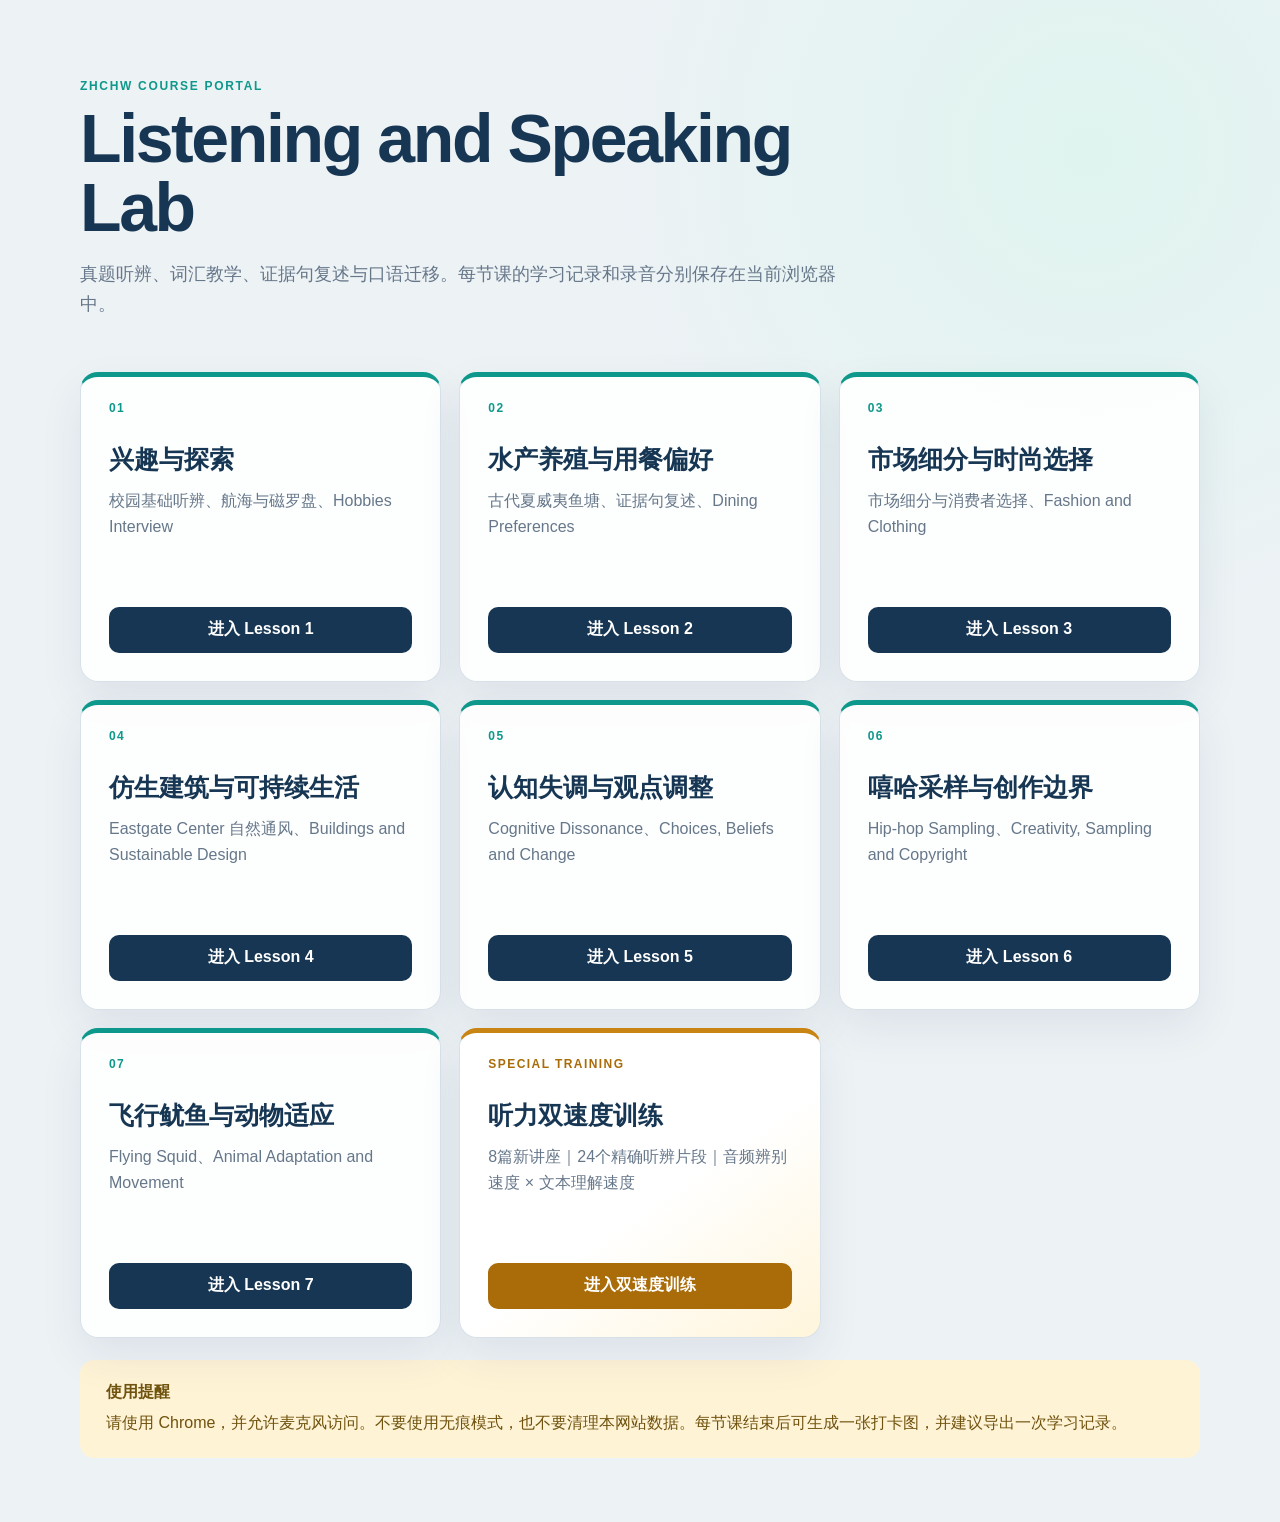
<file: index.html>
<!doctype html>
<html lang="zh-CN">
<head>
  <meta charset="utf-8">
  <meta name="viewport" content="width=device-width, initial-scale=1">
  <meta name="theme-color" content="#163653">
  <title>Zhcw Listening and Speaking Lab</title>
  <link rel="stylesheet" href="site.css?v=20261022-dual-speed">
</head>
<body>
  <main class="portal">
    <header>
      <span class="eyebrow">ZHCHW COURSE PORTAL</span>
      <h1>Listening and Speaking Lab</h1>
      <p>真题听辨、词汇教学、证据句复述与口语迁移。每节课的学习记录和录音分别保存在当前浏览器中。</p>
    </header>
    <section class="lesson-grid" aria-label="课程列表">
      <article class="lesson-card featured">
        <span class="number">01</span>
        <h2>兴趣与探索</h2>
        <p>校园基础听辨、航海与磁罗盘、Hobbies Interview</p>
        <a href="lesson1/">进入 Lesson 1</a>
      </article>
      <article class="lesson-card featured">
        <span class="number">02</span>
        <h2>水产养殖与用餐偏好</h2>
        <p>古代夏威夷鱼塘、证据句复述、Dining Preferences</p>
        <a href="lesson2/">进入 Lesson 2</a>
      </article>
      <article class="lesson-card featured">
        <span class="number">03</span>
        <h2>市场细分与时尚选择</h2>
        <p>市场细分与消费者选择、Fashion and Clothing</p>
        <a href="lesson3/">进入 Lesson 3</a>
      </article>
      <article class="lesson-card featured">
        <span class="number">04</span>
        <h2>仿生建筑与可持续生活</h2>
        <p>Eastgate Center 自然通风、Buildings and Sustainable Design</p>
        <a href="lesson4/">进入 Lesson 4</a>
      </article>
      <article class="lesson-card featured">
        <span class="number">05</span>
        <h2>认知失调与观点调整</h2>
        <p>Cognitive Dissonance、Choices, Beliefs and Change</p>
        <a href="lesson5/">进入 Lesson 5</a>
      </article>
      <article class="lesson-card featured">
        <span class="number">06</span>
        <h2>嘻哈采样与创作边界</h2>
        <p>Hip-hop Sampling、Creativity, Sampling and Copyright</p>
        <a href="lesson6/">进入 Lesson 6</a>
      </article>
      <article class="lesson-card featured">
        <span class="number">07</span>
        <h2>飞行鱿鱼与动物适应</h2>
        <p>Flying Squid、Animal Adaptation and Movement</p>
        <a href="lesson7/">进入 Lesson 7</a>
      </article>
      <article class="lesson-card featured speed-card">
        <span class="number">SPECIAL TRAINING</span>
        <h2>听力双速度训练</h2>
        <p>8篇新讲座｜24个精确听辨片段｜音频辨别速度 × 文本理解速度</p>
        <a href="speed-training/">进入双速度训练</a>
      </article>
    </section>
    <section class="note">
      <strong>使用提醒</strong>
      <p>请使用 Chrome，并允许麦克风访问。不要使用无痕模式，也不要清理本网站数据。每节课结束后可生成一张打卡图，并建议导出一次学习记录。</p>
    </section>
  </main>
</body>
</html>
</file>
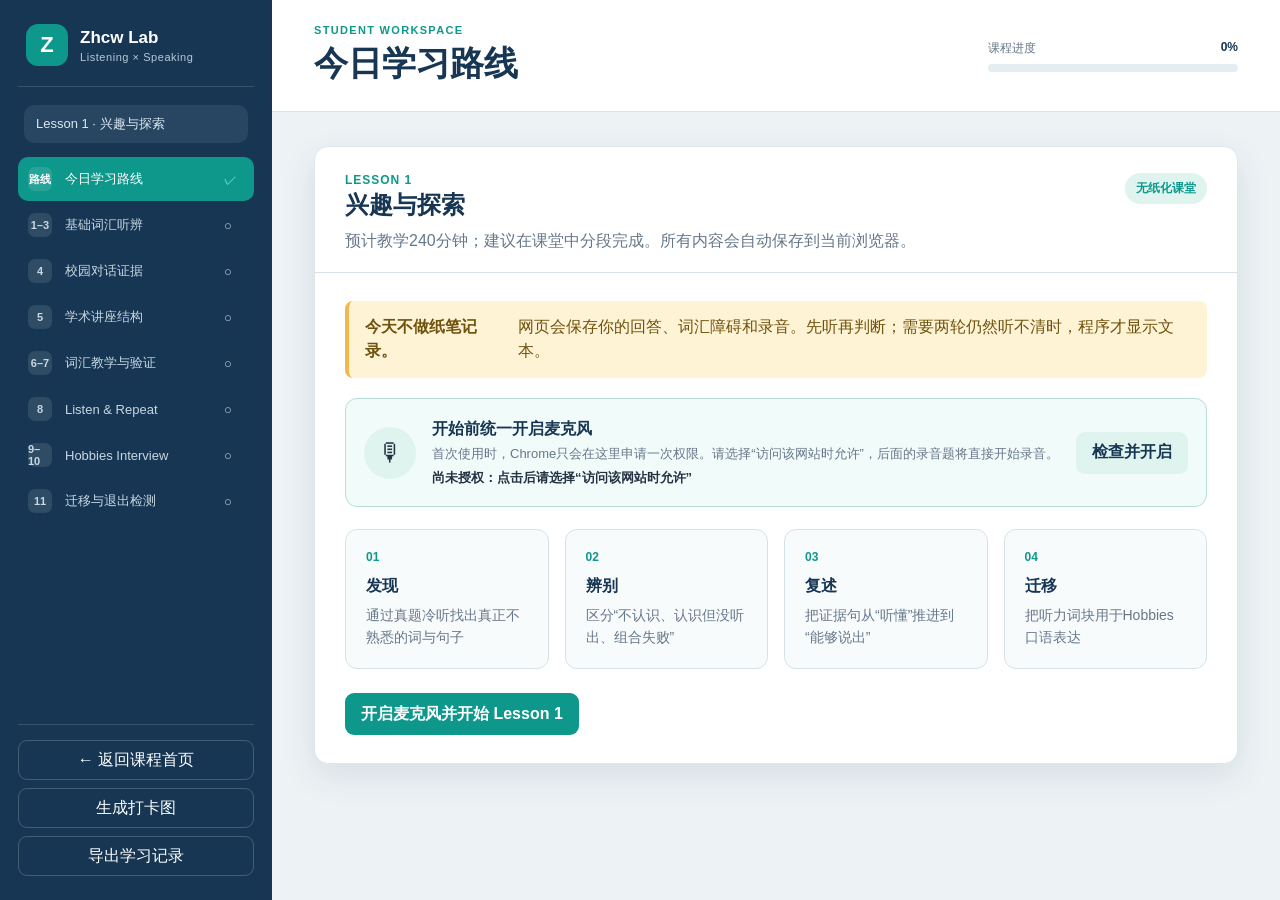
<file: lesson1/index.html>
<!doctype html>
<html lang="zh-CN">
<head>
  <meta charset="utf-8">
  <meta name="viewport" content="width=device-width, initial-scale=1">
  <meta name="theme-color" content="#163653">
  <title>Zhcw 听说训练工作台</title>
  <link rel="stylesheet" href="styles.css?v=20261017-student-flow">
</head>
<body>
  <div id="app" class="app-shell">
    <aside class="sidebar" aria-label="课程导航">
      <div class="brand">
        <div class="brand-mark">Z</div>
        <div>
          <strong>Zhcw Lab</strong>
          <span>Listening × Speaking</span>
        </div>
      </div>
      <div class="lesson-chip">Lesson 1 · 兴趣与探索</div>
      <nav id="task-nav" class="task-nav"></nav>
      <div class="side-actions">
        <a class="ghost-btn side-link" href="../">← 返回课程首页</a>
        <button class="ghost-btn" id="report-btn">生成打卡图</button>
        <button class="ghost-btn" id="export-btn">导出学习记录</button>
      </div>
    </aside>

    <main class="workspace">
      <header class="topbar">
        <button id="mobile-menu" class="icon-btn mobile-only" aria-label="打开导航">☰</button>
        <div>
          <div class="eyebrow" id="screen-eyebrow">STUDENT WORKSPACE</div>
          <h1 id="screen-title">今日学习路线</h1>
        </div>
        <div class="progress-wrap" aria-label="课程进度">
          <div class="progress-copy"><span>课程进度</span><strong id="progress-text">0%</strong></div>
          <div class="progress-track"><div id="progress-bar" class="progress-bar"></div></div>
        </div>
      </header>
      <section id="screen" class="screen" aria-live="polite"></section>
    </main>
  </div>

  <div id="toast" class="toast" role="status"></div>
  <script src="app.js?v=20261017-student-flow"></script>
</body>
</html>
</file>
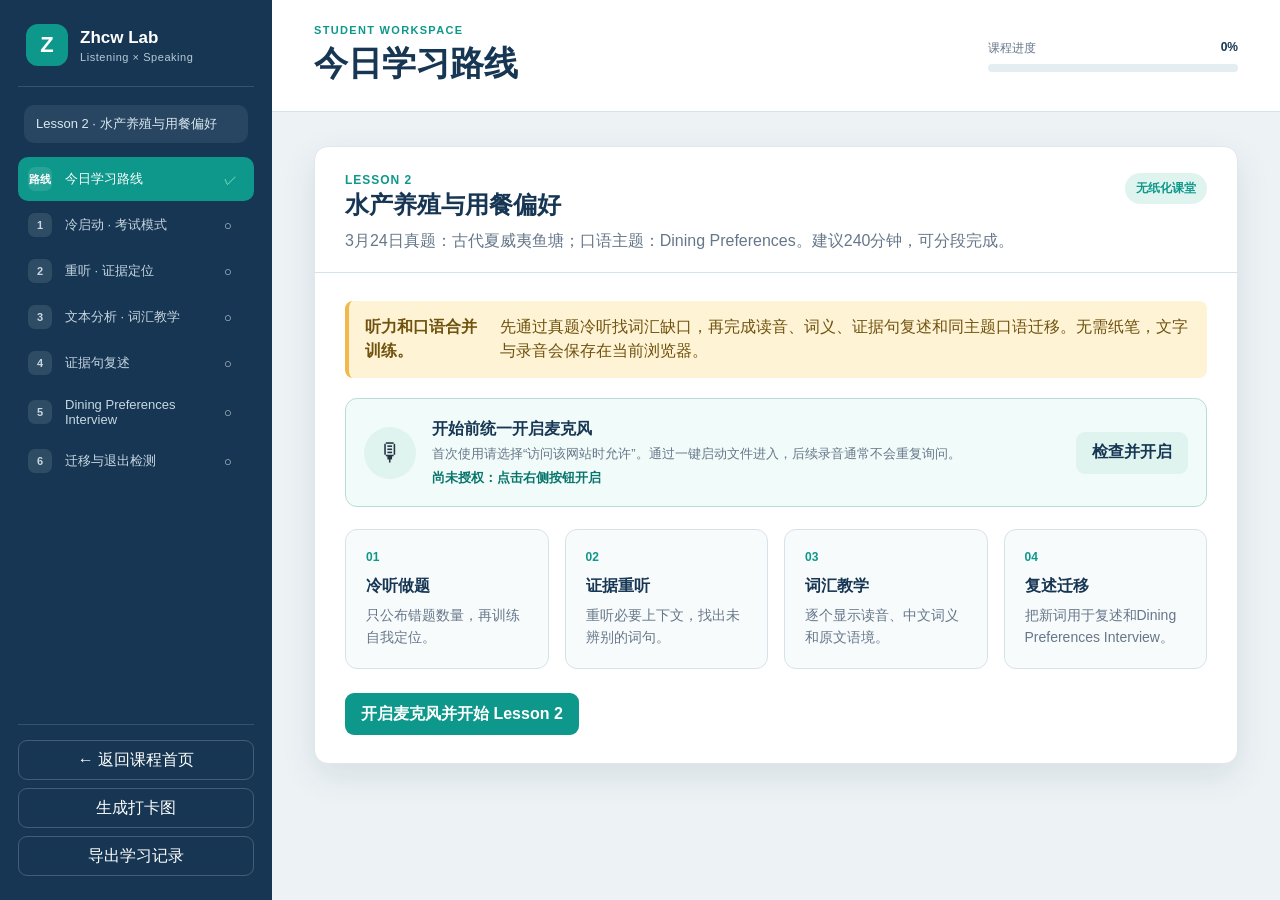
<file: lesson2/index.html>
<!doctype html>
<html lang="zh-CN">
<head>
  <meta charset="utf-8">
  <meta name="viewport" content="width=device-width, initial-scale=1">
  <meta name="theme-color" content="#163653">
  <title>Zhcw 听说训练工作台</title>
  <link rel="stylesheet" href="styles.css?v=20261017-student-flow">
</head>
<body>
  <div id="app" class="app-shell">
    <aside class="sidebar" aria-label="课程导航">
      <div class="brand">
        <div class="brand-mark">Z</div>
        <div>
          <strong>Zhcw Lab</strong>
          <span>Listening × Speaking</span>
        </div>
      </div>
      <div class="lesson-chip" id="lesson-chip">课程加载中…</div>
      <nav id="task-nav" class="task-nav"></nav>
      <div class="side-actions">
        <a class="ghost-btn side-link" href="../">← 返回课程首页</a>
        <button class="ghost-btn" id="report-btn">生成打卡图</button>
        <button class="ghost-btn" id="export-btn">导出学习记录</button>
      </div>
    </aside>

    <main class="workspace">
      <header class="topbar">
        <button id="mobile-menu" class="icon-btn mobile-only" aria-label="打开导航">☰</button>
        <div>
          <div class="eyebrow" id="screen-eyebrow">STUDENT WORKSPACE</div>
          <h1 id="screen-title">今日学习路线</h1>
        </div>
        <div class="progress-wrap" aria-label="课程进度">
          <div class="progress-copy"><span>课程进度</span><strong id="progress-text">0%</strong></div>
          <div class="progress-track"><div id="progress-bar" class="progress-bar"></div></div>
        </div>
      </header>
      <section id="screen" class="screen" aria-live="polite"></section>
    </main>
  </div>

  <div id="toast" class="toast" role="status"></div>
  <script src="lesson-config.js?v=20261014-2"></script>
  <script src="app.js?v=20261017-student-flow"></script>
</body>
</html>
</file>
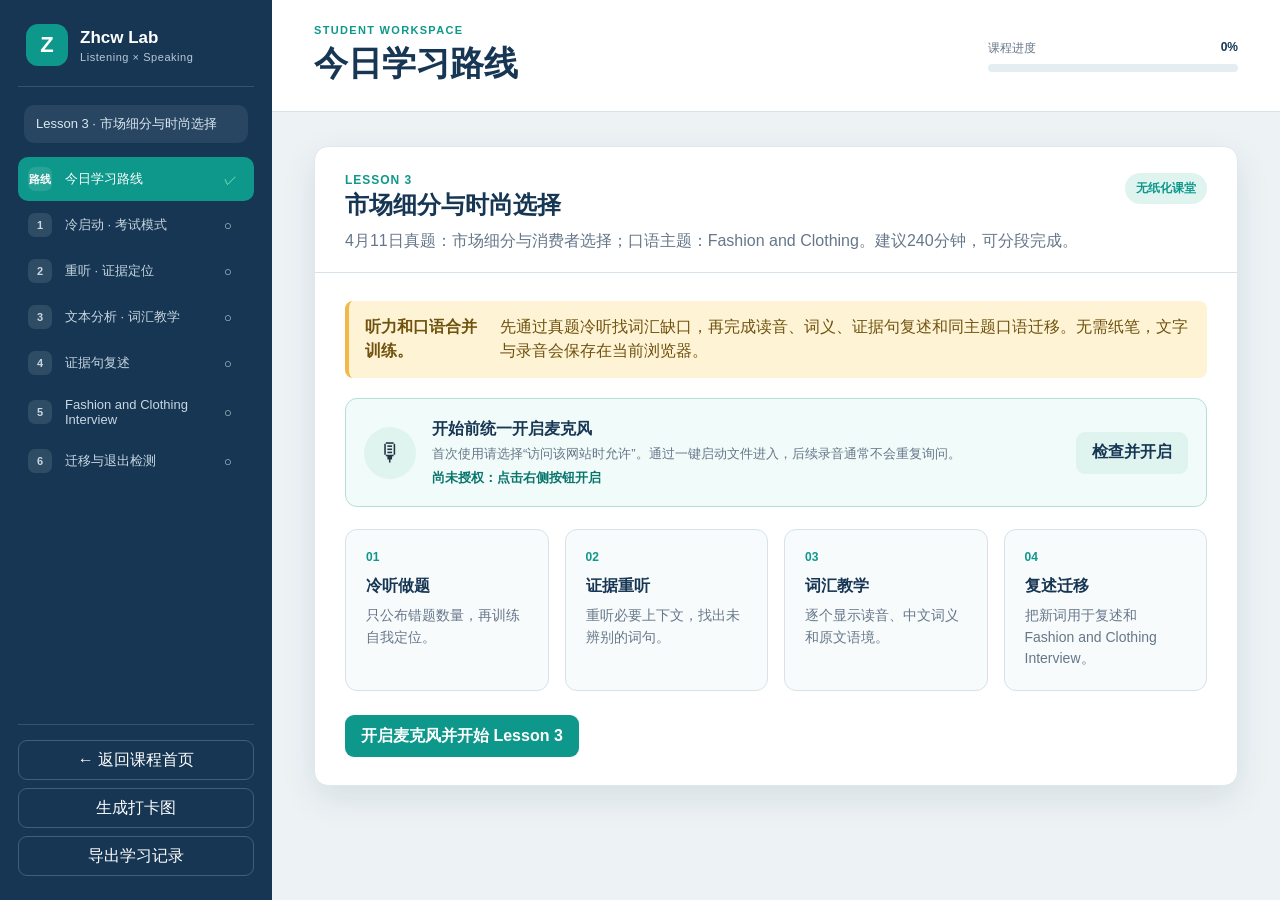
<file: lesson3/index.html>
<!doctype html>
<html lang="zh-CN">
<head>
  <meta charset="utf-8">
  <meta name="viewport" content="width=device-width, initial-scale=1">
  <meta name="theme-color" content="#163653">
  <title>Zhcw 听说训练工作台</title>
  <link rel="stylesheet" href="styles.css?v=20261017-student-flow">
</head>
<body>
  <div id="app" class="app-shell">
    <aside class="sidebar" aria-label="课程导航">
      <div class="brand">
        <div class="brand-mark">Z</div>
        <div>
          <strong>Zhcw Lab</strong>
          <span>Listening × Speaking</span>
        </div>
      </div>
      <div class="lesson-chip" id="lesson-chip">课程加载中…</div>
      <nav id="task-nav" class="task-nav"></nav>
      <div class="side-actions">
        <a class="ghost-btn side-link" href="../">← 返回课程首页</a>
        <button class="ghost-btn" id="report-btn">生成打卡图</button>
        <button class="ghost-btn" id="export-btn">导出学习记录</button>
      </div>
    </aside>

    <main class="workspace">
      <header class="topbar">
        <button id="mobile-menu" class="icon-btn mobile-only" aria-label="打开导航">☰</button>
        <div>
          <div class="eyebrow" id="screen-eyebrow">STUDENT WORKSPACE</div>
          <h1 id="screen-title">今日学习路线</h1>
        </div>
        <div class="progress-wrap" aria-label="课程进度">
          <div class="progress-copy"><span>课程进度</span><strong id="progress-text">0%</strong></div>
          <div class="progress-track"><div id="progress-bar" class="progress-bar"></div></div>
        </div>
      </header>
      <section id="screen" class="screen" aria-live="polite"></section>
    </main>
  </div>

  <div id="toast" class="toast" role="status"></div>
  <script src="lesson-config.js?v=20261014-3"></script>
  <script src="app.js?v=20261017-student-flow"></script>
</body>
</html>
</file>
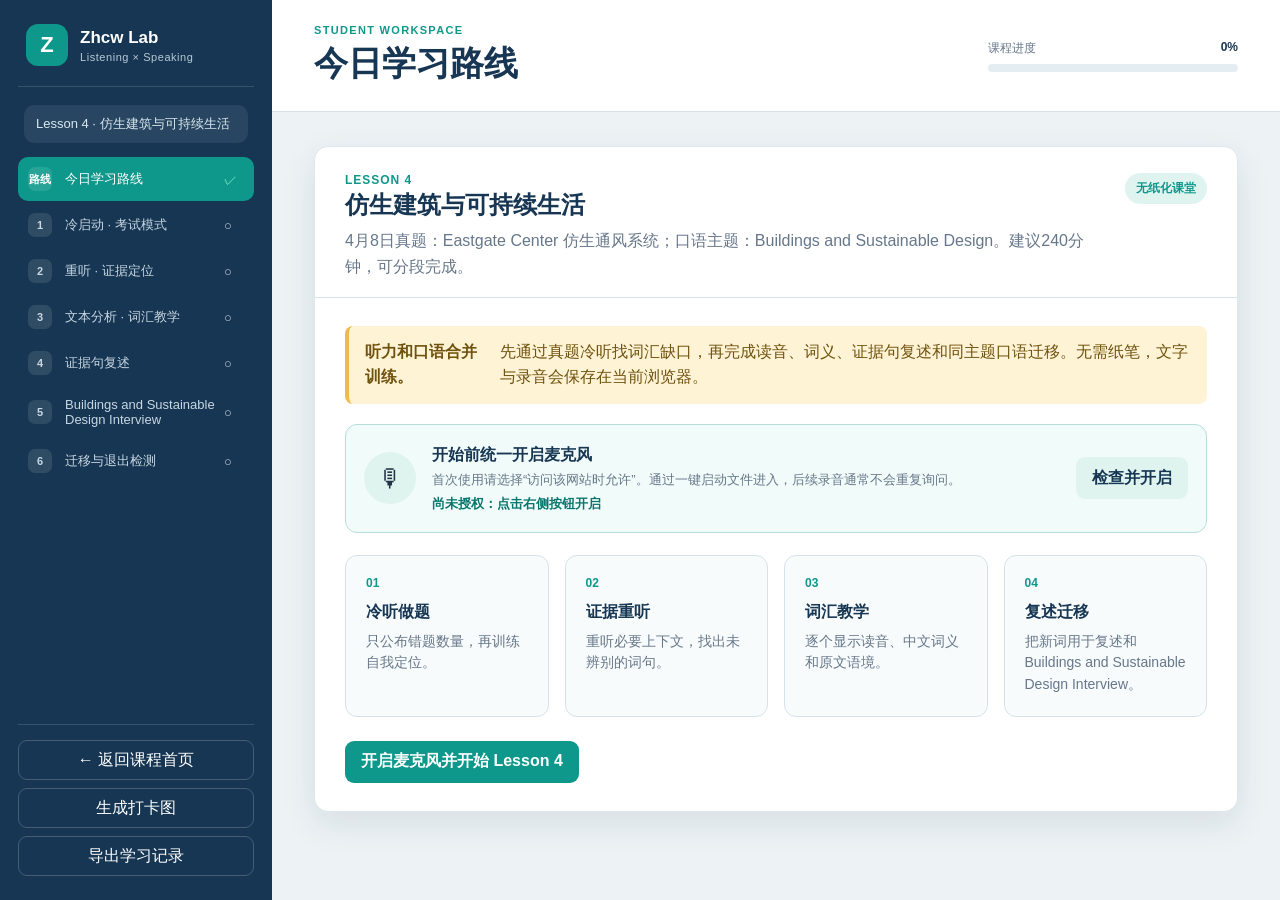
<file: lesson4/index.html>
<!doctype html>
<html lang="zh-CN">
<head>
  <meta charset="utf-8">
  <meta name="viewport" content="width=device-width, initial-scale=1">
  <meta name="theme-color" content="#163653">
  <title>Zhcw 听说训练工作台</title>
  <link rel="stylesheet" href="styles.css?v=20261017-student-flow">
</head>
<body>
  <div id="app" class="app-shell">
    <aside class="sidebar" aria-label="课程导航">
      <div class="brand">
        <div class="brand-mark">Z</div>
        <div>
          <strong>Zhcw Lab</strong>
          <span>Listening × Speaking</span>
        </div>
      </div>
      <div class="lesson-chip" id="lesson-chip">课程加载中…</div>
      <nav id="task-nav" class="task-nav"></nav>
      <div class="side-actions">
        <a class="ghost-btn side-link" href="../">← 返回课程首页</a>
        <button class="ghost-btn" id="report-btn">生成打卡图</button>
        <button class="ghost-btn" id="export-btn">导出学习记录</button>
      </div>
    </aside>

    <main class="workspace">
      <header class="topbar">
        <button id="mobile-menu" class="icon-btn mobile-only" aria-label="打开导航">☰</button>
        <div>
          <div class="eyebrow" id="screen-eyebrow">STUDENT WORKSPACE</div>
          <h1 id="screen-title">今日学习路线</h1>
        </div>
        <div class="progress-wrap" aria-label="课程进度">
          <div class="progress-copy"><span>课程进度</span><strong id="progress-text">0%</strong></div>
          <div class="progress-track"><div id="progress-bar" class="progress-bar"></div></div>
        </div>
      </header>
      <section id="screen" class="screen" aria-live="polite"></section>
    </main>
  </div>

  <div id="toast" class="toast" role="status"></div>
  <script src="lesson-config.js?v=20261016-4"></script>
  <script src="app.js?v=20261017-student-flow"></script>
</body>
</html>
</file>
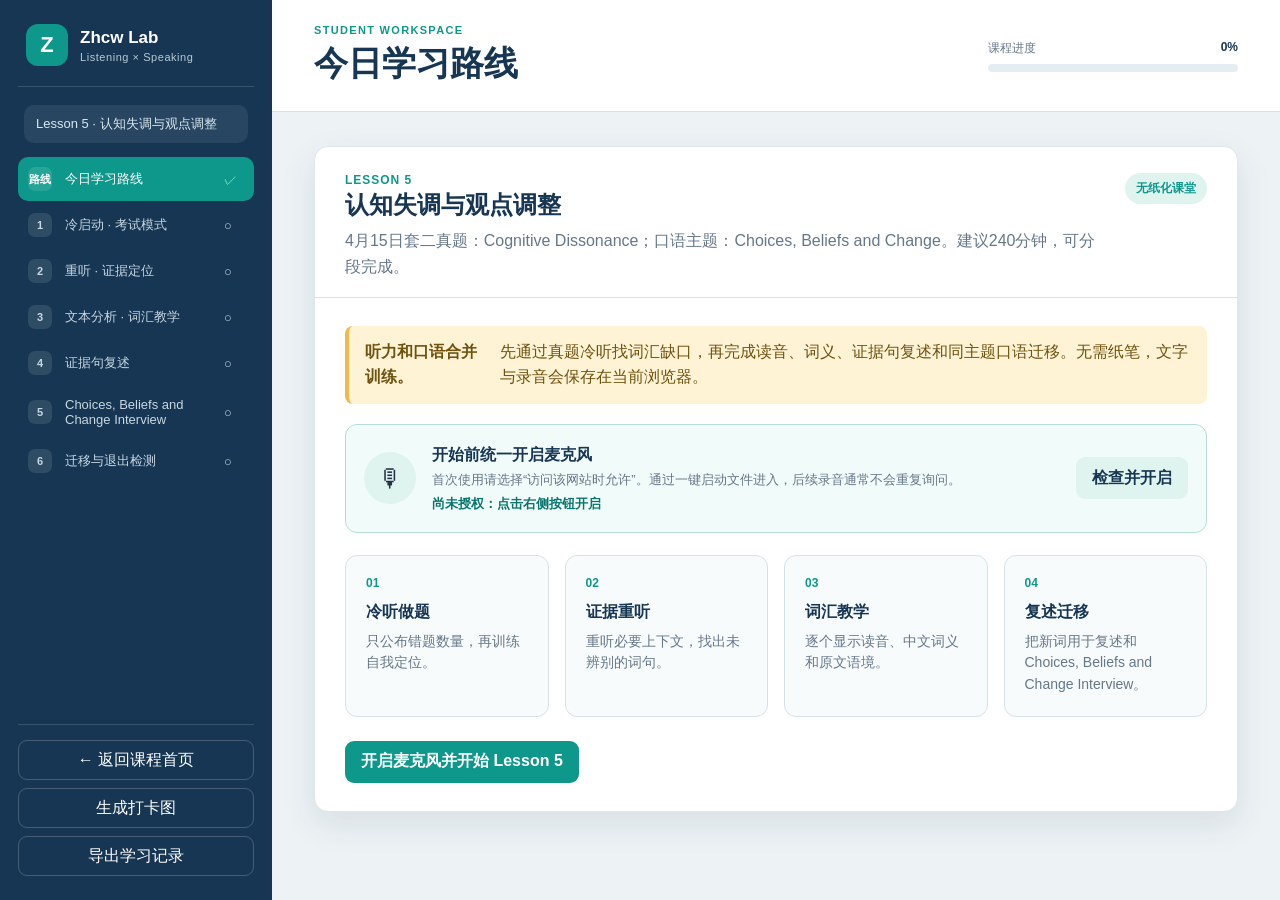
<file: lesson5/index.html>
<!doctype html>
<html lang="zh-CN">
<head>
  <meta charset="utf-8">
  <meta name="viewport" content="width=device-width, initial-scale=1">
  <meta name="theme-color" content="#163653">
  <title>Zhcw 听说训练工作台</title>
  <link rel="stylesheet" href="styles.css?v=20261017-student-flow">
</head>
<body>
  <div id="app" class="app-shell">
    <aside class="sidebar" aria-label="课程导航">
      <div class="brand">
        <div class="brand-mark">Z</div>
        <div>
          <strong>Zhcw Lab</strong>
          <span>Listening × Speaking</span>
        </div>
      </div>
      <div class="lesson-chip" id="lesson-chip">课程加载中…</div>
      <nav id="task-nav" class="task-nav"></nav>
      <div class="side-actions">
        <a class="ghost-btn side-link" href="../">← 返回课程首页</a>
        <button class="ghost-btn" id="report-btn">生成打卡图</button>
        <button class="ghost-btn" id="export-btn">导出学习记录</button>
      </div>
    </aside>

    <main class="workspace">
      <header class="topbar">
        <button id="mobile-menu" class="icon-btn mobile-only" aria-label="打开导航">☰</button>
        <div>
          <div class="eyebrow" id="screen-eyebrow">STUDENT WORKSPACE</div>
          <h1 id="screen-title">今日学习路线</h1>
        </div>
        <div class="progress-wrap" aria-label="课程进度">
          <div class="progress-copy"><span>课程进度</span><strong id="progress-text">0%</strong></div>
          <div class="progress-track"><div id="progress-bar" class="progress-bar"></div></div>
        </div>
      </header>
      <section id="screen" class="screen" aria-live="polite"></section>
    </main>
  </div>

  <div id="toast" class="toast" role="status"></div>
  <script src="lesson-config.js?v=20261016-5"></script>
  <script src="app.js?v=20261017-student-flow"></script>
</body>
</html>
</file>
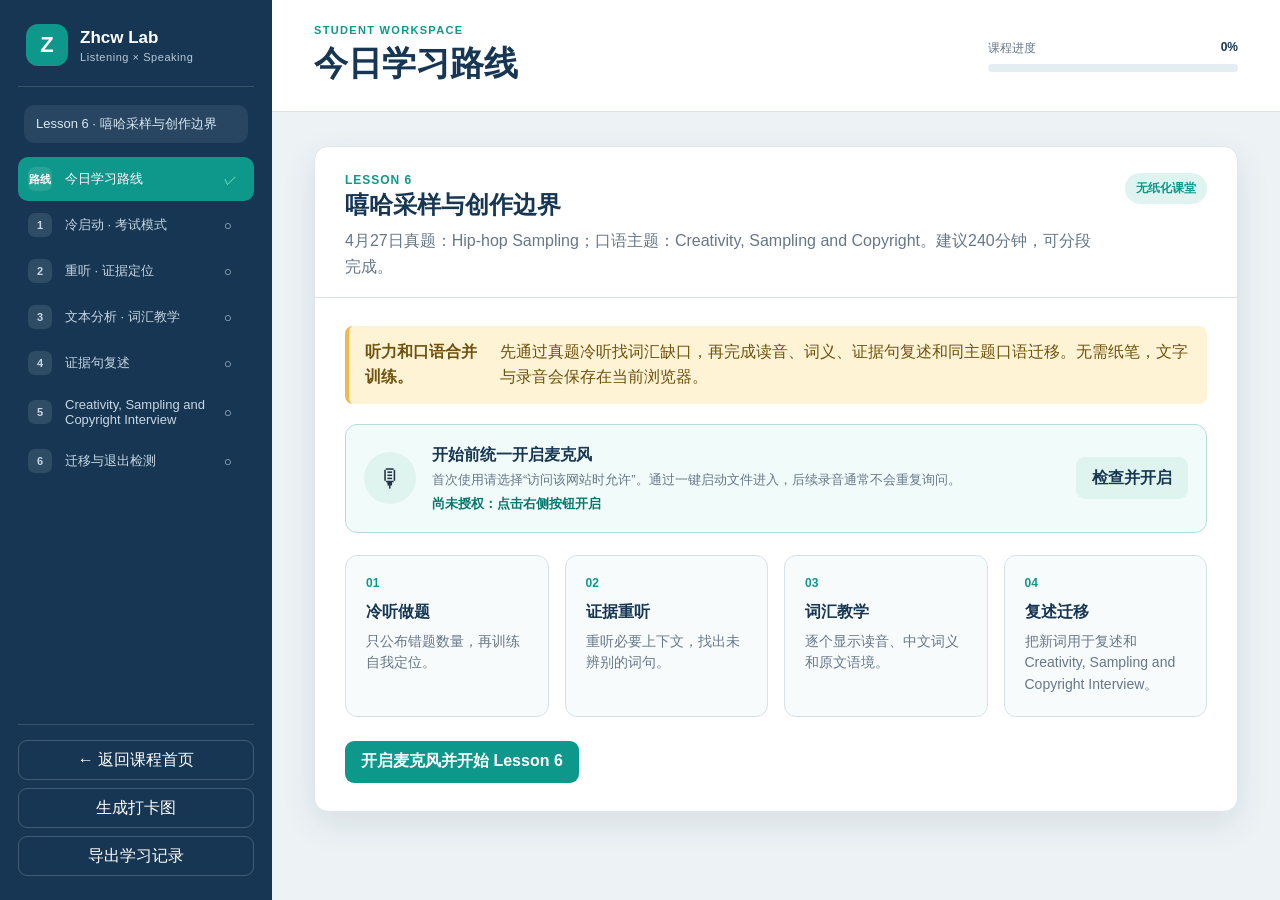
<file: lesson6/index.html>
<!doctype html>
<html lang="zh-CN">
<head>
  <meta charset="utf-8">
  <meta name="viewport" content="width=device-width, initial-scale=1">
  <meta name="theme-color" content="#163653">
  <title>Zhcw 听说训练工作台</title>
  <link rel="stylesheet" href="styles.css?v=20261017-student-flow">
</head>
<body>
  <div id="app" class="app-shell">
    <aside class="sidebar" aria-label="课程导航">
      <div class="brand">
        <div class="brand-mark">Z</div>
        <div>
          <strong>Zhcw Lab</strong>
          <span>Listening × Speaking</span>
        </div>
      </div>
      <div class="lesson-chip" id="lesson-chip">课程加载中…</div>
      <nav id="task-nav" class="task-nav"></nav>
      <div class="side-actions">
        <a class="ghost-btn side-link" href="../">← 返回课程首页</a>
        <button class="ghost-btn" id="report-btn">生成打卡图</button>
        <button class="ghost-btn" id="export-btn">导出学习记录</button>
      </div>
    </aside>

    <main class="workspace">
      <header class="topbar">
        <button id="mobile-menu" class="icon-btn mobile-only" aria-label="打开导航">☰</button>
        <div>
          <div class="eyebrow" id="screen-eyebrow">STUDENT WORKSPACE</div>
          <h1 id="screen-title">今日学习路线</h1>
        </div>
        <div class="progress-wrap" aria-label="课程进度">
          <div class="progress-copy"><span>课程进度</span><strong id="progress-text">0%</strong></div>
          <div class="progress-track"><div id="progress-bar" class="progress-bar"></div></div>
        </div>
      </header>
      <section id="screen" class="screen" aria-live="polite"></section>
    </main>
  </div>

  <div id="toast" class="toast" role="status"></div>
  <script src="lesson-config.js?v=20261017-6"></script>
  <script src="app.js?v=20261017-student-flow"></script>
</body>
</html>
</file>
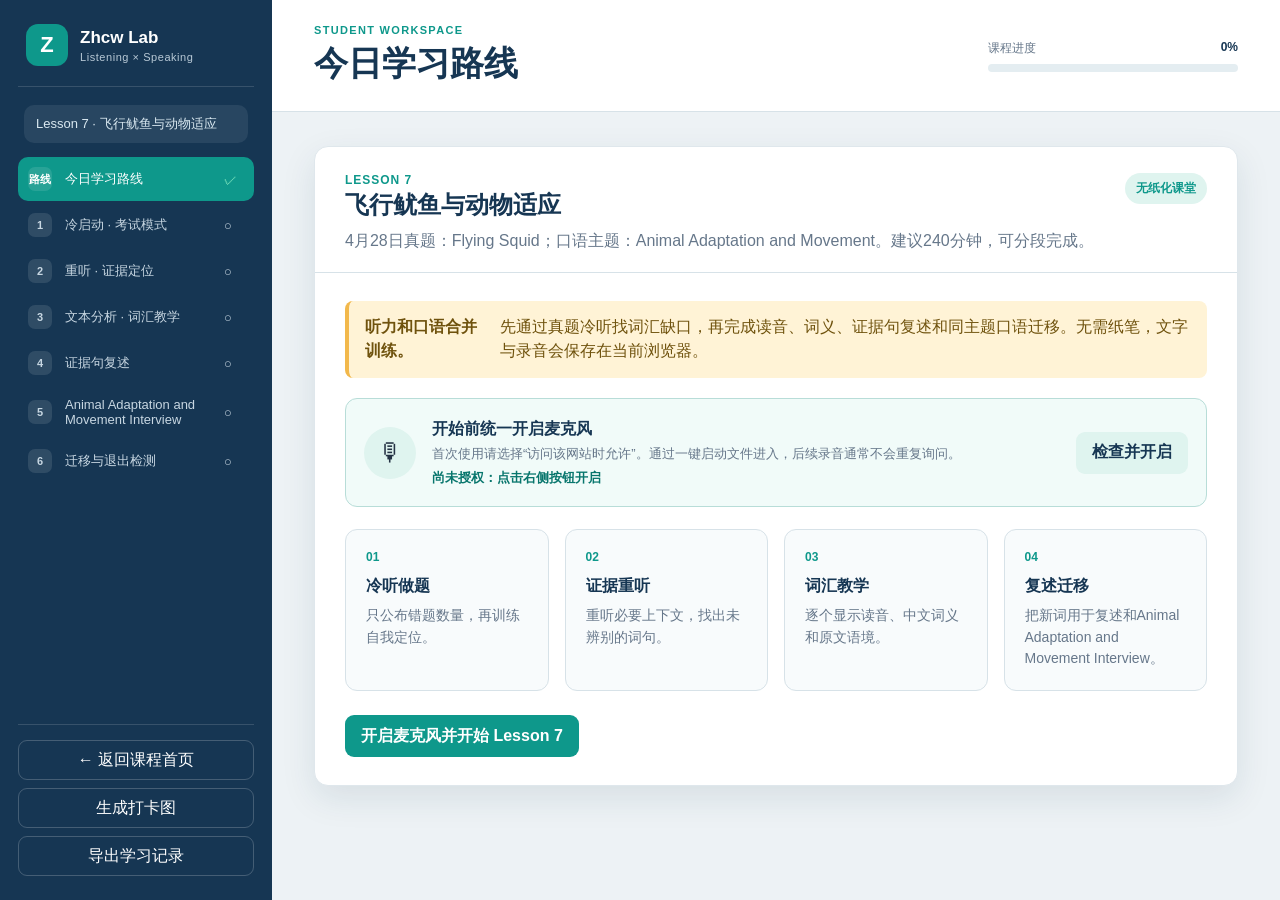
<file: lesson7/index.html>
<!doctype html>
<html lang="zh-CN">
<head>
  <meta charset="utf-8">
  <meta name="viewport" content="width=device-width, initial-scale=1">
  <meta name="theme-color" content="#163653">
  <title>Zhcw 听说训练工作台</title>
  <link rel="stylesheet" href="styles.css?v=20261017-student-flow">
</head>
<body>
  <div id="app" class="app-shell">
    <aside class="sidebar" aria-label="课程导航">
      <div class="brand">
        <div class="brand-mark">Z</div>
        <div>
          <strong>Zhcw Lab</strong>
          <span>Listening × Speaking</span>
        </div>
      </div>
      <div class="lesson-chip" id="lesson-chip">课程加载中…</div>
      <nav id="task-nav" class="task-nav"></nav>
      <div class="side-actions">
        <a class="ghost-btn side-link" href="../">← 返回课程首页</a>
        <button class="ghost-btn" id="report-btn">生成打卡图</button>
        <button class="ghost-btn" id="export-btn">导出学习记录</button>
      </div>
    </aside>

    <main class="workspace">
      <header class="topbar">
        <button id="mobile-menu" class="icon-btn mobile-only" aria-label="打开导航">☰</button>
        <div>
          <div class="eyebrow" id="screen-eyebrow">STUDENT WORKSPACE</div>
          <h1 id="screen-title">今日学习路线</h1>
        </div>
        <div class="progress-wrap" aria-label="课程进度">
          <div class="progress-copy"><span>课程进度</span><strong id="progress-text">0%</strong></div>
          <div class="progress-track"><div id="progress-bar" class="progress-bar"></div></div>
        </div>
      </header>
      <section id="screen" class="screen" aria-live="polite"></section>
    </main>
  </div>

  <div id="toast" class="toast" role="status"></div>
  <script src="lesson-config.js?v=20261017-7"></script>
  <script src="app.js?v=20261017-student-flow"></script>
</body>
</html>
</file>
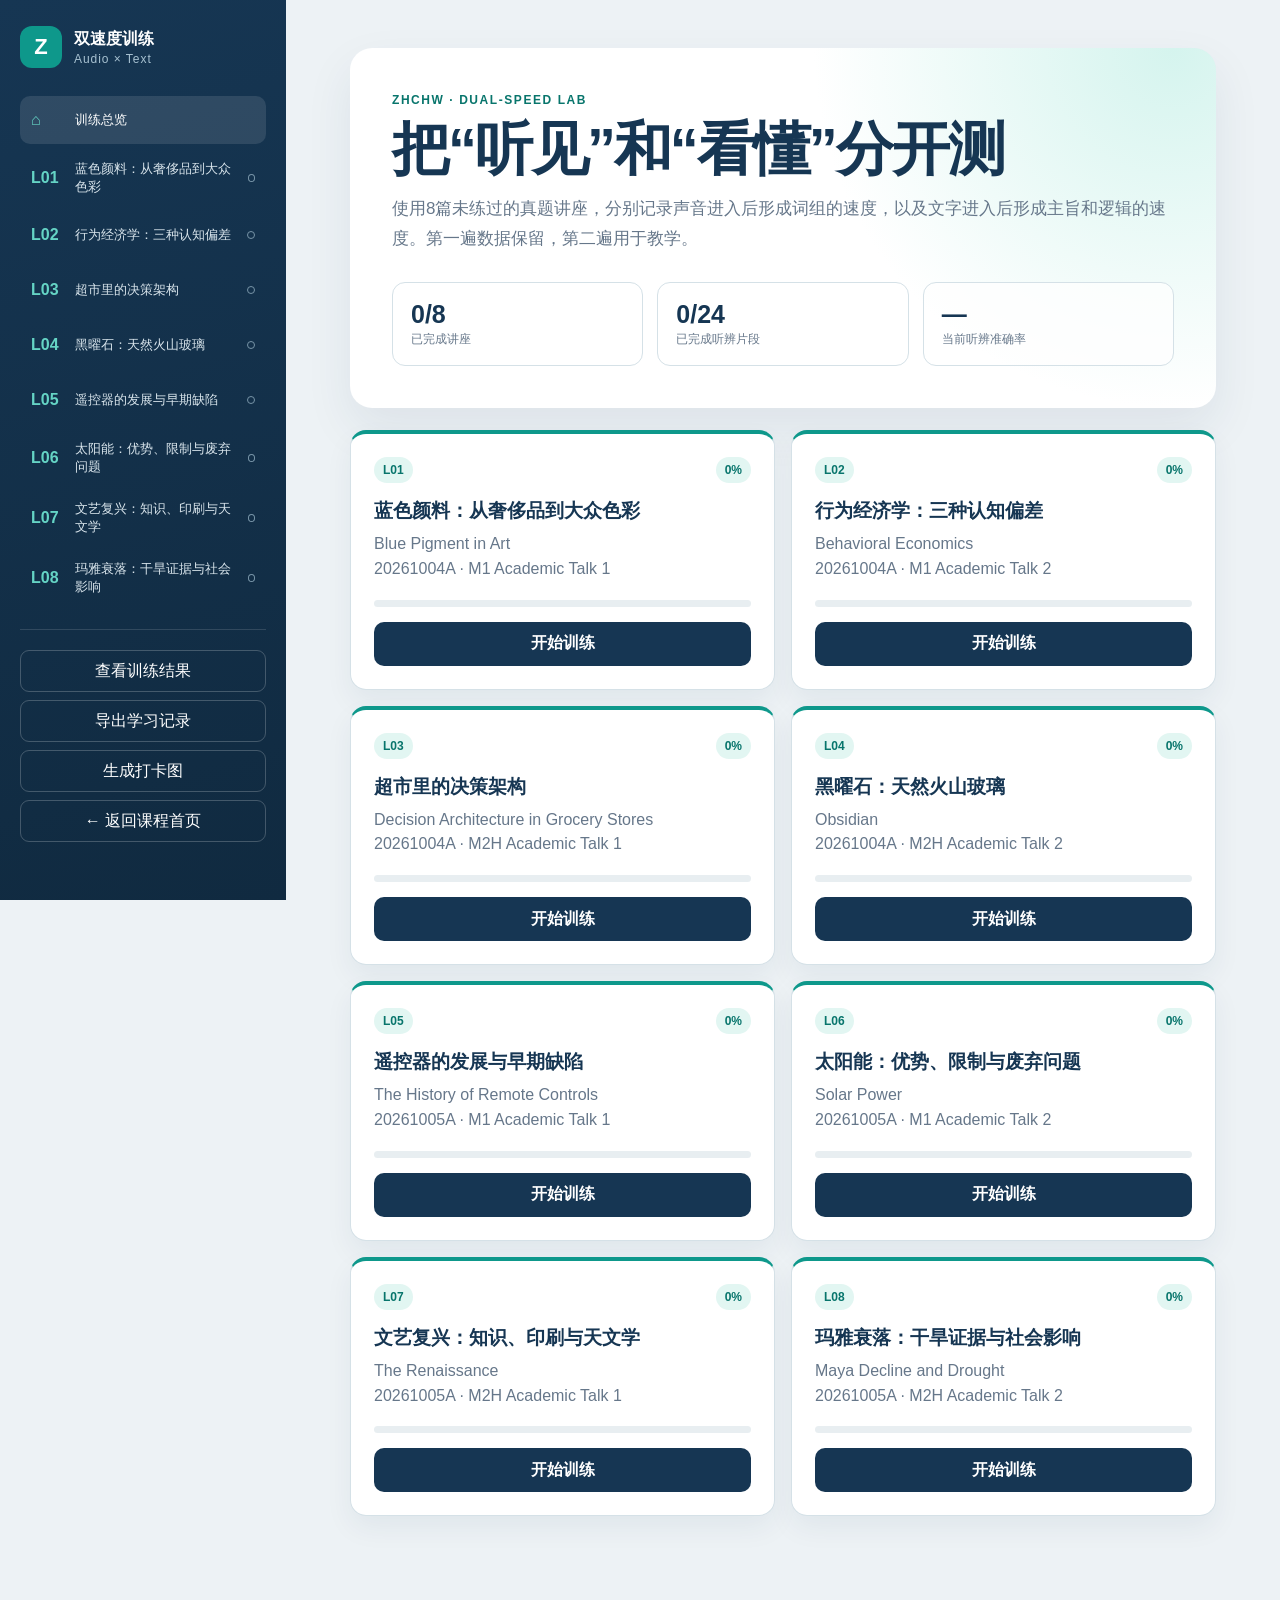
<file: speed-training/index.html>
<!doctype html>
<html lang="zh-CN">
<head>
  <meta charset="utf-8">
  <meta name="viewport" content="width=device-width, initial-scale=1">
  <meta name="theme-color" content="#163653">
  <title>Zhcw 双速度训练</title>
  <link rel="stylesheet" href="styles.css?v=20261022">
</head>
<body>
  <div class="app-shell">
    <aside class="sidebar" id="sidebar">
      <div class="brand">
        <span class="brand-mark">Z</span>
        <div><strong>双速度训练</strong><small>Audio × Text</small></div>
      </div>
      <nav id="lesson-nav" aria-label="双速度课程"></nav>
      <div class="side-actions">
        <button class="ghost" id="results-btn">查看训练结果</button>
        <button class="ghost" id="export-btn">导出学习记录</button>
        <button class="ghost" id="report-btn">生成打卡图</button>
        <a class="home-link" href="../">← 返回课程首页</a>
      </div>
    </aside>

    <main class="main">
      <button class="menu-btn" id="menu-btn" aria-label="打开课程菜单">☰</button>
      <section id="view"></section>
    </main>
  </div>

  <dialog id="report-modal" class="report-modal">
    <button class="modal-close" aria-label="关闭">×</button>
    <h2>学习打卡图</h2>
    <p>保存图片后即可分享本次训练记录。</p>
    <img class="report-preview" alt="双速度训练打卡图预览">
    <button class="primary" id="download-report">下载打卡图</button>
  </dialog>

  <template id="record-template">
    <div class="recorder" data-recording-key="">
      <button class="record-btn" type="button">● 开始口述</button>
      <span class="record-status">尚未录音</span>
      <audio class="record-playback" controls hidden></audio>
    </div>
  </template>

  <script src="data.js?v=20261022"></script>
  <script src="app.js?v=20261022"></script>
</body>
</html>
</file>
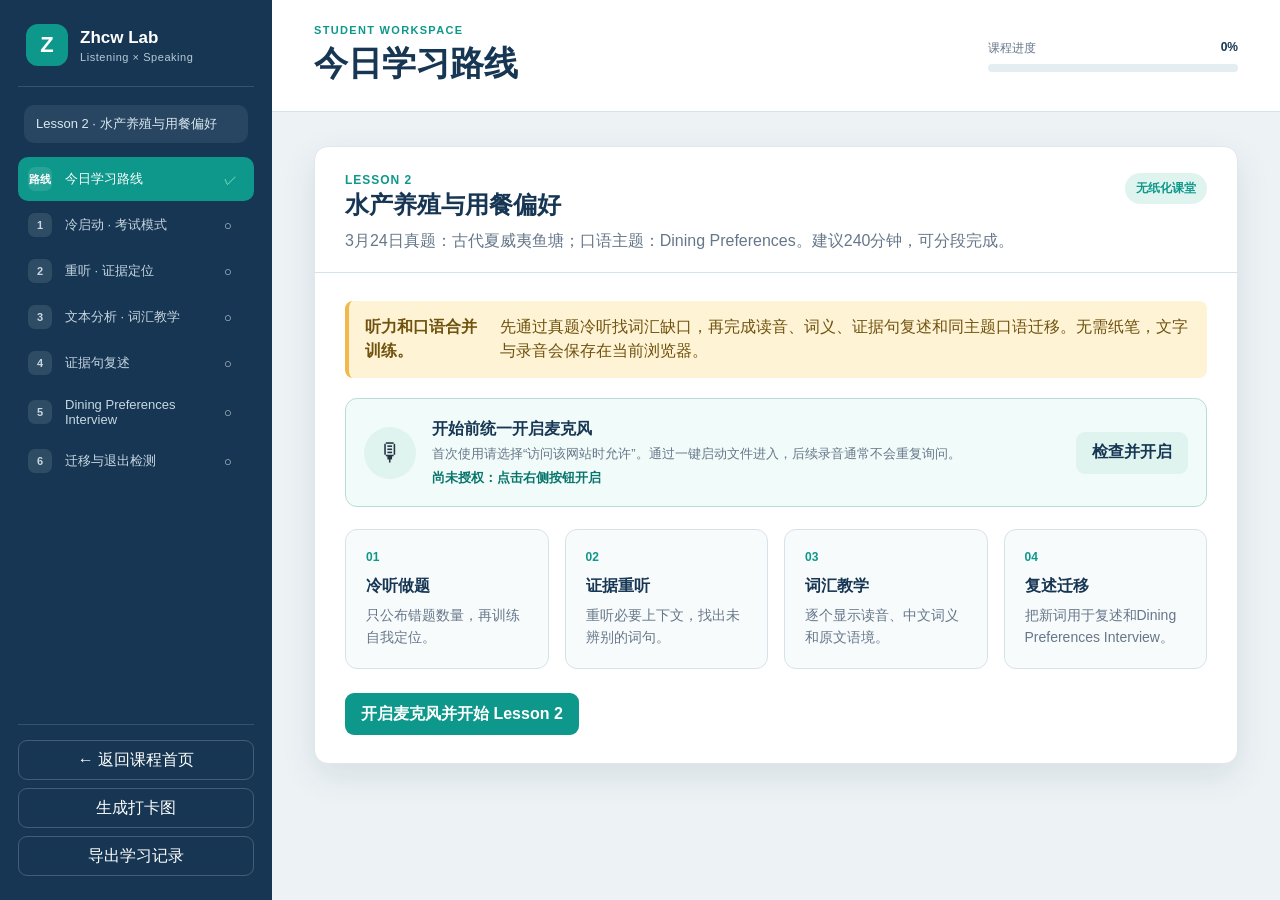
<file: lesson2/开始使用.html>
<!doctype html>
<html lang="zh-CN">
<head>
  <meta charset="utf-8">
  <meta name="viewport" content="width=device-width, initial-scale=1">
  <meta name="theme-color" content="#163653">
  <title>Zhcw 听说训练工作台</title>
  <link rel="stylesheet" href="styles.css?v=20261017-student-flow">
</head>
<body>
  <div id="app" class="app-shell">
    <aside class="sidebar" aria-label="课程导航">
      <div class="brand">
        <div class="brand-mark">Z</div>
        <div>
          <strong>Zhcw Lab</strong>
          <span>Listening × Speaking</span>
        </div>
      </div>
      <div class="lesson-chip" id="lesson-chip">课程加载中…</div>
      <nav id="task-nav" class="task-nav"></nav>
      <div class="side-actions">
        <a class="ghost-btn side-link" href="../">← 返回课程首页</a>
        <button class="ghost-btn" id="report-btn">生成打卡图</button>
        <button class="ghost-btn" id="export-btn">导出学习记录</button>
      </div>
    </aside>

    <main class="workspace">
      <header class="topbar">
        <button id="mobile-menu" class="icon-btn mobile-only" aria-label="打开导航">☰</button>
        <div>
          <div class="eyebrow" id="screen-eyebrow">STUDENT WORKSPACE</div>
          <h1 id="screen-title">今日学习路线</h1>
        </div>
        <div class="progress-wrap" aria-label="课程进度">
          <div class="progress-copy"><span>课程进度</span><strong id="progress-text">0%</strong></div>
          <div class="progress-track"><div id="progress-bar" class="progress-bar"></div></div>
        </div>
      </header>
      <section id="screen" class="screen" aria-live="polite"></section>
    </main>
  </div>

  <div id="toast" class="toast" role="status"></div>
  <script src="lesson-config.js"></script>
  <script src="app.js?v=20261017-student-flow"></script>
</body>
</html>
</file>
<file: site.css>
:root {
  --navy: #163653;
  --teal: #0e988b;
  --paper: #ffffff;
  --canvas: #edf2f5;
  --ink: #243244;
  --muted: #66778a;
  --line: #d7e2e8;
}
* { box-sizing: border-box; }
body { margin: 0; min-height: 100vh; background: radial-gradient(circle at 85% 10%, #dff4ef, transparent 28%), var(--canvas); color: var(--ink); font-family: "PingFang SC", "Microsoft YaHei", Inter, Arial, sans-serif; }
.portal { width: min(1120px, calc(100% - 40px)); margin: 0 auto; padding: 76px 0 64px; }
header { max-width: 760px; }
.eyebrow { color: var(--teal); font-size: 12px; font-weight: 800; letter-spacing: .14em; }
h1 { margin: 10px 0 16px; color: var(--navy); font-size: clamp(38px, 6vw, 68px); line-height: 1.02; letter-spacing: -.035em; }
header p { margin: 0; color: var(--muted); font-size: 18px; line-height: 1.7; }
.lesson-grid { display: grid; grid-template-columns: repeat(3, 1fr); gap: 18px; margin-top: 52px; }
.lesson-card { min-height: 310px; display: flex; flex-direction: column; padding: 28px; border: 1px solid var(--line); border-radius: 18px; background: rgba(255,255,255,.9); box-shadow: 0 18px 44px rgba(22,54,83,.08); }
.lesson-card.featured { border-top: 5px solid var(--teal); padding-top: 24px; }
.lesson-card.speed-card { border-top-color: #c98513; background: linear-gradient(145deg, #fff 55%, #fff5db); }
.lesson-card.speed-card .number { color: #a96c08; }
.lesson-card.speed-card a { background: #a96c08; }
.lesson-card.speed-card a:hover { background: #805106; }
.number { color: var(--teal); font-size: 12px; font-weight: 800; letter-spacing: .12em; }
h2 { margin: 28px 0 12px; color: var(--navy); font-size: 25px; }
.lesson-card p { margin: 0; color: var(--muted); line-height: 1.65; }
.lesson-card a { display: inline-flex; align-items: center; justify-content: center; min-height: 46px; margin-top: auto; border-radius: 10px; background: var(--navy); color: white; text-decoration: none; font-weight: 750; }
.lesson-card a:hover { background: var(--teal); }
.note { margin-top: 22px; padding: 22px 26px; border-radius: 14px; background: #fff3d6; color: #6f520d; }
.note p { margin: 7px 0 0; line-height: 1.6; }
@media (max-width: 820px) { .portal { padding-top: 42px; } .lesson-grid { grid-template-columns: 1fr; } .lesson-card { min-height: 240px; } }
</file>
<file: lesson1/styles.css>
:root {
  --navy: #163653;
  --navy-2: #244d6d;
  --teal: #0e988b;
  --teal-light: #dff4ef;
  --amber: #f2b84b;
  --amber-light: #fff3d6;
  --coral: #ed6a5e;
  --coral-light: #fde9e6;
  --ink: #243244;
  --muted: #66778a;
  --line: #d7e2e8;
  --paper: #ffffff;
  --canvas: #edf2f5;
  --success: #2c8a60;
  --shadow: 0 12px 34px rgba(22, 54, 83, .10);
}

* { box-sizing: border-box; }
html, body { margin: 0; min-height: 100%; background: var(--canvas); color: var(--ink); font-family: "PingFang SC", "Microsoft YaHei", Inter, Arial, sans-serif; }
button, input, textarea, select { font: inherit; }
button { cursor: pointer; }

.app-shell { min-height: 100vh; display: grid; grid-template-columns: 272px minmax(0, 1fr); }
.sidebar { position: sticky; top: 0; height: 100vh; padding: 24px 18px; background: var(--navy); color: white; display: flex; flex-direction: column; z-index: 20; }
.brand { display: flex; align-items: center; gap: 12px; padding: 0 8px 20px; border-bottom: 1px solid rgba(255,255,255,.14); }
.brand-mark { width: 42px; height: 42px; border-radius: 12px; display: grid; place-items: center; background: var(--teal); font-weight: 800; font-size: 22px; }
.brand strong { display: block; font-size: 17px; }
.brand span { display: block; margin-top: 3px; font-size: 11px; color: #b8c9d6; letter-spacing: .05em; }
.lesson-chip { margin: 18px 6px 10px; padding: 10px 12px; border-radius: 10px; background: rgba(255,255,255,.08); color: #d9e8f0; font-size: 13px; }
.task-nav { overflow-y: auto; padding: 2px 0 14px; scrollbar-width: thin; }
.nav-item { width: 100%; display: grid; grid-template-columns: 28px 1fr 20px; align-items: center; gap: 9px; border: 0; border-radius: 10px; padding: 10px 10px; color: #c8d7e2; background: transparent; text-align: left; font-size: 13px; margin: 2px 0; }
.nav-item:hover { background: rgba(255,255,255,.08); }
.nav-item.active { color: white; background: var(--teal); }
.nav-num { width: 24px; height: 24px; display: grid; place-items: center; border-radius: 7px; background: rgba(255,255,255,.11); font-size: 11px; font-weight: 700; }
.nav-item.done .nav-status { color: #8ef0c6; }
.side-actions { margin-top: auto; display: grid; gap: 8px; border-top: 1px solid rgba(255,255,255,.14); padding-top: 15px; }
.ghost-btn { min-height: 40px; border: 1px solid rgba(255,255,255,.2); color: white; background: transparent; border-radius: 9px; }
.ghost-btn:hover { background: rgba(255,255,255,.08); }

.workspace { min-width: 0; }
.topbar { min-height: 112px; display: flex; align-items: center; gap: 24px; padding: 24px 42px; background: var(--paper); border-bottom: 1px solid var(--line); position: sticky; top: 0; z-index: 15; }
.eyebrow { color: var(--teal); font-size: 11px; font-weight: 800; letter-spacing: .12em; }
.topbar h1 { margin: 5px 0 0; font-size: clamp(24px, 3vw, 34px); color: var(--navy); }
.progress-wrap { margin-left: auto; width: min(250px, 28vw); }
.progress-copy { display: flex; justify-content: space-between; font-size: 12px; color: var(--muted); margin-bottom: 7px; }
.progress-copy strong { color: var(--navy); }
.progress-track { height: 8px; border-radius: 99px; background: #e4edf1; overflow: hidden; }
.progress-bar { width: 0; height: 100%; border-radius: inherit; background: linear-gradient(90deg, var(--teal), #54c8af); transition: width .25s ease; }
.screen { padding: 34px 42px 64px; max-width: 1240px; margin: 0 auto; }

.paper { background: var(--paper); border: 1px solid #dfe7ec; border-radius: 14px; box-shadow: var(--shadow); overflow: hidden; margin-bottom: 22px; }
.paper-head { display: flex; align-items: flex-start; justify-content: space-between; gap: 20px; padding: 26px 30px 18px; border-bottom: 1px solid var(--line); }
.paper-head h2 { margin: 2px 0 7px; color: var(--navy); font-size: 24px; }
.paper-head p { margin: 0; color: var(--muted); line-height: 1.6; }
.paper-body { padding: 28px 30px; }
.kicker { color: var(--teal); font-size: 12px; font-weight: 800; letter-spacing: .08em; }
.badge { padding: 7px 11px; border-radius: 99px; background: var(--teal-light); color: var(--teal); white-space: nowrap; font-size: 12px; font-weight: 700; }
.badge.amber { background: var(--amber-light); color: #885c04; }
.badge.coral { background: var(--coral-light); color: #a0443b; }

.route-grid, .metric-grid, .three-grid, .two-grid { display: grid; gap: 16px; }
.route-grid { grid-template-columns: repeat(4, 1fr); }
.metric-grid { grid-template-columns: repeat(4, 1fr); }
.three-grid { grid-template-columns: repeat(3, 1fr); }
.two-grid { grid-template-columns: repeat(2, 1fr); }
.route-card, .metric-card, .soft-card { padding: 20px; border: 1px solid var(--line); border-radius: 12px; background: #f8fbfc; }
.route-card strong, .soft-card strong { display: block; color: var(--navy); margin-bottom: 8px; }
.route-card p, .soft-card p { margin: 0; color: var(--muted); line-height: 1.55; font-size: 14px; }
.route-index { color: var(--teal); font-size: 12px; font-weight: 800; margin-bottom: 12px; }
.metric-card span { display: block; color: var(--muted); font-size: 12px; }
.metric-card strong { display: block; color: var(--navy); font-size: 28px; margin-top: 6px; }

.instruction { display: flex; gap: 12px; padding: 14px 16px; border-left: 4px solid var(--amber); background: var(--amber-light); color: #6f520d; border-radius: 8px; margin-bottom: 20px; line-height: 1.55; }
.permission-card { display: grid; grid-template-columns: 52px 1fr auto; gap: 16px; align-items: center; padding: 18px; margin-bottom: 22px; border: 1px solid #b8ddd8; border-radius: 12px; background: #f1fbf9; }
.permission-icon { width: 52px; height: 52px; display: grid; place-items: center; border-radius: 50%; background: var(--teal-light); font-size: 25px; }
.permission-copy { display: grid; gap: 5px; line-height: 1.45; }
.permission-copy strong { color: var(--navy); }
.permission-copy > span:not(.permission-status) { color: var(--muted); font-size: 13px; }
.permission-status { color: var(--teal-dark); font-size: 13px; font-weight: 700; }
.permission-status[data-state="denied"], .permission-status[data-state="error"] { color: var(--coral); }
.control-row { display: flex; align-items: center; gap: 10px; flex-wrap: wrap; }
.primary-btn, .secondary-btn, .danger-btn, .small-btn { border: 0; border-radius: 9px; min-height: 42px; padding: 0 16px; font-weight: 700; }
.primary-btn { color: white; background: var(--teal); }
.primary-btn:hover { background: #0b8277; }
.secondary-btn { color: var(--navy); background: var(--teal-light); }
.danger-btn { color: #a13f36; background: var(--coral-light); }
.small-btn { min-height: 34px; padding: 0 12px; font-size: 13px; color: var(--navy); background: #edf3f6; }
.primary-btn:disabled, .secondary-btn:disabled { opacity: .45; cursor: not-allowed; }

.audio-panel { display: grid; grid-template-columns: 46px 1fr auto; gap: 13px; align-items: center; padding: 15px; border: 1px solid var(--line); background: #f6fafb; border-radius: 11px; margin-bottom: 18px; }
.audio-icon { width: 46px; height: 46px; display: grid; place-items: center; color: white; background: var(--navy); border-radius: 50%; font-size: 18px; }
.audio-panel audio { width: 100%; min-width: 180px; }
.play-count { color: var(--muted); font-size: 12px; white-space: nowrap; }

.field { margin-bottom: 18px; }
.field label, .field-label { display: block; color: var(--navy); font-weight: 700; font-size: 14px; margin-bottom: 8px; }
.field input, .field textarea, .field select, .input { width: 100%; border: 1px solid #cbd8df; border-radius: 9px; background: white; color: var(--ink); padding: 12px 13px; outline: none; }
.field input:focus, .field textarea:focus, .field select:focus { border-color: var(--teal); box-shadow: 0 0 0 3px rgba(14,152,139,.12); }
.field textarea { min-height: 88px; resize: vertical; line-height: 1.55; }
.choice-row { display: flex; gap: 9px; flex-wrap: wrap; }
.choice { position: relative; }
.choice input { position: absolute; opacity: 0; pointer-events: none; }
.choice span { display: block; padding: 9px 13px; border: 1px solid var(--line); border-radius: 9px; background: white; color: var(--muted); font-size: 13px; }
.choice input:checked + span { color: var(--teal); border-color: var(--teal); background: var(--teal-light); font-weight: 700; }

.question-card { border: 1px solid var(--line); border-radius: 12px; padding: 20px; margin-bottom: 15px; background: white; }
.question-card header { display: flex; align-items: center; justify-content: space-between; gap: 14px; margin-bottom: 14px; }
.question-card h3 { margin: 0; color: var(--navy); font-size: 17px; }
.question-text { font-size: 19px; color: var(--navy); line-height: 1.5; margin: 8px 0 18px; }
.status-dot { display: inline-flex; align-items: center; gap: 5px; font-size: 12px; color: var(--muted); }
.status-dot::before { content: ''; width: 8px; height: 8px; border-radius: 50%; background: #b8c6ce; }
.status-dot.done::before { background: var(--success); }
.result-box { margin-top: 14px; padding: 14px 16px; border-radius: 9px; background: #f1f6f8; color: var(--ink); line-height: 1.6; }
.result-box.good { background: #e3f4ea; color: #226a49; }
.result-box.review { background: var(--coral-light); color: #8d3b34; }
.transcript { margin-top: 12px; padding: 16px; border-radius: 9px; border: 1px dashed #b9cbd5; background: #fbfdfd; font-size: 16px; line-height: 1.65; color: var(--navy); }
.word-diff .hit { color: var(--success); }
.word-diff .miss { color: var(--coral); text-decoration: underline; text-decoration-style: wavy; }

.phase-tabs { display: flex; gap: 8px; border-bottom: 1px solid var(--line); padding: 0 30px; background: #fbfcfd; }
.phase-tab { padding: 14px 4px 12px; margin-right: 20px; color: var(--muted); background: none; border: 0; border-bottom: 3px solid transparent; font-weight: 700; }
.phase-tab.active { color: var(--teal); border-bottom-color: var(--teal); }
.phase-tab:disabled { opacity: .4; cursor: not-allowed; }

.vocab-grid { display: grid; grid-template-columns: repeat(3, 1fr); gap: 12px; }
.vocab-card { border: 1px solid var(--line); border-radius: 11px; background: white; padding: 16px; }
.vocab-card h3 { margin: 0 0 6px; font-size: 17px; color: var(--navy); }
.vocab-card p { margin: 0 0 12px; font-size: 13px; color: var(--muted); min-height: 20px; }
.vocab-card .choice-row { gap: 5px; }
.vocab-card .choice span { padding: 7px 9px; font-size: 12px; }
.vocab-pager { display: grid; grid-template-columns: 140px 1fr 140px; align-items: center; gap: 14px; margin: 22px 0 14px; }
.vocab-pager .small-btn:last-child { justify-self: end; }
.vocab-pager-status { text-align: center; display: flex; flex-direction: column; gap: 3px; }
.vocab-pager-status strong { color: var(--navy); font-size: 20px; }
.vocab-pager-status span { color: var(--muted); font-size: 13px; }
.vocab-focus { display: flex; justify-content: center; }
.vocab-card-focus { width: min(760px, 100%); padding: 26px; }
.vocab-card-focus h3 { font-size: clamp(26px, 3vw, 38px); margin: 4px 0 18px; }
.word-type { color: var(--teal-dark); font-size: 12px; font-weight: 800; letter-spacing: .08em; text-transform: uppercase; }
.vocab-hidden-hint { padding: 16px; border-radius: 9px; background: var(--soft); color: var(--muted); }
.vocab-reveal { display: grid; grid-template-columns: minmax(180px, .8fr) 1.6fr; gap: 12px; margin-bottom: 18px; }
.vocab-reveal > div { padding: 15px 17px; border-radius: 10px; background: #f4f8fa; border: 1px solid var(--line); }
.vocab-reveal span { display: block; color: var(--muted); font-size: 12px; font-weight: 700; margin-bottom: 5px; }
.vocab-reveal strong { color: var(--navy); font-size: 19px; }
.vocab-reveal p { min-height: 0; margin: 0; color: var(--text); font-size: 15px; line-height: 1.55; }

.recorder { border: 1px solid var(--line); border-radius: 11px; background: #f7fafb; padding: 14px; margin: 14px 0; }
.record-btn.recording { color: white; background: var(--coral); animation: pulse 1.1s infinite; }
@keyframes pulse { 50% { box-shadow: 0 0 0 7px rgba(237,106,94,.15); } }
.recordings { display: grid; gap: 8px; margin-top: 10px; }
.recording-row { display: grid; grid-template-columns: 90px minmax(170px,1fr) auto; gap: 10px; align-items: center; }
.recording-row audio { width: 100%; }
.timer { display: inline-flex; min-width: 74px; justify-content: center; padding: 8px 12px; border-radius: 8px; background: var(--navy); color: white; font-weight: 800; font-variant-numeric: tabular-nums; }

.dashboard-table { width: 100%; border-collapse: collapse; font-size: 13px; }
.dashboard-table th { background: var(--navy); color: white; text-align: left; padding: 11px 12px; }
.dashboard-table td { border-bottom: 1px solid var(--line); padding: 11px 12px; vertical-align: top; }
.dashboard-table tr:nth-child(even) td { background: #f8fafb; }
.empty { padding: 40px; text-align: center; color: var(--muted); }
.teacher-note { width: 100%; min-height: 80px; border: 1px solid var(--line); border-radius: 9px; padding: 12px; resize: vertical; }

.toast { position: fixed; right: 24px; bottom: 24px; padding: 12px 16px; border-radius: 9px; background: var(--navy); color: white; box-shadow: var(--shadow); opacity: 0; transform: translateY(12px); pointer-events: none; transition: .2s; z-index: 50; }
.toast.show { opacity: 1; transform: translateY(0); }
.mobile-only { display: none; }
.icon-btn { width: 40px; height: 40px; border: 0; border-radius: 8px; background: #edf3f6; color: var(--navy); }
.hidden { display: none !important; }

.side-link { display: grid; place-items: center; text-decoration: none; }
.completion-panel { max-width: 780px; margin: 18px auto; text-align: center; }
.completion-mark { display: grid; place-items: center; width: 88px; height: 88px; margin: 0 auto 20px; border-radius: 50%; color: #fff; background: var(--teal); font-size: 48px; font-weight: 800; box-shadow: 0 14px 32px rgba(14, 152, 139, .24); }
.completion-panel h3 { margin: 0; color: var(--navy); font-size: clamp(28px, 4vw, 42px); }
.completion-panel > p { max-width: 620px; margin: 14px auto 28px; color: var(--muted); line-height: 1.75; }
.completion-steps { display: grid; grid-template-columns: repeat(2, minmax(0, 1fr)); gap: 18px; }
.completion-step { display: grid; grid-template-columns: 48px 1fr; grid-template-rows: auto auto; gap: 2px 14px; align-items: center; padding: 22px; border: 1px solid #bcebe3; border-radius: 18px; color: var(--navy); background: #f4fbfa; text-align: left; cursor: pointer; transition: transform .18s ease, box-shadow .18s ease, border-color .18s ease; }
.completion-step:hover { transform: translateY(-2px); border-color: var(--teal); box-shadow: 0 12px 28px rgba(24, 61, 83, .1); }
.completion-step span { grid-row: 1 / 3; display: grid; place-items: center; width: 48px; height: 48px; border-radius: 50%; color: #fff; background: var(--teal); font-size: 22px; font-weight: 800; }
.completion-step strong { font-size: 18px; }
.completion-step small { color: var(--muted); font-size: 13px; }
.report-modal { position: fixed; inset: 0; z-index: 100; display: grid; place-items: center; padding: 24px; background: rgba(15, 37, 55, .64); backdrop-filter: blur(5px); }
.report-dialog { width: min(760px, 96vw); max-height: 94vh; overflow: auto; border-radius: 18px; background: white; box-shadow: 0 28px 80px rgba(0, 0, 0, .28); }
.report-dialog-head { position: sticky; top: 0; z-index: 2; display: flex; align-items: center; justify-content: space-between; gap: 18px; padding: 20px 24px 14px; border-bottom: 1px solid var(--line); background: rgba(255, 255, 255, .96); }
.report-dialog-head span { color: var(--teal); font-size: 11px; font-weight: 800; letter-spacing: .12em; }
.report-dialog-head h2 { margin: 3px 0 0; color: var(--navy); }
.report-close { width: 40px; height: 40px; border: 0; border-radius: 50%; background: var(--soft); color: var(--navy); font-size: 28px; line-height: 1; }
.report-preview { display: block; width: min(520px, calc(100% - 40px)); height: auto; margin: 22px auto; border: 1px solid #cfe4e1; border-radius: 14px; box-shadow: 0 12px 30px rgba(22, 54, 83, .10); }
.report-actions { position: sticky; bottom: 0; display: flex; justify-content: flex-end; gap: 10px; padding: 16px 24px 20px; border-top: 1px solid var(--line); background: rgba(255, 255, 255, .96); }

@media (max-width: 1000px) {
  .route-grid, .metric-grid { grid-template-columns: repeat(2, 1fr); }
  .vocab-grid, .three-grid { grid-template-columns: repeat(2, 1fr); }
  .topbar, .screen { padding-left: 28px; padding-right: 28px; }
}

@media (max-width: 760px) {
  .app-shell { grid-template-columns: 1fr; }
  .sidebar { position: fixed; left: -290px; width: 272px; transition: left .2s ease; box-shadow: 10px 0 30px rgba(0,0,0,.2); }
  .sidebar.open { left: 0; }
  .mobile-only { display: inline-grid; place-items: center; }
  .topbar { min-height: 96px; padding: 18px 16px; }
  .topbar h1 { font-size: 23px; }
  .progress-wrap { width: 110px; }
  .screen { padding: 20px 14px 48px; }
  .paper-head, .paper-body { padding-left: 18px; padding-right: 18px; }
  .route-grid, .metric-grid, .vocab-grid, .three-grid, .two-grid { grid-template-columns: 1fr; }
  .vocab-pager { grid-template-columns: 1fr 1fr; }
  .vocab-pager-status { grid-column: 1 / -1; grid-row: 1; }
  .vocab-reveal { grid-template-columns: 1fr; }
  .permission-card { grid-template-columns: 46px 1fr; }
  .permission-card button { grid-column: 1 / -1; }
  .audio-panel { grid-template-columns: 42px 1fr; }
  .audio-panel .play-count { grid-column: 2; }
  .recording-row { grid-template-columns: 1fr; }
  .dashboard-table { display: block; overflow-x: auto; }
  .completion-steps { grid-template-columns: 1fr; }
}
</file>
<file: lesson2/styles.css>
:root {
  --navy: #163653;
  --navy-2: #244d6d;
  --teal: #0e988b;
  --teal-dark: #08766d;
  --teal-light: #dff4ef;
  --amber: #f2b84b;
  --amber-light: #fff3d6;
  --coral: #ed6a5e;
  --coral-light: #fde9e6;
  --ink: #243244;
  --muted: #66778a;
  --line: #d7e2e8;
  --paper: #ffffff;
  --soft: #f4f8fa;
  --canvas: #edf2f5;
  --success: #2c8a60;
  --shadow: 0 12px 34px rgba(22, 54, 83, .10);
}

* { box-sizing: border-box; }
html, body { margin: 0; min-height: 100%; background: var(--canvas); color: var(--ink); font-family: "PingFang SC", "Microsoft YaHei", Inter, Arial, sans-serif; }
button, input, textarea, select { font: inherit; }
button { cursor: pointer; }

.app-shell { min-height: 100vh; display: grid; grid-template-columns: 272px minmax(0, 1fr); }
.sidebar { position: sticky; top: 0; height: 100vh; padding: 24px 18px; background: var(--navy); color: white; display: flex; flex-direction: column; z-index: 20; }
.brand { display: flex; align-items: center; gap: 12px; padding: 0 8px 20px; border-bottom: 1px solid rgba(255,255,255,.14); }
.brand-mark { width: 42px; height: 42px; border-radius: 12px; display: grid; place-items: center; background: var(--teal); font-weight: 800; font-size: 22px; }
.brand strong { display: block; font-size: 17px; }
.brand span { display: block; margin-top: 3px; font-size: 11px; color: #b8c9d6; letter-spacing: .05em; }
.lesson-chip { margin: 18px 6px 10px; padding: 10px 12px; border-radius: 10px; background: rgba(255,255,255,.08); color: #d9e8f0; font-size: 13px; }
.task-nav { overflow-y: auto; padding: 2px 0 14px; scrollbar-width: thin; }
.nav-item { width: 100%; display: grid; grid-template-columns: 28px 1fr 20px; align-items: center; gap: 9px; border: 0; border-radius: 10px; padding: 10px 10px; color: #c8d7e2; background: transparent; text-align: left; font-size: 13px; margin: 2px 0; }
.nav-item:hover { background: rgba(255,255,255,.08); }
.nav-item.active { color: white; background: var(--teal); }
.nav-num { width: 24px; height: 24px; display: grid; place-items: center; border-radius: 7px; background: rgba(255,255,255,.11); font-size: 11px; font-weight: 700; }
.nav-item.done .nav-status { color: #8ef0c6; }
.side-actions { margin-top: auto; display: grid; gap: 8px; border-top: 1px solid rgba(255,255,255,.14); padding-top: 15px; }
.ghost-btn { min-height: 40px; border: 1px solid rgba(255,255,255,.2); color: white; background: transparent; border-radius: 9px; }
.ghost-btn:hover { background: rgba(255,255,255,.08); }

.workspace { min-width: 0; }
.topbar { min-height: 112px; display: flex; align-items: center; gap: 24px; padding: 24px 42px; background: var(--paper); border-bottom: 1px solid var(--line); position: sticky; top: 0; z-index: 15; }
.eyebrow { color: var(--teal); font-size: 11px; font-weight: 800; letter-spacing: .12em; }
.topbar h1 { margin: 5px 0 0; font-size: clamp(24px, 3vw, 34px); color: var(--navy); }
.progress-wrap { margin-left: auto; width: min(250px, 28vw); }
.progress-copy { display: flex; justify-content: space-between; font-size: 12px; color: var(--muted); margin-bottom: 7px; }
.progress-copy strong { color: var(--navy); }
.progress-track { height: 8px; border-radius: 99px; background: #e4edf1; overflow: hidden; }
.progress-bar { width: 0; height: 100%; border-radius: inherit; background: linear-gradient(90deg, var(--teal), #54c8af); transition: width .25s ease; }
.screen { padding: 34px 42px 64px; max-width: 1240px; margin: 0 auto; }

.paper { background: var(--paper); border: 1px solid #dfe7ec; border-radius: 14px; box-shadow: var(--shadow); overflow: hidden; margin-bottom: 22px; }
.paper-head { display: flex; align-items: flex-start; justify-content: space-between; gap: 20px; padding: 26px 30px 18px; border-bottom: 1px solid var(--line); }
.paper-head h2 { margin: 2px 0 7px; color: var(--navy); font-size: 24px; }
.paper-head p { margin: 0; color: var(--muted); line-height: 1.6; }
.paper-body { padding: 28px 30px; }
.kicker { color: var(--teal); font-size: 12px; font-weight: 800; letter-spacing: .08em; }
.badge { padding: 7px 11px; border-radius: 99px; background: var(--teal-light); color: var(--teal); white-space: nowrap; font-size: 12px; font-weight: 700; }
.badge.amber { background: var(--amber-light); color: #885c04; }
.badge.coral { background: var(--coral-light); color: #a0443b; }

.route-grid, .metric-grid, .three-grid, .two-grid { display: grid; gap: 16px; }
.route-grid { grid-template-columns: repeat(4, 1fr); }
.metric-grid { grid-template-columns: repeat(4, 1fr); }
.three-grid { grid-template-columns: repeat(3, 1fr); }
.two-grid { grid-template-columns: repeat(2, 1fr); }
.route-card, .metric-card, .soft-card { padding: 20px; border: 1px solid var(--line); border-radius: 12px; background: #f8fbfc; }
.route-card strong, .soft-card strong { display: block; color: var(--navy); margin-bottom: 8px; }
.route-card p, .soft-card p { margin: 0; color: var(--muted); line-height: 1.55; font-size: 14px; }
.route-index { color: var(--teal); font-size: 12px; font-weight: 800; margin-bottom: 12px; }
.metric-card span { display: block; color: var(--muted); font-size: 12px; }
.metric-card strong { display: block; color: var(--navy); font-size: 28px; margin-top: 6px; }

.instruction { display: flex; gap: 12px; padding: 14px 16px; border-left: 4px solid var(--amber); background: var(--amber-light); color: #6f520d; border-radius: 8px; margin-bottom: 20px; line-height: 1.55; }
.permission-card { display: grid; grid-template-columns: 52px 1fr auto; gap: 16px; align-items: center; padding: 18px; margin-bottom: 22px; border: 1px solid #b8ddd8; border-radius: 12px; background: #f1fbf9; }
.permission-icon { width: 52px; height: 52px; display: grid; place-items: center; border-radius: 50%; background: var(--teal-light); font-size: 25px; }
.permission-copy { display: grid; gap: 5px; line-height: 1.45; }
.permission-copy strong { color: var(--navy); }
.permission-copy > span:not(.permission-status) { color: var(--muted); font-size: 13px; }
.permission-status { color: var(--teal-dark); font-size: 13px; font-weight: 700; }
.permission-status[data-state="denied"], .permission-status[data-state="error"] { color: var(--coral); }
.control-row { display: flex; align-items: center; gap: 10px; flex-wrap: wrap; }
.primary-btn, .secondary-btn, .danger-btn, .small-btn { border: 0; border-radius: 9px; min-height: 42px; padding: 0 16px; font-weight: 700; }
.primary-btn { color: white; background: var(--teal); }
.primary-btn:hover { background: #0b8277; }
.secondary-btn { color: var(--navy); background: var(--teal-light); }
.danger-btn { color: #a13f36; background: var(--coral-light); }
.small-btn { min-height: 34px; padding: 0 12px; font-size: 13px; color: var(--navy); background: #edf3f6; }
.primary-btn:disabled, .secondary-btn:disabled { opacity: .45; cursor: not-allowed; }

.audio-panel { display: grid; grid-template-columns: 46px 1fr auto; gap: 13px; align-items: center; padding: 15px; border: 1px solid var(--line); background: #f6fafb; border-radius: 11px; margin-bottom: 18px; }
.audio-icon { width: 46px; height: 46px; display: grid; place-items: center; color: white; background: var(--navy); border-radius: 50%; font-size: 18px; }
.audio-panel audio { width: 100%; min-width: 180px; }
.play-count { color: var(--muted); font-size: 12px; white-space: nowrap; }

.field { margin-bottom: 18px; }
.field label, .field-label { display: block; color: var(--navy); font-weight: 700; font-size: 14px; margin-bottom: 8px; }
.field input, .field textarea, .field select, .input { width: 100%; border: 1px solid #cbd8df; border-radius: 9px; background: white; color: var(--ink); padding: 12px 13px; outline: none; }
.field input:focus, .field textarea:focus, .field select:focus { border-color: var(--teal); box-shadow: 0 0 0 3px rgba(14,152,139,.12); }
.field textarea { min-height: 88px; resize: vertical; line-height: 1.55; }
.choice-row { display: flex; gap: 9px; flex-wrap: wrap; }
.choice { position: relative; }
.choice input { position: absolute; opacity: 0; pointer-events: none; }
.choice span { display: block; padding: 9px 13px; border: 1px solid var(--line); border-radius: 9px; background: white; color: var(--muted); font-size: 13px; }
.choice input:checked + span { color: var(--teal); border-color: var(--teal); background: var(--teal-light); font-weight: 700; }

.question-card { border: 1px solid var(--line); border-radius: 12px; padding: 20px; margin-bottom: 15px; background: white; }
.question-card header { display: flex; align-items: center; justify-content: space-between; gap: 14px; margin-bottom: 14px; }
.question-card h3 { margin: 0; color: var(--navy); font-size: 17px; }
.question-text { font-size: 19px; color: var(--navy); line-height: 1.5; margin: 8px 0 18px; }
.status-dot { display: inline-flex; align-items: center; gap: 5px; font-size: 12px; color: var(--muted); }
.status-dot::before { content: ''; width: 8px; height: 8px; border-radius: 50%; background: #b8c6ce; }
.status-dot.done::before { background: var(--success); }
.result-box { margin-top: 14px; padding: 14px 16px; border-radius: 9px; background: #f1f6f8; color: var(--ink); line-height: 1.6; }
.result-box.good { background: #e3f4ea; color: #226a49; }
.result-box.review { background: var(--coral-light); color: #8d3b34; }
.transcript { margin-top: 12px; padding: 16px; border-radius: 9px; border: 1px dashed #b9cbd5; background: #fbfdfd; font-size: 16px; line-height: 1.65; color: var(--navy); }
.word-diff .hit { color: var(--success); }
.word-diff .miss { color: var(--coral); text-decoration: underline; text-decoration-style: wavy; }

.phase-tabs { display: flex; gap: 8px; border-bottom: 1px solid var(--line); padding: 0 30px; background: #fbfcfd; }
.phase-tab { padding: 14px 4px 12px; margin-right: 20px; color: var(--muted); background: none; border: 0; border-bottom: 3px solid transparent; font-weight: 700; }
.phase-tab.active { color: var(--teal); border-bottom-color: var(--teal); }
.phase-tab:disabled { opacity: .4; cursor: not-allowed; }

.vocab-grid { display: grid; grid-template-columns: repeat(3, 1fr); gap: 12px; }
.vocab-card { border: 1px solid var(--line); border-radius: 11px; background: white; padding: 16px; }
.vocab-card h3 { margin: 0 0 6px; font-size: 17px; color: var(--navy); }
.vocab-card p { margin: 0 0 12px; font-size: 13px; color: var(--muted); min-height: 20px; }
.vocab-card .choice-row { gap: 5px; }
.vocab-card .choice span { padding: 7px 9px; font-size: 12px; }
.vocab-pager { display: grid; grid-template-columns: 140px 1fr 140px; align-items: center; gap: 14px; margin: 22px 0 14px; }
.vocab-pager .small-btn:last-child { justify-self: end; }
.vocab-pager-status { text-align: center; display: flex; flex-direction: column; gap: 3px; }
.vocab-pager-status strong { color: var(--navy); font-size: 20px; }
.vocab-pager-status span { color: var(--muted); font-size: 13px; }
.vocab-focus { display: flex; justify-content: center; }
.vocab-card-focus { width: min(760px, 100%); padding: 26px; }
.vocab-card-focus h3 { font-size: clamp(26px, 3vw, 38px); margin: 4px 0 18px; }
.word-type { color: var(--teal-dark); font-size: 12px; font-weight: 800; letter-spacing: .08em; text-transform: uppercase; }
.vocab-hidden-hint { padding: 16px; border-radius: 9px; background: var(--soft); color: var(--muted); }
.vocab-reveal { display: grid; grid-template-columns: minmax(180px, .8fr) 1.6fr; gap: 12px; margin-bottom: 18px; }
.vocab-reveal > div { padding: 15px 17px; border-radius: 10px; background: #f4f8fa; border: 1px solid var(--line); }
.vocab-reveal span { display: block; color: var(--muted); font-size: 12px; font-weight: 700; margin-bottom: 5px; }
.vocab-reveal strong { color: var(--navy); font-size: 19px; }
.vocab-reveal p { min-height: 0; margin: 0; color: var(--text); font-size: 15px; line-height: 1.55; }

.recorder { border: 1px solid var(--line); border-radius: 11px; background: #f7fafb; padding: 14px; margin: 14px 0; }
.record-btn.recording { color: white; background: var(--coral); animation: pulse 1.1s infinite; }
@keyframes pulse { 50% { box-shadow: 0 0 0 7px rgba(237,106,94,.15); } }
.recordings { display: grid; gap: 8px; margin-top: 10px; }
.recording-row { display: grid; grid-template-columns: 90px minmax(170px,1fr) auto; gap: 10px; align-items: center; }
.recording-row audio { width: 100%; }
.timer { display: inline-flex; min-width: 74px; justify-content: center; padding: 8px 12px; border-radius: 8px; background: var(--navy); color: white; font-weight: 800; font-variant-numeric: tabular-nums; }

.dashboard-table { width: 100%; border-collapse: collapse; font-size: 13px; }
.dashboard-table th { background: var(--navy); color: white; text-align: left; padding: 11px 12px; }
.dashboard-table td { border-bottom: 1px solid var(--line); padding: 11px 12px; vertical-align: top; }
.dashboard-table tr:nth-child(even) td { background: #f8fafb; }
.empty { padding: 40px; text-align: center; color: var(--muted); }
.teacher-note { width: 100%; min-height: 80px; border: 1px solid var(--line); border-radius: 9px; padding: 12px; resize: vertical; }

.toast { position: fixed; right: 24px; bottom: 24px; padding: 12px 16px; border-radius: 9px; background: var(--navy); color: white; box-shadow: var(--shadow); opacity: 0; transform: translateY(12px); pointer-events: none; transition: .2s; z-index: 50; }
.toast.show { opacity: 1; transform: translateY(0); }
.mobile-only { display: none; }
.icon-btn { width: 40px; height: 40px; border: 0; border-radius: 8px; background: #edf3f6; color: var(--navy); }
.hidden { display: none !important; }

.mode-strip { display: grid; grid-template-columns: repeat(3, 1fr); gap: 12px; margin-bottom: 22px; }
.mode-card { border: 1px solid var(--line); border-radius: 12px; padding: 16px; background: #f8fbfc; }
.mode-card.active { border-color: var(--teal); background: var(--teal-light); }
.mode-card strong { display: block; color: var(--navy); margin-bottom: 6px; }
.mode-card span { color: var(--muted); font-size: 13px; line-height: 1.45; }
.exam-option { display: block; margin: 8px 0; }
.exam-option input { margin-right: 8px; }
.focus-pager { display: grid; grid-template-columns: 130px 1fr 130px; align-items: center; gap: 14px; margin: 18px 0; }
.focus-pager > div { text-align: center; color: var(--muted); }
.focus-pager strong { display: block; color: var(--navy); font-size: 19px; }
.highlight-text { font-size: 17px; line-height: 1.9; color: var(--ink); }
.highlight-text mark { background: #fff0aa; color: var(--navy); padding: 1px 3px; border-radius: 3px; }
.meaning-box { display: grid; grid-template-columns: minmax(150px,.8fr) 1.6fr; gap: 12px; margin: 16px 0; }
.meaning-box > div { padding: 15px; border: 1px solid var(--line); border-radius: 10px; background: #f4f8fa; }
.meaning-box span { display: block; color: var(--muted); font-size: 12px; margin-bottom: 5px; }
.meaning-box strong { color: var(--navy); font-size: 19px; }
.collection-chip { display: inline-flex; margin: 4px; padding: 6px 9px; border-radius: 99px; background: var(--amber-light); color: #7a5508; font-size: 12px; }
.split-callout { display: grid; grid-template-columns: 1fr 1fr; gap: 12px; margin: 16px 0; }
.wrong-count { font-size: 44px; font-weight: 850; color: var(--coral); }
.locked-answer { color: var(--muted); font-size: 13px; }
.site-link { color: var(--teal); font-weight: 700; }

.report-modal { position: fixed; inset: 0; z-index: 100; display: grid; place-items: center; padding: 24px; background: rgba(15, 37, 55, .64); backdrop-filter: blur(5px); }
.side-link { display: grid; place-items: center; text-decoration: none; }
.completion-panel { max-width: 780px; margin: 18px auto; text-align: center; }
.completion-mark { display: grid; place-items: center; width: 88px; height: 88px; margin: 0 auto 20px; border-radius: 50%; color: #fff; background: var(--teal); font-size: 48px; font-weight: 800; box-shadow: 0 14px 32px rgba(14, 152, 139, .24); }
.completion-panel h3 { margin: 0; color: var(--navy); font-size: clamp(28px, 4vw, 42px); }
.completion-panel > p { max-width: 620px; margin: 14px auto 28px; color: var(--muted); line-height: 1.75; }
.completion-steps { display: grid; grid-template-columns: repeat(2, minmax(0, 1fr)); gap: 18px; }
.completion-step { display: grid; grid-template-columns: 48px 1fr; grid-template-rows: auto auto; gap: 2px 14px; align-items: center; padding: 22px; border: 1px solid #bcebe3; border-radius: 18px; color: var(--navy); background: #f4fbfa; text-align: left; cursor: pointer; transition: transform .18s ease, box-shadow .18s ease, border-color .18s ease; }
.completion-step:hover { transform: translateY(-2px); border-color: var(--teal); box-shadow: 0 12px 28px rgba(24, 61, 83, .1); }
.completion-step span { grid-row: 1 / 3; display: grid; place-items: center; width: 48px; height: 48px; border-radius: 50%; color: #fff; background: var(--teal); font-size: 22px; font-weight: 800; }
.completion-step strong { font-size: 18px; }
.completion-step small { color: var(--muted); font-size: 13px; }
.report-dialog { width: min(760px, 96vw); max-height: 94vh; overflow: auto; border-radius: 18px; background: white; box-shadow: 0 28px 80px rgba(0, 0, 0, .28); }
.report-dialog-head { position: sticky; top: 0; z-index: 2; display: flex; align-items: center; justify-content: space-between; gap: 18px; padding: 20px 24px 14px; border-bottom: 1px solid var(--line); background: rgba(255, 255, 255, .96); }
.report-dialog-head span { color: var(--teal); font-size: 11px; font-weight: 800; letter-spacing: .12em; }
.report-dialog-head h2 { margin: 3px 0 0; color: var(--navy); }
.report-close { width: 40px; height: 40px; border: 0; border-radius: 50%; background: var(--soft); color: var(--navy); font-size: 28px; line-height: 1; }
.report-preview { display: block; width: min(520px, calc(100% - 40px)); height: auto; margin: 22px auto; border: 1px solid #cfe4e1; border-radius: 14px; box-shadow: 0 12px 30px rgba(22, 54, 83, .10); }
.report-actions { position: sticky; bottom: 0; display: flex; justify-content: flex-end; gap: 10px; padding: 16px 24px 20px; border-top: 1px solid var(--line); background: rgba(255, 255, 255, .96); }

@media (max-width: 1000px) {
  .route-grid, .metric-grid { grid-template-columns: repeat(2, 1fr); }
  .vocab-grid, .three-grid { grid-template-columns: repeat(2, 1fr); }
  .topbar, .screen { padding-left: 28px; padding-right: 28px; }
}

@media (max-width: 760px) {
  .app-shell { grid-template-columns: 1fr; }
  .sidebar { position: fixed; left: -290px; width: 272px; transition: left .2s ease; box-shadow: 10px 0 30px rgba(0,0,0,.2); }
  .sidebar.open { left: 0; }
  .mobile-only { display: inline-grid; place-items: center; }
  .topbar { min-height: 96px; padding: 18px 16px; }
  .topbar h1 { font-size: 23px; }
  .progress-wrap { width: 110px; }
  .screen { padding: 20px 14px 48px; }
  .paper-head, .paper-body { padding-left: 18px; padding-right: 18px; }
  .route-grid, .metric-grid, .vocab-grid, .three-grid, .two-grid { grid-template-columns: 1fr; }
  .vocab-pager { grid-template-columns: 1fr 1fr; }
  .vocab-pager-status { grid-column: 1 / -1; grid-row: 1; }
  .vocab-reveal { grid-template-columns: 1fr; }
  .permission-card { grid-template-columns: 46px 1fr; }
  .permission-card button { grid-column: 1 / -1; }
  .audio-panel { grid-template-columns: 42px 1fr; }
  .audio-panel .play-count { grid-column: 2; }
  .recording-row { grid-template-columns: 1fr; }
  .mode-strip, .split-callout { grid-template-columns: 1fr; }
  .focus-pager { grid-template-columns: 1fr 1fr; }
  .focus-pager > div { grid-column: 1 / -1; grid-row: 1; }
  .meaning-box { grid-template-columns: 1fr; }
  .dashboard-table { display: block; overflow-x: auto; }
  .completion-steps { grid-template-columns: 1fr; }
}
</file>
<file: lesson3/styles.css>
:root {
  --navy: #163653;
  --navy-2: #244d6d;
  --teal: #0e988b;
  --teal-dark: #08766d;
  --teal-light: #dff4ef;
  --amber: #f2b84b;
  --amber-light: #fff3d6;
  --coral: #ed6a5e;
  --coral-light: #fde9e6;
  --ink: #243244;
  --muted: #66778a;
  --line: #d7e2e8;
  --paper: #ffffff;
  --soft: #f4f8fa;
  --canvas: #edf2f5;
  --success: #2c8a60;
  --shadow: 0 12px 34px rgba(22, 54, 83, .10);
}

* { box-sizing: border-box; }
html, body { margin: 0; min-height: 100%; background: var(--canvas); color: var(--ink); font-family: "PingFang SC", "Microsoft YaHei", Inter, Arial, sans-serif; }
button, input, textarea, select { font: inherit; }
button { cursor: pointer; }

.app-shell { min-height: 100vh; display: grid; grid-template-columns: 272px minmax(0, 1fr); }
.sidebar { position: sticky; top: 0; height: 100vh; padding: 24px 18px; background: var(--navy); color: white; display: flex; flex-direction: column; z-index: 20; }
.brand { display: flex; align-items: center; gap: 12px; padding: 0 8px 20px; border-bottom: 1px solid rgba(255,255,255,.14); }
.brand-mark { width: 42px; height: 42px; border-radius: 12px; display: grid; place-items: center; background: var(--teal); font-weight: 800; font-size: 22px; }
.brand strong { display: block; font-size: 17px; }
.brand span { display: block; margin-top: 3px; font-size: 11px; color: #b8c9d6; letter-spacing: .05em; }
.lesson-chip { margin: 18px 6px 10px; padding: 10px 12px; border-radius: 10px; background: rgba(255,255,255,.08); color: #d9e8f0; font-size: 13px; }
.task-nav { overflow-y: auto; padding: 2px 0 14px; scrollbar-width: thin; }
.nav-item { width: 100%; display: grid; grid-template-columns: 28px 1fr 20px; align-items: center; gap: 9px; border: 0; border-radius: 10px; padding: 10px 10px; color: #c8d7e2; background: transparent; text-align: left; font-size: 13px; margin: 2px 0; }
.nav-item:hover { background: rgba(255,255,255,.08); }
.nav-item.active { color: white; background: var(--teal); }
.nav-num { width: 24px; height: 24px; display: grid; place-items: center; border-radius: 7px; background: rgba(255,255,255,.11); font-size: 11px; font-weight: 700; }
.nav-item.done .nav-status { color: #8ef0c6; }
.side-actions { margin-top: auto; display: grid; gap: 8px; border-top: 1px solid rgba(255,255,255,.14); padding-top: 15px; }
.ghost-btn { min-height: 40px; border: 1px solid rgba(255,255,255,.2); color: white; background: transparent; border-radius: 9px; }
.ghost-btn:hover { background: rgba(255,255,255,.08); }

.workspace { min-width: 0; }
.topbar { min-height: 112px; display: flex; align-items: center; gap: 24px; padding: 24px 42px; background: var(--paper); border-bottom: 1px solid var(--line); position: sticky; top: 0; z-index: 15; }
.eyebrow { color: var(--teal); font-size: 11px; font-weight: 800; letter-spacing: .12em; }
.topbar h1 { margin: 5px 0 0; font-size: clamp(24px, 3vw, 34px); color: var(--navy); }
.progress-wrap { margin-left: auto; width: min(250px, 28vw); }
.progress-copy { display: flex; justify-content: space-between; font-size: 12px; color: var(--muted); margin-bottom: 7px; }
.progress-copy strong { color: var(--navy); }
.progress-track { height: 8px; border-radius: 99px; background: #e4edf1; overflow: hidden; }
.progress-bar { width: 0; height: 100%; border-radius: inherit; background: linear-gradient(90deg, var(--teal), #54c8af); transition: width .25s ease; }
.screen { padding: 34px 42px 64px; max-width: 1240px; margin: 0 auto; }

.paper { background: var(--paper); border: 1px solid #dfe7ec; border-radius: 14px; box-shadow: var(--shadow); overflow: hidden; margin-bottom: 22px; }
.paper-head { display: flex; align-items: flex-start; justify-content: space-between; gap: 20px; padding: 26px 30px 18px; border-bottom: 1px solid var(--line); }
.paper-head h2 { margin: 2px 0 7px; color: var(--navy); font-size: 24px; }
.paper-head p { margin: 0; color: var(--muted); line-height: 1.6; }
.paper-body { padding: 28px 30px; }
.kicker { color: var(--teal); font-size: 12px; font-weight: 800; letter-spacing: .08em; }
.badge { padding: 7px 11px; border-radius: 99px; background: var(--teal-light); color: var(--teal); white-space: nowrap; font-size: 12px; font-weight: 700; }
.badge.amber { background: var(--amber-light); color: #885c04; }
.badge.coral { background: var(--coral-light); color: #a0443b; }

.route-grid, .metric-grid, .three-grid, .two-grid { display: grid; gap: 16px; }
.route-grid { grid-template-columns: repeat(4, 1fr); }
.metric-grid { grid-template-columns: repeat(4, 1fr); }
.three-grid { grid-template-columns: repeat(3, 1fr); }
.two-grid { grid-template-columns: repeat(2, 1fr); }
.route-card, .metric-card, .soft-card { padding: 20px; border: 1px solid var(--line); border-radius: 12px; background: #f8fbfc; }
.route-card strong, .soft-card strong { display: block; color: var(--navy); margin-bottom: 8px; }
.route-card p, .soft-card p { margin: 0; color: var(--muted); line-height: 1.55; font-size: 14px; }
.route-index { color: var(--teal); font-size: 12px; font-weight: 800; margin-bottom: 12px; }
.metric-card span { display: block; color: var(--muted); font-size: 12px; }
.metric-card strong { display: block; color: var(--navy); font-size: 28px; margin-top: 6px; }

.instruction { display: flex; gap: 12px; padding: 14px 16px; border-left: 4px solid var(--amber); background: var(--amber-light); color: #6f520d; border-radius: 8px; margin-bottom: 20px; line-height: 1.55; }
.permission-card { display: grid; grid-template-columns: 52px 1fr auto; gap: 16px; align-items: center; padding: 18px; margin-bottom: 22px; border: 1px solid #b8ddd8; border-radius: 12px; background: #f1fbf9; }
.permission-icon { width: 52px; height: 52px; display: grid; place-items: center; border-radius: 50%; background: var(--teal-light); font-size: 25px; }
.permission-copy { display: grid; gap: 5px; line-height: 1.45; }
.permission-copy strong { color: var(--navy); }
.permission-copy > span:not(.permission-status) { color: var(--muted); font-size: 13px; }
.permission-status { color: var(--teal-dark); font-size: 13px; font-weight: 700; }
.permission-status[data-state="denied"], .permission-status[data-state="error"] { color: var(--coral); }
.control-row { display: flex; align-items: center; gap: 10px; flex-wrap: wrap; }
.primary-btn, .secondary-btn, .danger-btn, .small-btn { border: 0; border-radius: 9px; min-height: 42px; padding: 0 16px; font-weight: 700; }
.primary-btn { color: white; background: var(--teal); }
.primary-btn:hover { background: #0b8277; }
.secondary-btn { color: var(--navy); background: var(--teal-light); }
.danger-btn { color: #a13f36; background: var(--coral-light); }
.small-btn { min-height: 34px; padding: 0 12px; font-size: 13px; color: var(--navy); background: #edf3f6; }
.primary-btn:disabled, .secondary-btn:disabled { opacity: .45; cursor: not-allowed; }

.audio-panel { display: grid; grid-template-columns: 46px 1fr auto; gap: 13px; align-items: center; padding: 15px; border: 1px solid var(--line); background: #f6fafb; border-radius: 11px; margin-bottom: 18px; }
.audio-icon { width: 46px; height: 46px; display: grid; place-items: center; color: white; background: var(--navy); border-radius: 50%; font-size: 18px; }
.audio-panel audio { width: 100%; min-width: 180px; }
.play-count { color: var(--muted); font-size: 12px; white-space: nowrap; }

.field { margin-bottom: 18px; }
.field label, .field-label { display: block; color: var(--navy); font-weight: 700; font-size: 14px; margin-bottom: 8px; }
.field input, .field textarea, .field select, .input { width: 100%; border: 1px solid #cbd8df; border-radius: 9px; background: white; color: var(--ink); padding: 12px 13px; outline: none; }
.field input:focus, .field textarea:focus, .field select:focus { border-color: var(--teal); box-shadow: 0 0 0 3px rgba(14,152,139,.12); }
.field textarea { min-height: 88px; resize: vertical; line-height: 1.55; }
.choice-row { display: flex; gap: 9px; flex-wrap: wrap; }
.choice { position: relative; }
.choice input { position: absolute; opacity: 0; pointer-events: none; }
.choice span { display: block; padding: 9px 13px; border: 1px solid var(--line); border-radius: 9px; background: white; color: var(--muted); font-size: 13px; }
.choice input:checked + span { color: var(--teal); border-color: var(--teal); background: var(--teal-light); font-weight: 700; }

.question-card { border: 1px solid var(--line); border-radius: 12px; padding: 20px; margin-bottom: 15px; background: white; }
.question-card header { display: flex; align-items: center; justify-content: space-between; gap: 14px; margin-bottom: 14px; }
.question-card h3 { margin: 0; color: var(--navy); font-size: 17px; }
.question-text { font-size: 19px; color: var(--navy); line-height: 1.5; margin: 8px 0 18px; }
.status-dot { display: inline-flex; align-items: center; gap: 5px; font-size: 12px; color: var(--muted); }
.status-dot::before { content: ''; width: 8px; height: 8px; border-radius: 50%; background: #b8c6ce; }
.status-dot.done::before { background: var(--success); }
.result-box { margin-top: 14px; padding: 14px 16px; border-radius: 9px; background: #f1f6f8; color: var(--ink); line-height: 1.6; }
.result-box.good { background: #e3f4ea; color: #226a49; }
.result-box.review { background: var(--coral-light); color: #8d3b34; }
.transcript { margin-top: 12px; padding: 16px; border-radius: 9px; border: 1px dashed #b9cbd5; background: #fbfdfd; font-size: 16px; line-height: 1.65; color: var(--navy); }
.word-diff .hit { color: var(--success); }
.word-diff .miss { color: var(--coral); text-decoration: underline; text-decoration-style: wavy; }

.phase-tabs { display: flex; gap: 8px; border-bottom: 1px solid var(--line); padding: 0 30px; background: #fbfcfd; }
.phase-tab { padding: 14px 4px 12px; margin-right: 20px; color: var(--muted); background: none; border: 0; border-bottom: 3px solid transparent; font-weight: 700; }
.phase-tab.active { color: var(--teal); border-bottom-color: var(--teal); }
.phase-tab:disabled { opacity: .4; cursor: not-allowed; }

.vocab-grid { display: grid; grid-template-columns: repeat(3, 1fr); gap: 12px; }
.vocab-card { border: 1px solid var(--line); border-radius: 11px; background: white; padding: 16px; }
.vocab-card h3 { margin: 0 0 6px; font-size: 17px; color: var(--navy); }
.vocab-card p { margin: 0 0 12px; font-size: 13px; color: var(--muted); min-height: 20px; }
.vocab-card .choice-row { gap: 5px; }
.vocab-card .choice span { padding: 7px 9px; font-size: 12px; }
.vocab-pager { display: grid; grid-template-columns: 140px 1fr 140px; align-items: center; gap: 14px; margin: 22px 0 14px; }
.vocab-pager .small-btn:last-child { justify-self: end; }
.vocab-pager-status { text-align: center; display: flex; flex-direction: column; gap: 3px; }
.vocab-pager-status strong { color: var(--navy); font-size: 20px; }
.vocab-pager-status span { color: var(--muted); font-size: 13px; }
.vocab-focus { display: flex; justify-content: center; }
.vocab-card-focus { width: min(760px, 100%); padding: 26px; }
.vocab-card-focus h3 { font-size: clamp(26px, 3vw, 38px); margin: 4px 0 18px; }
.word-type { color: var(--teal-dark); font-size: 12px; font-weight: 800; letter-spacing: .08em; text-transform: uppercase; }
.vocab-hidden-hint { padding: 16px; border-radius: 9px; background: var(--soft); color: var(--muted); }
.vocab-reveal { display: grid; grid-template-columns: minmax(180px, .8fr) 1.6fr; gap: 12px; margin-bottom: 18px; }
.vocab-reveal > div { padding: 15px 17px; border-radius: 10px; background: #f4f8fa; border: 1px solid var(--line); }
.vocab-reveal span { display: block; color: var(--muted); font-size: 12px; font-weight: 700; margin-bottom: 5px; }
.vocab-reveal strong { color: var(--navy); font-size: 19px; }
.vocab-reveal p { min-height: 0; margin: 0; color: var(--text); font-size: 15px; line-height: 1.55; }

.recorder { border: 1px solid var(--line); border-radius: 11px; background: #f7fafb; padding: 14px; margin: 14px 0; }
.record-btn.recording { color: white; background: var(--coral); animation: pulse 1.1s infinite; }
@keyframes pulse { 50% { box-shadow: 0 0 0 7px rgba(237,106,94,.15); } }
.recordings { display: grid; gap: 8px; margin-top: 10px; }
.recording-row { display: grid; grid-template-columns: 90px minmax(170px,1fr) auto; gap: 10px; align-items: center; }
.recording-row audio { width: 100%; }
.timer { display: inline-flex; min-width: 74px; justify-content: center; padding: 8px 12px; border-radius: 8px; background: var(--navy); color: white; font-weight: 800; font-variant-numeric: tabular-nums; }

.dashboard-table { width: 100%; border-collapse: collapse; font-size: 13px; }
.dashboard-table th { background: var(--navy); color: white; text-align: left; padding: 11px 12px; }
.dashboard-table td { border-bottom: 1px solid var(--line); padding: 11px 12px; vertical-align: top; }
.dashboard-table tr:nth-child(even) td { background: #f8fafb; }
.empty { padding: 40px; text-align: center; color: var(--muted); }
.teacher-note { width: 100%; min-height: 80px; border: 1px solid var(--line); border-radius: 9px; padding: 12px; resize: vertical; }

.toast { position: fixed; right: 24px; bottom: 24px; padding: 12px 16px; border-radius: 9px; background: var(--navy); color: white; box-shadow: var(--shadow); opacity: 0; transform: translateY(12px); pointer-events: none; transition: .2s; z-index: 50; }
.toast.show { opacity: 1; transform: translateY(0); }
.mobile-only { display: none; }
.icon-btn { width: 40px; height: 40px; border: 0; border-radius: 8px; background: #edf3f6; color: var(--navy); }
.hidden { display: none !important; }

.mode-strip { display: grid; grid-template-columns: repeat(3, 1fr); gap: 12px; margin-bottom: 22px; }
.mode-card { border: 1px solid var(--line); border-radius: 12px; padding: 16px; background: #f8fbfc; }
.mode-card.active { border-color: var(--teal); background: var(--teal-light); }
.mode-card strong { display: block; color: var(--navy); margin-bottom: 6px; }
.mode-card span { color: var(--muted); font-size: 13px; line-height: 1.45; }
.exam-option { display: block; margin: 8px 0; }
.exam-option input { margin-right: 8px; }
.focus-pager { display: grid; grid-template-columns: 130px 1fr 130px; align-items: center; gap: 14px; margin: 18px 0; }
.focus-pager > div { text-align: center; color: var(--muted); }
.focus-pager strong { display: block; color: var(--navy); font-size: 19px; }
.highlight-text { font-size: 17px; line-height: 1.9; color: var(--ink); }
.highlight-text mark { background: #fff0aa; color: var(--navy); padding: 1px 3px; border-radius: 3px; }
.meaning-box { display: grid; grid-template-columns: minmax(150px,.8fr) 1.6fr; gap: 12px; margin: 16px 0; }
.meaning-box > div { padding: 15px; border: 1px solid var(--line); border-radius: 10px; background: #f4f8fa; }
.meaning-box span { display: block; color: var(--muted); font-size: 12px; margin-bottom: 5px; }
.meaning-box strong { color: var(--navy); font-size: 19px; }
.collection-chip { display: inline-flex; margin: 4px; padding: 6px 9px; border-radius: 99px; background: var(--amber-light); color: #7a5508; font-size: 12px; }
.split-callout { display: grid; grid-template-columns: 1fr 1fr; gap: 12px; margin: 16px 0; }
.wrong-count { font-size: 44px; font-weight: 850; color: var(--coral); }
.locked-answer { color: var(--muted); font-size: 13px; }
.site-link { color: var(--teal); font-weight: 700; }

.report-modal { position: fixed; inset: 0; z-index: 100; display: grid; place-items: center; padding: 24px; background: rgba(15, 37, 55, .64); backdrop-filter: blur(5px); }
.side-link { display: grid; place-items: center; text-decoration: none; }
.completion-panel { max-width: 780px; margin: 18px auto; text-align: center; }
.completion-mark { display: grid; place-items: center; width: 88px; height: 88px; margin: 0 auto 20px; border-radius: 50%; color: #fff; background: var(--teal); font-size: 48px; font-weight: 800; box-shadow: 0 14px 32px rgba(14, 152, 139, .24); }
.completion-panel h3 { margin: 0; color: var(--navy); font-size: clamp(28px, 4vw, 42px); }
.completion-panel > p { max-width: 620px; margin: 14px auto 28px; color: var(--muted); line-height: 1.75; }
.completion-steps { display: grid; grid-template-columns: repeat(2, minmax(0, 1fr)); gap: 18px; }
.completion-step { display: grid; grid-template-columns: 48px 1fr; grid-template-rows: auto auto; gap: 2px 14px; align-items: center; padding: 22px; border: 1px solid #bcebe3; border-radius: 18px; color: var(--navy); background: #f4fbfa; text-align: left; cursor: pointer; transition: transform .18s ease, box-shadow .18s ease, border-color .18s ease; }
.completion-step:hover { transform: translateY(-2px); border-color: var(--teal); box-shadow: 0 12px 28px rgba(24, 61, 83, .1); }
.completion-step span { grid-row: 1 / 3; display: grid; place-items: center; width: 48px; height: 48px; border-radius: 50%; color: #fff; background: var(--teal); font-size: 22px; font-weight: 800; }
.completion-step strong { font-size: 18px; }
.completion-step small { color: var(--muted); font-size: 13px; }
.report-dialog { width: min(760px, 96vw); max-height: 94vh; overflow: auto; border-radius: 18px; background: white; box-shadow: 0 28px 80px rgba(0, 0, 0, .28); }
.report-dialog-head { position: sticky; top: 0; z-index: 2; display: flex; align-items: center; justify-content: space-between; gap: 18px; padding: 20px 24px 14px; border-bottom: 1px solid var(--line); background: rgba(255, 255, 255, .96); }
.report-dialog-head span { color: var(--teal); font-size: 11px; font-weight: 800; letter-spacing: .12em; }
.report-dialog-head h2 { margin: 3px 0 0; color: var(--navy); }
.report-close { width: 40px; height: 40px; border: 0; border-radius: 50%; background: var(--soft); color: var(--navy); font-size: 28px; line-height: 1; }
.report-preview { display: block; width: min(520px, calc(100% - 40px)); height: auto; margin: 22px auto; border: 1px solid #cfe4e1; border-radius: 14px; box-shadow: 0 12px 30px rgba(22, 54, 83, .10); }
.report-actions { position: sticky; bottom: 0; display: flex; justify-content: flex-end; gap: 10px; padding: 16px 24px 20px; border-top: 1px solid var(--line); background: rgba(255, 255, 255, .96); }

@media (max-width: 1000px) {
  .route-grid, .metric-grid { grid-template-columns: repeat(2, 1fr); }
  .vocab-grid, .three-grid { grid-template-columns: repeat(2, 1fr); }
  .topbar, .screen { padding-left: 28px; padding-right: 28px; }
}

@media (max-width: 760px) {
  .app-shell { grid-template-columns: 1fr; }
  .sidebar { position: fixed; left: -290px; width: 272px; transition: left .2s ease; box-shadow: 10px 0 30px rgba(0,0,0,.2); }
  .sidebar.open { left: 0; }
  .mobile-only { display: inline-grid; place-items: center; }
  .topbar { min-height: 96px; padding: 18px 16px; }
  .topbar h1 { font-size: 23px; }
  .progress-wrap { width: 110px; }
  .screen { padding: 20px 14px 48px; }
  .paper-head, .paper-body { padding-left: 18px; padding-right: 18px; }
  .route-grid, .metric-grid, .vocab-grid, .three-grid, .two-grid { grid-template-columns: 1fr; }
  .vocab-pager { grid-template-columns: 1fr 1fr; }
  .vocab-pager-status { grid-column: 1 / -1; grid-row: 1; }
  .vocab-reveal { grid-template-columns: 1fr; }
  .permission-card { grid-template-columns: 46px 1fr; }
  .permission-card button { grid-column: 1 / -1; }
  .audio-panel { grid-template-columns: 42px 1fr; }
  .audio-panel .play-count { grid-column: 2; }
  .recording-row { grid-template-columns: 1fr; }
  .mode-strip, .split-callout { grid-template-columns: 1fr; }
  .focus-pager { grid-template-columns: 1fr 1fr; }
  .focus-pager > div { grid-column: 1 / -1; grid-row: 1; }
  .meaning-box { grid-template-columns: 1fr; }
  .dashboard-table { display: block; overflow-x: auto; }
  .completion-steps { grid-template-columns: 1fr; }
}
</file>
<file: lesson4/styles.css>
:root {
  --navy: #163653;
  --navy-2: #244d6d;
  --teal: #0e988b;
  --teal-dark: #08766d;
  --teal-light: #dff4ef;
  --amber: #f2b84b;
  --amber-light: #fff3d6;
  --coral: #ed6a5e;
  --coral-light: #fde9e6;
  --ink: #243244;
  --muted: #66778a;
  --line: #d7e2e8;
  --paper: #ffffff;
  --soft: #f4f8fa;
  --canvas: #edf2f5;
  --success: #2c8a60;
  --shadow: 0 12px 34px rgba(22, 54, 83, .10);
}

* { box-sizing: border-box; }
html, body { margin: 0; min-height: 100%; background: var(--canvas); color: var(--ink); font-family: "PingFang SC", "Microsoft YaHei", Inter, Arial, sans-serif; }
button, input, textarea, select { font: inherit; }
button { cursor: pointer; }

.app-shell { min-height: 100vh; display: grid; grid-template-columns: 272px minmax(0, 1fr); }
.sidebar { position: sticky; top: 0; height: 100vh; padding: 24px 18px; background: var(--navy); color: white; display: flex; flex-direction: column; z-index: 20; }
.brand { display: flex; align-items: center; gap: 12px; padding: 0 8px 20px; border-bottom: 1px solid rgba(255,255,255,.14); }
.brand-mark { width: 42px; height: 42px; border-radius: 12px; display: grid; place-items: center; background: var(--teal); font-weight: 800; font-size: 22px; }
.brand strong { display: block; font-size: 17px; }
.brand span { display: block; margin-top: 3px; font-size: 11px; color: #b8c9d6; letter-spacing: .05em; }
.lesson-chip { margin: 18px 6px 10px; padding: 10px 12px; border-radius: 10px; background: rgba(255,255,255,.08); color: #d9e8f0; font-size: 13px; }
.task-nav { overflow-y: auto; padding: 2px 0 14px; scrollbar-width: thin; }
.nav-item { width: 100%; display: grid; grid-template-columns: 28px 1fr 20px; align-items: center; gap: 9px; border: 0; border-radius: 10px; padding: 10px 10px; color: #c8d7e2; background: transparent; text-align: left; font-size: 13px; margin: 2px 0; }
.nav-item:hover { background: rgba(255,255,255,.08); }
.nav-item.active { color: white; background: var(--teal); }
.nav-num { width: 24px; height: 24px; display: grid; place-items: center; border-radius: 7px; background: rgba(255,255,255,.11); font-size: 11px; font-weight: 700; }
.nav-item.done .nav-status { color: #8ef0c6; }
.side-actions { margin-top: auto; display: grid; gap: 8px; border-top: 1px solid rgba(255,255,255,.14); padding-top: 15px; }
.ghost-btn { min-height: 40px; border: 1px solid rgba(255,255,255,.2); color: white; background: transparent; border-radius: 9px; }
.ghost-btn:hover { background: rgba(255,255,255,.08); }

.workspace { min-width: 0; }
.topbar { min-height: 112px; display: flex; align-items: center; gap: 24px; padding: 24px 42px; background: var(--paper); border-bottom: 1px solid var(--line); position: sticky; top: 0; z-index: 15; }
.eyebrow { color: var(--teal); font-size: 11px; font-weight: 800; letter-spacing: .12em; }
.topbar h1 { margin: 5px 0 0; font-size: clamp(24px, 3vw, 34px); color: var(--navy); }
.progress-wrap { margin-left: auto; width: min(250px, 28vw); }
.progress-copy { display: flex; justify-content: space-between; font-size: 12px; color: var(--muted); margin-bottom: 7px; }
.progress-copy strong { color: var(--navy); }
.progress-track { height: 8px; border-radius: 99px; background: #e4edf1; overflow: hidden; }
.progress-bar { width: 0; height: 100%; border-radius: inherit; background: linear-gradient(90deg, var(--teal), #54c8af); transition: width .25s ease; }
.screen { padding: 34px 42px 64px; max-width: 1240px; margin: 0 auto; }

.paper { background: var(--paper); border: 1px solid #dfe7ec; border-radius: 14px; box-shadow: var(--shadow); overflow: hidden; margin-bottom: 22px; }
.paper-head { display: flex; align-items: flex-start; justify-content: space-between; gap: 20px; padding: 26px 30px 18px; border-bottom: 1px solid var(--line); }
.paper-head h2 { margin: 2px 0 7px; color: var(--navy); font-size: 24px; }
.paper-head p { margin: 0; color: var(--muted); line-height: 1.6; }
.paper-body { padding: 28px 30px; }
.kicker { color: var(--teal); font-size: 12px; font-weight: 800; letter-spacing: .08em; }
.badge { padding: 7px 11px; border-radius: 99px; background: var(--teal-light); color: var(--teal); white-space: nowrap; font-size: 12px; font-weight: 700; }
.badge.amber { background: var(--amber-light); color: #885c04; }
.badge.coral { background: var(--coral-light); color: #a0443b; }

.route-grid, .metric-grid, .three-grid, .two-grid { display: grid; gap: 16px; }
.route-grid { grid-template-columns: repeat(4, 1fr); }
.metric-grid { grid-template-columns: repeat(4, 1fr); }
.three-grid { grid-template-columns: repeat(3, 1fr); }
.two-grid { grid-template-columns: repeat(2, 1fr); }
.route-card, .metric-card, .soft-card { padding: 20px; border: 1px solid var(--line); border-radius: 12px; background: #f8fbfc; }
.route-card strong, .soft-card strong { display: block; color: var(--navy); margin-bottom: 8px; }
.route-card p, .soft-card p { margin: 0; color: var(--muted); line-height: 1.55; font-size: 14px; }
.route-index { color: var(--teal); font-size: 12px; font-weight: 800; margin-bottom: 12px; }
.metric-card span { display: block; color: var(--muted); font-size: 12px; }
.metric-card strong { display: block; color: var(--navy); font-size: 28px; margin-top: 6px; }

.instruction { display: flex; gap: 12px; padding: 14px 16px; border-left: 4px solid var(--amber); background: var(--amber-light); color: #6f520d; border-radius: 8px; margin-bottom: 20px; line-height: 1.55; }
.permission-card { display: grid; grid-template-columns: 52px 1fr auto; gap: 16px; align-items: center; padding: 18px; margin-bottom: 22px; border: 1px solid #b8ddd8; border-radius: 12px; background: #f1fbf9; }
.permission-icon { width: 52px; height: 52px; display: grid; place-items: center; border-radius: 50%; background: var(--teal-light); font-size: 25px; }
.permission-copy { display: grid; gap: 5px; line-height: 1.45; }
.permission-copy strong { color: var(--navy); }
.permission-copy > span:not(.permission-status) { color: var(--muted); font-size: 13px; }
.permission-status { color: var(--teal-dark); font-size: 13px; font-weight: 700; }
.permission-status[data-state="denied"], .permission-status[data-state="error"] { color: var(--coral); }
.control-row { display: flex; align-items: center; gap: 10px; flex-wrap: wrap; }
.primary-btn, .secondary-btn, .danger-btn, .small-btn { border: 0; border-radius: 9px; min-height: 42px; padding: 0 16px; font-weight: 700; }
.primary-btn { color: white; background: var(--teal); }
.primary-btn:hover { background: #0b8277; }
.secondary-btn { color: var(--navy); background: var(--teal-light); }
.danger-btn { color: #a13f36; background: var(--coral-light); }
.small-btn { min-height: 34px; padding: 0 12px; font-size: 13px; color: var(--navy); background: #edf3f6; }
.primary-btn:disabled, .secondary-btn:disabled { opacity: .45; cursor: not-allowed; }

.audio-panel { display: grid; grid-template-columns: 46px 1fr auto; gap: 13px; align-items: center; padding: 15px; border: 1px solid var(--line); background: #f6fafb; border-radius: 11px; margin-bottom: 18px; }
.audio-icon { width: 46px; height: 46px; display: grid; place-items: center; color: white; background: var(--navy); border-radius: 50%; font-size: 18px; }
.audio-panel audio { width: 100%; min-width: 180px; }
.play-count { color: var(--muted); font-size: 12px; white-space: nowrap; }

.field { margin-bottom: 18px; }
.field label, .field-label { display: block; color: var(--navy); font-weight: 700; font-size: 14px; margin-bottom: 8px; }
.field input, .field textarea, .field select, .input { width: 100%; border: 1px solid #cbd8df; border-radius: 9px; background: white; color: var(--ink); padding: 12px 13px; outline: none; }
.field input:focus, .field textarea:focus, .field select:focus { border-color: var(--teal); box-shadow: 0 0 0 3px rgba(14,152,139,.12); }
.field textarea { min-height: 88px; resize: vertical; line-height: 1.55; }
.choice-row { display: flex; gap: 9px; flex-wrap: wrap; }
.choice { position: relative; }
.choice input { position: absolute; opacity: 0; pointer-events: none; }
.choice span { display: block; padding: 9px 13px; border: 1px solid var(--line); border-radius: 9px; background: white; color: var(--muted); font-size: 13px; }
.choice input:checked + span { color: var(--teal); border-color: var(--teal); background: var(--teal-light); font-weight: 700; }

.question-card { border: 1px solid var(--line); border-radius: 12px; padding: 20px; margin-bottom: 15px; background: white; }
.question-card header { display: flex; align-items: center; justify-content: space-between; gap: 14px; margin-bottom: 14px; }
.question-card h3 { margin: 0; color: var(--navy); font-size: 17px; }
.question-text { font-size: 19px; color: var(--navy); line-height: 1.5; margin: 8px 0 18px; }
.status-dot { display: inline-flex; align-items: center; gap: 5px; font-size: 12px; color: var(--muted); }
.status-dot::before { content: ''; width: 8px; height: 8px; border-radius: 50%; background: #b8c6ce; }
.status-dot.done::before { background: var(--success); }
.result-box { margin-top: 14px; padding: 14px 16px; border-radius: 9px; background: #f1f6f8; color: var(--ink); line-height: 1.6; }
.result-box.good { background: #e3f4ea; color: #226a49; }
.result-box.review { background: var(--coral-light); color: #8d3b34; }
.transcript { margin-top: 12px; padding: 16px; border-radius: 9px; border: 1px dashed #b9cbd5; background: #fbfdfd; font-size: 16px; line-height: 1.65; color: var(--navy); }
.word-diff .hit { color: var(--success); }
.word-diff .miss { color: var(--coral); text-decoration: underline; text-decoration-style: wavy; }

.phase-tabs { display: flex; gap: 8px; border-bottom: 1px solid var(--line); padding: 0 30px; background: #fbfcfd; }
.phase-tab { padding: 14px 4px 12px; margin-right: 20px; color: var(--muted); background: none; border: 0; border-bottom: 3px solid transparent; font-weight: 700; }
.phase-tab.active { color: var(--teal); border-bottom-color: var(--teal); }
.phase-tab:disabled { opacity: .4; cursor: not-allowed; }

.vocab-grid { display: grid; grid-template-columns: repeat(3, 1fr); gap: 12px; }
.vocab-card { border: 1px solid var(--line); border-radius: 11px; background: white; padding: 16px; }
.vocab-card h3 { margin: 0 0 6px; font-size: 17px; color: var(--navy); }
.vocab-card p { margin: 0 0 12px; font-size: 13px; color: var(--muted); min-height: 20px; }
.vocab-card .choice-row { gap: 5px; }
.vocab-card .choice span { padding: 7px 9px; font-size: 12px; }
.vocab-pager { display: grid; grid-template-columns: 140px 1fr 140px; align-items: center; gap: 14px; margin: 22px 0 14px; }
.vocab-pager .small-btn:last-child { justify-self: end; }
.vocab-pager-status { text-align: center; display: flex; flex-direction: column; gap: 3px; }
.vocab-pager-status strong { color: var(--navy); font-size: 20px; }
.vocab-pager-status span { color: var(--muted); font-size: 13px; }
.vocab-focus { display: flex; justify-content: center; }
.vocab-card-focus { width: min(760px, 100%); padding: 26px; }
.vocab-card-focus h3 { font-size: clamp(26px, 3vw, 38px); margin: 4px 0 18px; }
.word-type { color: var(--teal-dark); font-size: 12px; font-weight: 800; letter-spacing: .08em; text-transform: uppercase; }
.vocab-hidden-hint { padding: 16px; border-radius: 9px; background: var(--soft); color: var(--muted); }
.vocab-reveal { display: grid; grid-template-columns: minmax(180px, .8fr) 1.6fr; gap: 12px; margin-bottom: 18px; }
.vocab-reveal > div { padding: 15px 17px; border-radius: 10px; background: #f4f8fa; border: 1px solid var(--line); }
.vocab-reveal span { display: block; color: var(--muted); font-size: 12px; font-weight: 700; margin-bottom: 5px; }
.vocab-reveal strong { color: var(--navy); font-size: 19px; }
.vocab-reveal p { min-height: 0; margin: 0; color: var(--text); font-size: 15px; line-height: 1.55; }

.recorder { border: 1px solid var(--line); border-radius: 11px; background: #f7fafb; padding: 14px; margin: 14px 0; }
.record-btn.recording { color: white; background: var(--coral); animation: pulse 1.1s infinite; }
@keyframes pulse { 50% { box-shadow: 0 0 0 7px rgba(237,106,94,.15); } }
.recordings { display: grid; gap: 8px; margin-top: 10px; }
.recording-row { display: grid; grid-template-columns: 90px minmax(170px,1fr) auto; gap: 10px; align-items: center; }
.recording-row audio { width: 100%; }
.timer { display: inline-flex; min-width: 74px; justify-content: center; padding: 8px 12px; border-radius: 8px; background: var(--navy); color: white; font-weight: 800; font-variant-numeric: tabular-nums; }

.dashboard-table { width: 100%; border-collapse: collapse; font-size: 13px; }
.dashboard-table th { background: var(--navy); color: white; text-align: left; padding: 11px 12px; }
.dashboard-table td { border-bottom: 1px solid var(--line); padding: 11px 12px; vertical-align: top; }
.dashboard-table tr:nth-child(even) td { background: #f8fafb; }
.empty { padding: 40px; text-align: center; color: var(--muted); }
.teacher-note { width: 100%; min-height: 80px; border: 1px solid var(--line); border-radius: 9px; padding: 12px; resize: vertical; }

.toast { position: fixed; right: 24px; bottom: 24px; padding: 12px 16px; border-radius: 9px; background: var(--navy); color: white; box-shadow: var(--shadow); opacity: 0; transform: translateY(12px); pointer-events: none; transition: .2s; z-index: 50; }
.toast.show { opacity: 1; transform: translateY(0); }
.mobile-only { display: none; }
.icon-btn { width: 40px; height: 40px; border: 0; border-radius: 8px; background: #edf3f6; color: var(--navy); }
.hidden { display: none !important; }

.mode-strip { display: grid; grid-template-columns: repeat(3, 1fr); gap: 12px; margin-bottom: 22px; }
.mode-card { border: 1px solid var(--line); border-radius: 12px; padding: 16px; background: #f8fbfc; }
.mode-card.active { border-color: var(--teal); background: var(--teal-light); }
.mode-card strong { display: block; color: var(--navy); margin-bottom: 6px; }
.mode-card span { color: var(--muted); font-size: 13px; line-height: 1.45; }
.exam-option { display: block; margin: 8px 0; }
.exam-option input { margin-right: 8px; }
.focus-pager { display: grid; grid-template-columns: 130px 1fr 130px; align-items: center; gap: 14px; margin: 18px 0; }
.focus-pager > div { text-align: center; color: var(--muted); }
.focus-pager strong { display: block; color: var(--navy); font-size: 19px; }
.highlight-text { font-size: 17px; line-height: 1.9; color: var(--ink); }
.highlight-text mark { background: #fff0aa; color: var(--navy); padding: 1px 3px; border-radius: 3px; }
.meaning-box { display: grid; grid-template-columns: minmax(150px,.8fr) 1.6fr; gap: 12px; margin: 16px 0; }
.meaning-box > div { padding: 15px; border: 1px solid var(--line); border-radius: 10px; background: #f4f8fa; }
.meaning-box span { display: block; color: var(--muted); font-size: 12px; margin-bottom: 5px; }
.meaning-box strong { color: var(--navy); font-size: 19px; }
.collection-chip { display: inline-flex; margin: 4px; padding: 6px 9px; border-radius: 99px; background: var(--amber-light); color: #7a5508; font-size: 12px; }
.split-callout { display: grid; grid-template-columns: 1fr 1fr; gap: 12px; margin: 16px 0; }
.wrong-count { font-size: 44px; font-weight: 850; color: var(--coral); }
.locked-answer { color: var(--muted); font-size: 13px; }
.site-link { color: var(--teal); font-weight: 700; }

.report-modal { position: fixed; inset: 0; z-index: 100; display: grid; place-items: center; padding: 24px; background: rgba(15, 37, 55, .64); backdrop-filter: blur(5px); }
.side-link { display: grid; place-items: center; text-decoration: none; }
.completion-panel { max-width: 780px; margin: 18px auto; text-align: center; }
.completion-mark { display: grid; place-items: center; width: 88px; height: 88px; margin: 0 auto 20px; border-radius: 50%; color: #fff; background: var(--teal); font-size: 48px; font-weight: 800; box-shadow: 0 14px 32px rgba(14, 152, 139, .24); }
.completion-panel h3 { margin: 0; color: var(--navy); font-size: clamp(28px, 4vw, 42px); }
.completion-panel > p { max-width: 620px; margin: 14px auto 28px; color: var(--muted); line-height: 1.75; }
.completion-steps { display: grid; grid-template-columns: repeat(2, minmax(0, 1fr)); gap: 18px; }
.completion-step { display: grid; grid-template-columns: 48px 1fr; grid-template-rows: auto auto; gap: 2px 14px; align-items: center; padding: 22px; border: 1px solid #bcebe3; border-radius: 18px; color: var(--navy); background: #f4fbfa; text-align: left; cursor: pointer; transition: transform .18s ease, box-shadow .18s ease, border-color .18s ease; }
.completion-step:hover { transform: translateY(-2px); border-color: var(--teal); box-shadow: 0 12px 28px rgba(24, 61, 83, .1); }
.completion-step span { grid-row: 1 / 3; display: grid; place-items: center; width: 48px; height: 48px; border-radius: 50%; color: #fff; background: var(--teal); font-size: 22px; font-weight: 800; }
.completion-step strong { font-size: 18px; }
.completion-step small { color: var(--muted); font-size: 13px; }
.report-dialog { width: min(760px, 96vw); max-height: 94vh; overflow: auto; border-radius: 18px; background: white; box-shadow: 0 28px 80px rgba(0, 0, 0, .28); }
.report-dialog-head { position: sticky; top: 0; z-index: 2; display: flex; align-items: center; justify-content: space-between; gap: 18px; padding: 20px 24px 14px; border-bottom: 1px solid var(--line); background: rgba(255, 255, 255, .96); }
.report-dialog-head span { color: var(--teal); font-size: 11px; font-weight: 800; letter-spacing: .12em; }
.report-dialog-head h2 { margin: 3px 0 0; color: var(--navy); }
.report-close { width: 40px; height: 40px; border: 0; border-radius: 50%; background: var(--soft); color: var(--navy); font-size: 28px; line-height: 1; }
.report-preview { display: block; width: min(520px, calc(100% - 40px)); height: auto; margin: 22px auto; border: 1px solid #cfe4e1; border-radius: 14px; box-shadow: 0 12px 30px rgba(22, 54, 83, .10); }
.report-actions { position: sticky; bottom: 0; display: flex; justify-content: flex-end; gap: 10px; padding: 16px 24px 20px; border-top: 1px solid var(--line); background: rgba(255, 255, 255, .96); }

@media (max-width: 1000px) {
  .route-grid, .metric-grid { grid-template-columns: repeat(2, 1fr); }
  .vocab-grid, .three-grid { grid-template-columns: repeat(2, 1fr); }
  .topbar, .screen { padding-left: 28px; padding-right: 28px; }
}

@media (max-width: 760px) {
  .app-shell { grid-template-columns: 1fr; }
  .sidebar { position: fixed; left: -290px; width: 272px; transition: left .2s ease; box-shadow: 10px 0 30px rgba(0,0,0,.2); }
  .sidebar.open { left: 0; }
  .mobile-only { display: inline-grid; place-items: center; }
  .topbar { min-height: 96px; padding: 18px 16px; }
  .topbar h1 { font-size: 23px; }
  .progress-wrap { width: 110px; }
  .screen { padding: 20px 14px 48px; }
  .paper-head, .paper-body { padding-left: 18px; padding-right: 18px; }
  .route-grid, .metric-grid, .vocab-grid, .three-grid, .two-grid { grid-template-columns: 1fr; }
  .vocab-pager { grid-template-columns: 1fr 1fr; }
  .vocab-pager-status { grid-column: 1 / -1; grid-row: 1; }
  .vocab-reveal { grid-template-columns: 1fr; }
  .permission-card { grid-template-columns: 46px 1fr; }
  .permission-card button { grid-column: 1 / -1; }
  .audio-panel { grid-template-columns: 42px 1fr; }
  .audio-panel .play-count { grid-column: 2; }
  .recording-row { grid-template-columns: 1fr; }
  .mode-strip, .split-callout { grid-template-columns: 1fr; }
  .focus-pager { grid-template-columns: 1fr 1fr; }
  .focus-pager > div { grid-column: 1 / -1; grid-row: 1; }
  .meaning-box { grid-template-columns: 1fr; }
  .dashboard-table { display: block; overflow-x: auto; }
  .completion-steps { grid-template-columns: 1fr; }
}
</file>
<file: lesson5/styles.css>
:root {
  --navy: #163653;
  --navy-2: #244d6d;
  --teal: #0e988b;
  --teal-dark: #08766d;
  --teal-light: #dff4ef;
  --amber: #f2b84b;
  --amber-light: #fff3d6;
  --coral: #ed6a5e;
  --coral-light: #fde9e6;
  --ink: #243244;
  --muted: #66778a;
  --line: #d7e2e8;
  --paper: #ffffff;
  --soft: #f4f8fa;
  --canvas: #edf2f5;
  --success: #2c8a60;
  --shadow: 0 12px 34px rgba(22, 54, 83, .10);
}

* { box-sizing: border-box; }
html, body { margin: 0; min-height: 100%; background: var(--canvas); color: var(--ink); font-family: "PingFang SC", "Microsoft YaHei", Inter, Arial, sans-serif; }
button, input, textarea, select { font: inherit; }
button { cursor: pointer; }

.app-shell { min-height: 100vh; display: grid; grid-template-columns: 272px minmax(0, 1fr); }
.sidebar { position: sticky; top: 0; height: 100vh; padding: 24px 18px; background: var(--navy); color: white; display: flex; flex-direction: column; z-index: 20; }
.brand { display: flex; align-items: center; gap: 12px; padding: 0 8px 20px; border-bottom: 1px solid rgba(255,255,255,.14); }
.brand-mark { width: 42px; height: 42px; border-radius: 12px; display: grid; place-items: center; background: var(--teal); font-weight: 800; font-size: 22px; }
.brand strong { display: block; font-size: 17px; }
.brand span { display: block; margin-top: 3px; font-size: 11px; color: #b8c9d6; letter-spacing: .05em; }
.lesson-chip { margin: 18px 6px 10px; padding: 10px 12px; border-radius: 10px; background: rgba(255,255,255,.08); color: #d9e8f0; font-size: 13px; }
.task-nav { overflow-y: auto; padding: 2px 0 14px; scrollbar-width: thin; }
.nav-item { width: 100%; display: grid; grid-template-columns: 28px 1fr 20px; align-items: center; gap: 9px; border: 0; border-radius: 10px; padding: 10px 10px; color: #c8d7e2; background: transparent; text-align: left; font-size: 13px; margin: 2px 0; }
.nav-item:hover { background: rgba(255,255,255,.08); }
.nav-item.active { color: white; background: var(--teal); }
.nav-num { width: 24px; height: 24px; display: grid; place-items: center; border-radius: 7px; background: rgba(255,255,255,.11); font-size: 11px; font-weight: 700; }
.nav-item.done .nav-status { color: #8ef0c6; }
.side-actions { margin-top: auto; display: grid; gap: 8px; border-top: 1px solid rgba(255,255,255,.14); padding-top: 15px; }
.ghost-btn { min-height: 40px; border: 1px solid rgba(255,255,255,.2); color: white; background: transparent; border-radius: 9px; }
.ghost-btn:hover { background: rgba(255,255,255,.08); }

.workspace { min-width: 0; }
.topbar { min-height: 112px; display: flex; align-items: center; gap: 24px; padding: 24px 42px; background: var(--paper); border-bottom: 1px solid var(--line); position: sticky; top: 0; z-index: 15; }
.eyebrow { color: var(--teal); font-size: 11px; font-weight: 800; letter-spacing: .12em; }
.topbar h1 { margin: 5px 0 0; font-size: clamp(24px, 3vw, 34px); color: var(--navy); }
.progress-wrap { margin-left: auto; width: min(250px, 28vw); }
.progress-copy { display: flex; justify-content: space-between; font-size: 12px; color: var(--muted); margin-bottom: 7px; }
.progress-copy strong { color: var(--navy); }
.progress-track { height: 8px; border-radius: 99px; background: #e4edf1; overflow: hidden; }
.progress-bar { width: 0; height: 100%; border-radius: inherit; background: linear-gradient(90deg, var(--teal), #54c8af); transition: width .25s ease; }
.screen { padding: 34px 42px 64px; max-width: 1240px; margin: 0 auto; }

.paper { background: var(--paper); border: 1px solid #dfe7ec; border-radius: 14px; box-shadow: var(--shadow); overflow: hidden; margin-bottom: 22px; }
.paper-head { display: flex; align-items: flex-start; justify-content: space-between; gap: 20px; padding: 26px 30px 18px; border-bottom: 1px solid var(--line); }
.paper-head h2 { margin: 2px 0 7px; color: var(--navy); font-size: 24px; }
.paper-head p { margin: 0; color: var(--muted); line-height: 1.6; }
.paper-body { padding: 28px 30px; }
.kicker { color: var(--teal); font-size: 12px; font-weight: 800; letter-spacing: .08em; }
.badge { padding: 7px 11px; border-radius: 99px; background: var(--teal-light); color: var(--teal); white-space: nowrap; font-size: 12px; font-weight: 700; }
.badge.amber { background: var(--amber-light); color: #885c04; }
.badge.coral { background: var(--coral-light); color: #a0443b; }

.route-grid, .metric-grid, .three-grid, .two-grid { display: grid; gap: 16px; }
.route-grid { grid-template-columns: repeat(4, 1fr); }
.metric-grid { grid-template-columns: repeat(4, 1fr); }
.three-grid { grid-template-columns: repeat(3, 1fr); }
.two-grid { grid-template-columns: repeat(2, 1fr); }
.route-card, .metric-card, .soft-card { padding: 20px; border: 1px solid var(--line); border-radius: 12px; background: #f8fbfc; }
.route-card strong, .soft-card strong { display: block; color: var(--navy); margin-bottom: 8px; }
.route-card p, .soft-card p { margin: 0; color: var(--muted); line-height: 1.55; font-size: 14px; }
.route-index { color: var(--teal); font-size: 12px; font-weight: 800; margin-bottom: 12px; }
.metric-card span { display: block; color: var(--muted); font-size: 12px; }
.metric-card strong { display: block; color: var(--navy); font-size: 28px; margin-top: 6px; }

.instruction { display: flex; gap: 12px; padding: 14px 16px; border-left: 4px solid var(--amber); background: var(--amber-light); color: #6f520d; border-radius: 8px; margin-bottom: 20px; line-height: 1.55; }
.permission-card { display: grid; grid-template-columns: 52px 1fr auto; gap: 16px; align-items: center; padding: 18px; margin-bottom: 22px; border: 1px solid #b8ddd8; border-radius: 12px; background: #f1fbf9; }
.permission-icon { width: 52px; height: 52px; display: grid; place-items: center; border-radius: 50%; background: var(--teal-light); font-size: 25px; }
.permission-copy { display: grid; gap: 5px; line-height: 1.45; }
.permission-copy strong { color: var(--navy); }
.permission-copy > span:not(.permission-status) { color: var(--muted); font-size: 13px; }
.permission-status { color: var(--teal-dark); font-size: 13px; font-weight: 700; }
.permission-status[data-state="denied"], .permission-status[data-state="error"] { color: var(--coral); }
.control-row { display: flex; align-items: center; gap: 10px; flex-wrap: wrap; }
.primary-btn, .secondary-btn, .danger-btn, .small-btn { border: 0; border-radius: 9px; min-height: 42px; padding: 0 16px; font-weight: 700; }
.primary-btn { color: white; background: var(--teal); }
.primary-btn:hover { background: #0b8277; }
.secondary-btn { color: var(--navy); background: var(--teal-light); }
.danger-btn { color: #a13f36; background: var(--coral-light); }
.small-btn { min-height: 34px; padding: 0 12px; font-size: 13px; color: var(--navy); background: #edf3f6; }
.primary-btn:disabled, .secondary-btn:disabled { opacity: .45; cursor: not-allowed; }

.audio-panel { display: grid; grid-template-columns: 46px 1fr auto; gap: 13px; align-items: center; padding: 15px; border: 1px solid var(--line); background: #f6fafb; border-radius: 11px; margin-bottom: 18px; }
.audio-icon { width: 46px; height: 46px; display: grid; place-items: center; color: white; background: var(--navy); border-radius: 50%; font-size: 18px; }
.audio-panel audio { width: 100%; min-width: 180px; }
.play-count { color: var(--muted); font-size: 12px; white-space: nowrap; }

.field { margin-bottom: 18px; }
.field label, .field-label { display: block; color: var(--navy); font-weight: 700; font-size: 14px; margin-bottom: 8px; }
.field input, .field textarea, .field select, .input { width: 100%; border: 1px solid #cbd8df; border-radius: 9px; background: white; color: var(--ink); padding: 12px 13px; outline: none; }
.field input:focus, .field textarea:focus, .field select:focus { border-color: var(--teal); box-shadow: 0 0 0 3px rgba(14,152,139,.12); }
.field textarea { min-height: 88px; resize: vertical; line-height: 1.55; }
.choice-row { display: flex; gap: 9px; flex-wrap: wrap; }
.choice { position: relative; }
.choice input { position: absolute; opacity: 0; pointer-events: none; }
.choice span { display: block; padding: 9px 13px; border: 1px solid var(--line); border-radius: 9px; background: white; color: var(--muted); font-size: 13px; }
.choice input:checked + span { color: var(--teal); border-color: var(--teal); background: var(--teal-light); font-weight: 700; }

.question-card { border: 1px solid var(--line); border-radius: 12px; padding: 20px; margin-bottom: 15px; background: white; }
.question-card header { display: flex; align-items: center; justify-content: space-between; gap: 14px; margin-bottom: 14px; }
.question-card h3 { margin: 0; color: var(--navy); font-size: 17px; }
.question-text { font-size: 19px; color: var(--navy); line-height: 1.5; margin: 8px 0 18px; }
.status-dot { display: inline-flex; align-items: center; gap: 5px; font-size: 12px; color: var(--muted); }
.status-dot::before { content: ''; width: 8px; height: 8px; border-radius: 50%; background: #b8c6ce; }
.status-dot.done::before { background: var(--success); }
.result-box { margin-top: 14px; padding: 14px 16px; border-radius: 9px; background: #f1f6f8; color: var(--ink); line-height: 1.6; }
.result-box.good { background: #e3f4ea; color: #226a49; }
.result-box.review { background: var(--coral-light); color: #8d3b34; }
.transcript { margin-top: 12px; padding: 16px; border-radius: 9px; border: 1px dashed #b9cbd5; background: #fbfdfd; font-size: 16px; line-height: 1.65; color: var(--navy); }
.word-diff .hit { color: var(--success); }
.word-diff .miss { color: var(--coral); text-decoration: underline; text-decoration-style: wavy; }

.phase-tabs { display: flex; gap: 8px; border-bottom: 1px solid var(--line); padding: 0 30px; background: #fbfcfd; }
.phase-tab { padding: 14px 4px 12px; margin-right: 20px; color: var(--muted); background: none; border: 0; border-bottom: 3px solid transparent; font-weight: 700; }
.phase-tab.active { color: var(--teal); border-bottom-color: var(--teal); }
.phase-tab:disabled { opacity: .4; cursor: not-allowed; }

.vocab-grid { display: grid; grid-template-columns: repeat(3, 1fr); gap: 12px; }
.vocab-card { border: 1px solid var(--line); border-radius: 11px; background: white; padding: 16px; }
.vocab-card h3 { margin: 0 0 6px; font-size: 17px; color: var(--navy); }
.vocab-card p { margin: 0 0 12px; font-size: 13px; color: var(--muted); min-height: 20px; }
.vocab-card .choice-row { gap: 5px; }
.vocab-card .choice span { padding: 7px 9px; font-size: 12px; }
.vocab-pager { display: grid; grid-template-columns: 140px 1fr 140px; align-items: center; gap: 14px; margin: 22px 0 14px; }
.vocab-pager .small-btn:last-child { justify-self: end; }
.vocab-pager-status { text-align: center; display: flex; flex-direction: column; gap: 3px; }
.vocab-pager-status strong { color: var(--navy); font-size: 20px; }
.vocab-pager-status span { color: var(--muted); font-size: 13px; }
.vocab-focus { display: flex; justify-content: center; }
.vocab-card-focus { width: min(760px, 100%); padding: 26px; }
.vocab-card-focus h3 { font-size: clamp(26px, 3vw, 38px); margin: 4px 0 18px; }
.word-type { color: var(--teal-dark); font-size: 12px; font-weight: 800; letter-spacing: .08em; text-transform: uppercase; }
.vocab-hidden-hint { padding: 16px; border-radius: 9px; background: var(--soft); color: var(--muted); }
.vocab-reveal { display: grid; grid-template-columns: minmax(180px, .8fr) 1.6fr; gap: 12px; margin-bottom: 18px; }
.vocab-reveal > div { padding: 15px 17px; border-radius: 10px; background: #f4f8fa; border: 1px solid var(--line); }
.vocab-reveal span { display: block; color: var(--muted); font-size: 12px; font-weight: 700; margin-bottom: 5px; }
.vocab-reveal strong { color: var(--navy); font-size: 19px; }
.vocab-reveal p { min-height: 0; margin: 0; color: var(--text); font-size: 15px; line-height: 1.55; }

.recorder { border: 1px solid var(--line); border-radius: 11px; background: #f7fafb; padding: 14px; margin: 14px 0; }
.record-btn.recording { color: white; background: var(--coral); animation: pulse 1.1s infinite; }
@keyframes pulse { 50% { box-shadow: 0 0 0 7px rgba(237,106,94,.15); } }
.recordings { display: grid; gap: 8px; margin-top: 10px; }
.recording-row { display: grid; grid-template-columns: 90px minmax(170px,1fr) auto; gap: 10px; align-items: center; }
.recording-row audio { width: 100%; }
.timer { display: inline-flex; min-width: 74px; justify-content: center; padding: 8px 12px; border-radius: 8px; background: var(--navy); color: white; font-weight: 800; font-variant-numeric: tabular-nums; }

.dashboard-table { width: 100%; border-collapse: collapse; font-size: 13px; }
.dashboard-table th { background: var(--navy); color: white; text-align: left; padding: 11px 12px; }
.dashboard-table td { border-bottom: 1px solid var(--line); padding: 11px 12px; vertical-align: top; }
.dashboard-table tr:nth-child(even) td { background: #f8fafb; }
.empty { padding: 40px; text-align: center; color: var(--muted); }
.teacher-note { width: 100%; min-height: 80px; border: 1px solid var(--line); border-radius: 9px; padding: 12px; resize: vertical; }

.toast { position: fixed; right: 24px; bottom: 24px; padding: 12px 16px; border-radius: 9px; background: var(--navy); color: white; box-shadow: var(--shadow); opacity: 0; transform: translateY(12px); pointer-events: none; transition: .2s; z-index: 50; }
.toast.show { opacity: 1; transform: translateY(0); }
.mobile-only { display: none; }
.icon-btn { width: 40px; height: 40px; border: 0; border-radius: 8px; background: #edf3f6; color: var(--navy); }
.hidden { display: none !important; }

.mode-strip { display: grid; grid-template-columns: repeat(3, 1fr); gap: 12px; margin-bottom: 22px; }
.mode-card { border: 1px solid var(--line); border-radius: 12px; padding: 16px; background: #f8fbfc; }
.mode-card.active { border-color: var(--teal); background: var(--teal-light); }
.mode-card strong { display: block; color: var(--navy); margin-bottom: 6px; }
.mode-card span { color: var(--muted); font-size: 13px; line-height: 1.45; }
.exam-option { display: block; margin: 8px 0; }
.exam-option input { margin-right: 8px; }
.focus-pager { display: grid; grid-template-columns: 130px 1fr 130px; align-items: center; gap: 14px; margin: 18px 0; }
.focus-pager > div { text-align: center; color: var(--muted); }
.focus-pager strong { display: block; color: var(--navy); font-size: 19px; }
.highlight-text { font-size: 17px; line-height: 1.9; color: var(--ink); }
.highlight-text mark { background: #fff0aa; color: var(--navy); padding: 1px 3px; border-radius: 3px; }
.meaning-box { display: grid; grid-template-columns: minmax(150px,.8fr) 1.6fr; gap: 12px; margin: 16px 0; }
.meaning-box > div { padding: 15px; border: 1px solid var(--line); border-radius: 10px; background: #f4f8fa; }
.meaning-box span { display: block; color: var(--muted); font-size: 12px; margin-bottom: 5px; }
.meaning-box strong { color: var(--navy); font-size: 19px; }
.collection-chip { display: inline-flex; margin: 4px; padding: 6px 9px; border-radius: 99px; background: var(--amber-light); color: #7a5508; font-size: 12px; }
.split-callout { display: grid; grid-template-columns: 1fr 1fr; gap: 12px; margin: 16px 0; }
.wrong-count { font-size: 44px; font-weight: 850; color: var(--coral); }
.locked-answer { color: var(--muted); font-size: 13px; }
.site-link { color: var(--teal); font-weight: 700; }

.report-modal { position: fixed; inset: 0; z-index: 100; display: grid; place-items: center; padding: 24px; background: rgba(15, 37, 55, .64); backdrop-filter: blur(5px); }
.side-link { display: grid; place-items: center; text-decoration: none; }
.completion-panel { max-width: 780px; margin: 18px auto; text-align: center; }
.completion-mark { display: grid; place-items: center; width: 88px; height: 88px; margin: 0 auto 20px; border-radius: 50%; color: #fff; background: var(--teal); font-size: 48px; font-weight: 800; box-shadow: 0 14px 32px rgba(14, 152, 139, .24); }
.completion-panel h3 { margin: 0; color: var(--navy); font-size: clamp(28px, 4vw, 42px); }
.completion-panel > p { max-width: 620px; margin: 14px auto 28px; color: var(--muted); line-height: 1.75; }
.completion-steps { display: grid; grid-template-columns: repeat(2, minmax(0, 1fr)); gap: 18px; }
.completion-step { display: grid; grid-template-columns: 48px 1fr; grid-template-rows: auto auto; gap: 2px 14px; align-items: center; padding: 22px; border: 1px solid #bcebe3; border-radius: 18px; color: var(--navy); background: #f4fbfa; text-align: left; cursor: pointer; transition: transform .18s ease, box-shadow .18s ease, border-color .18s ease; }
.completion-step:hover { transform: translateY(-2px); border-color: var(--teal); box-shadow: 0 12px 28px rgba(24, 61, 83, .1); }
.completion-step span { grid-row: 1 / 3; display: grid; place-items: center; width: 48px; height: 48px; border-radius: 50%; color: #fff; background: var(--teal); font-size: 22px; font-weight: 800; }
.completion-step strong { font-size: 18px; }
.completion-step small { color: var(--muted); font-size: 13px; }
.report-dialog { width: min(760px, 96vw); max-height: 94vh; overflow: auto; border-radius: 18px; background: white; box-shadow: 0 28px 80px rgba(0, 0, 0, .28); }
.report-dialog-head { position: sticky; top: 0; z-index: 2; display: flex; align-items: center; justify-content: space-between; gap: 18px; padding: 20px 24px 14px; border-bottom: 1px solid var(--line); background: rgba(255, 255, 255, .96); }
.report-dialog-head span { color: var(--teal); font-size: 11px; font-weight: 800; letter-spacing: .12em; }
.report-dialog-head h2 { margin: 3px 0 0; color: var(--navy); }
.report-close { width: 40px; height: 40px; border: 0; border-radius: 50%; background: var(--soft); color: var(--navy); font-size: 28px; line-height: 1; }
.report-preview { display: block; width: min(520px, calc(100% - 40px)); height: auto; margin: 22px auto; border: 1px solid #cfe4e1; border-radius: 14px; box-shadow: 0 12px 30px rgba(22, 54, 83, .10); }
.report-actions { position: sticky; bottom: 0; display: flex; justify-content: flex-end; gap: 10px; padding: 16px 24px 20px; border-top: 1px solid var(--line); background: rgba(255, 255, 255, .96); }

@media (max-width: 1000px) {
  .route-grid, .metric-grid { grid-template-columns: repeat(2, 1fr); }
  .vocab-grid, .three-grid { grid-template-columns: repeat(2, 1fr); }
  .topbar, .screen { padding-left: 28px; padding-right: 28px; }
}

@media (max-width: 760px) {
  .app-shell { grid-template-columns: 1fr; }
  .sidebar { position: fixed; left: -290px; width: 272px; transition: left .2s ease; box-shadow: 10px 0 30px rgba(0,0,0,.2); }
  .sidebar.open { left: 0; }
  .mobile-only { display: inline-grid; place-items: center; }
  .topbar { min-height: 96px; padding: 18px 16px; }
  .topbar h1 { font-size: 23px; }
  .progress-wrap { width: 110px; }
  .screen { padding: 20px 14px 48px; }
  .paper-head, .paper-body { padding-left: 18px; padding-right: 18px; }
  .route-grid, .metric-grid, .vocab-grid, .three-grid, .two-grid { grid-template-columns: 1fr; }
  .vocab-pager { grid-template-columns: 1fr 1fr; }
  .vocab-pager-status { grid-column: 1 / -1; grid-row: 1; }
  .vocab-reveal { grid-template-columns: 1fr; }
  .permission-card { grid-template-columns: 46px 1fr; }
  .permission-card button { grid-column: 1 / -1; }
  .audio-panel { grid-template-columns: 42px 1fr; }
  .audio-panel .play-count { grid-column: 2; }
  .recording-row { grid-template-columns: 1fr; }
  .mode-strip, .split-callout { grid-template-columns: 1fr; }
  .focus-pager { grid-template-columns: 1fr 1fr; }
  .focus-pager > div { grid-column: 1 / -1; grid-row: 1; }
  .meaning-box { grid-template-columns: 1fr; }
  .dashboard-table { display: block; overflow-x: auto; }
  .completion-steps { grid-template-columns: 1fr; }
}
</file>
<file: lesson6/styles.css>
:root {
  --navy: #163653;
  --navy-2: #244d6d;
  --teal: #0e988b;
  --teal-dark: #08766d;
  --teal-light: #dff4ef;
  --amber: #f2b84b;
  --amber-light: #fff3d6;
  --coral: #ed6a5e;
  --coral-light: #fde9e6;
  --ink: #243244;
  --muted: #66778a;
  --line: #d7e2e8;
  --paper: #ffffff;
  --soft: #f4f8fa;
  --canvas: #edf2f5;
  --success: #2c8a60;
  --shadow: 0 12px 34px rgba(22, 54, 83, .10);
}

* { box-sizing: border-box; }
html, body { margin: 0; min-height: 100%; background: var(--canvas); color: var(--ink); font-family: "PingFang SC", "Microsoft YaHei", Inter, Arial, sans-serif; }
button, input, textarea, select { font: inherit; }
button { cursor: pointer; }

.app-shell { min-height: 100vh; display: grid; grid-template-columns: 272px minmax(0, 1fr); }
.sidebar { position: sticky; top: 0; height: 100vh; padding: 24px 18px; background: var(--navy); color: white; display: flex; flex-direction: column; z-index: 20; }
.brand { display: flex; align-items: center; gap: 12px; padding: 0 8px 20px; border-bottom: 1px solid rgba(255,255,255,.14); }
.brand-mark { width: 42px; height: 42px; border-radius: 12px; display: grid; place-items: center; background: var(--teal); font-weight: 800; font-size: 22px; }
.brand strong { display: block; font-size: 17px; }
.brand span { display: block; margin-top: 3px; font-size: 11px; color: #b8c9d6; letter-spacing: .05em; }
.lesson-chip { margin: 18px 6px 10px; padding: 10px 12px; border-radius: 10px; background: rgba(255,255,255,.08); color: #d9e8f0; font-size: 13px; }
.task-nav { overflow-y: auto; padding: 2px 0 14px; scrollbar-width: thin; }
.nav-item { width: 100%; display: grid; grid-template-columns: 28px 1fr 20px; align-items: center; gap: 9px; border: 0; border-radius: 10px; padding: 10px 10px; color: #c8d7e2; background: transparent; text-align: left; font-size: 13px; margin: 2px 0; }
.nav-item:hover { background: rgba(255,255,255,.08); }
.nav-item.active { color: white; background: var(--teal); }
.nav-num { width: 24px; height: 24px; display: grid; place-items: center; border-radius: 7px; background: rgba(255,255,255,.11); font-size: 11px; font-weight: 700; }
.nav-item.done .nav-status { color: #8ef0c6; }
.side-actions { margin-top: auto; display: grid; gap: 8px; border-top: 1px solid rgba(255,255,255,.14); padding-top: 15px; }
.ghost-btn { min-height: 40px; border: 1px solid rgba(255,255,255,.2); color: white; background: transparent; border-radius: 9px; }
.ghost-btn:hover { background: rgba(255,255,255,.08); }

.workspace { min-width: 0; }
.topbar { min-height: 112px; display: flex; align-items: center; gap: 24px; padding: 24px 42px; background: var(--paper); border-bottom: 1px solid var(--line); position: sticky; top: 0; z-index: 15; }
.eyebrow { color: var(--teal); font-size: 11px; font-weight: 800; letter-spacing: .12em; }
.topbar h1 { margin: 5px 0 0; font-size: clamp(24px, 3vw, 34px); color: var(--navy); }
.progress-wrap { margin-left: auto; width: min(250px, 28vw); }
.progress-copy { display: flex; justify-content: space-between; font-size: 12px; color: var(--muted); margin-bottom: 7px; }
.progress-copy strong { color: var(--navy); }
.progress-track { height: 8px; border-radius: 99px; background: #e4edf1; overflow: hidden; }
.progress-bar { width: 0; height: 100%; border-radius: inherit; background: linear-gradient(90deg, var(--teal), #54c8af); transition: width .25s ease; }
.screen { padding: 34px 42px 64px; max-width: 1240px; margin: 0 auto; }

.paper { background: var(--paper); border: 1px solid #dfe7ec; border-radius: 14px; box-shadow: var(--shadow); overflow: hidden; margin-bottom: 22px; }
.paper-head { display: flex; align-items: flex-start; justify-content: space-between; gap: 20px; padding: 26px 30px 18px; border-bottom: 1px solid var(--line); }
.paper-head h2 { margin: 2px 0 7px; color: var(--navy); font-size: 24px; }
.paper-head p { margin: 0; color: var(--muted); line-height: 1.6; }
.paper-body { padding: 28px 30px; }
.kicker { color: var(--teal); font-size: 12px; font-weight: 800; letter-spacing: .08em; }
.badge { padding: 7px 11px; border-radius: 99px; background: var(--teal-light); color: var(--teal); white-space: nowrap; font-size: 12px; font-weight: 700; }
.badge.amber { background: var(--amber-light); color: #885c04; }
.badge.coral { background: var(--coral-light); color: #a0443b; }

.route-grid, .metric-grid, .three-grid, .two-grid { display: grid; gap: 16px; }
.route-grid { grid-template-columns: repeat(4, 1fr); }
.metric-grid { grid-template-columns: repeat(4, 1fr); }
.three-grid { grid-template-columns: repeat(3, 1fr); }
.two-grid { grid-template-columns: repeat(2, 1fr); }
.route-card, .metric-card, .soft-card { padding: 20px; border: 1px solid var(--line); border-radius: 12px; background: #f8fbfc; }
.route-card strong, .soft-card strong { display: block; color: var(--navy); margin-bottom: 8px; }
.route-card p, .soft-card p { margin: 0; color: var(--muted); line-height: 1.55; font-size: 14px; }
.route-index { color: var(--teal); font-size: 12px; font-weight: 800; margin-bottom: 12px; }
.metric-card span { display: block; color: var(--muted); font-size: 12px; }
.metric-card strong { display: block; color: var(--navy); font-size: 28px; margin-top: 6px; }

.instruction { display: flex; gap: 12px; padding: 14px 16px; border-left: 4px solid var(--amber); background: var(--amber-light); color: #6f520d; border-radius: 8px; margin-bottom: 20px; line-height: 1.55; }
.permission-card { display: grid; grid-template-columns: 52px 1fr auto; gap: 16px; align-items: center; padding: 18px; margin-bottom: 22px; border: 1px solid #b8ddd8; border-radius: 12px; background: #f1fbf9; }
.permission-icon { width: 52px; height: 52px; display: grid; place-items: center; border-radius: 50%; background: var(--teal-light); font-size: 25px; }
.permission-copy { display: grid; gap: 5px; line-height: 1.45; }
.permission-copy strong { color: var(--navy); }
.permission-copy > span:not(.permission-status) { color: var(--muted); font-size: 13px; }
.permission-status { color: var(--teal-dark); font-size: 13px; font-weight: 700; }
.permission-status[data-state="denied"], .permission-status[data-state="error"] { color: var(--coral); }
.control-row { display: flex; align-items: center; gap: 10px; flex-wrap: wrap; }
.primary-btn, .secondary-btn, .danger-btn, .small-btn { border: 0; border-radius: 9px; min-height: 42px; padding: 0 16px; font-weight: 700; }
.primary-btn { color: white; background: var(--teal); }
.primary-btn:hover { background: #0b8277; }
.secondary-btn { color: var(--navy); background: var(--teal-light); }
.danger-btn { color: #a13f36; background: var(--coral-light); }
.small-btn { min-height: 34px; padding: 0 12px; font-size: 13px; color: var(--navy); background: #edf3f6; }
.primary-btn:disabled, .secondary-btn:disabled { opacity: .45; cursor: not-allowed; }

.audio-panel { display: grid; grid-template-columns: 46px 1fr auto; gap: 13px; align-items: center; padding: 15px; border: 1px solid var(--line); background: #f6fafb; border-radius: 11px; margin-bottom: 18px; }
.audio-icon { width: 46px; height: 46px; display: grid; place-items: center; color: white; background: var(--navy); border-radius: 50%; font-size: 18px; }
.audio-panel audio { width: 100%; min-width: 180px; }
.play-count { color: var(--muted); font-size: 12px; white-space: nowrap; }

.field { margin-bottom: 18px; }
.field label, .field-label { display: block; color: var(--navy); font-weight: 700; font-size: 14px; margin-bottom: 8px; }
.field input, .field textarea, .field select, .input { width: 100%; border: 1px solid #cbd8df; border-radius: 9px; background: white; color: var(--ink); padding: 12px 13px; outline: none; }
.field input:focus, .field textarea:focus, .field select:focus { border-color: var(--teal); box-shadow: 0 0 0 3px rgba(14,152,139,.12); }
.field textarea { min-height: 88px; resize: vertical; line-height: 1.55; }
.choice-row { display: flex; gap: 9px; flex-wrap: wrap; }
.choice { position: relative; }
.choice input { position: absolute; opacity: 0; pointer-events: none; }
.choice span { display: block; padding: 9px 13px; border: 1px solid var(--line); border-radius: 9px; background: white; color: var(--muted); font-size: 13px; }
.choice input:checked + span { color: var(--teal); border-color: var(--teal); background: var(--teal-light); font-weight: 700; }

.question-card { border: 1px solid var(--line); border-radius: 12px; padding: 20px; margin-bottom: 15px; background: white; }
.question-card header { display: flex; align-items: center; justify-content: space-between; gap: 14px; margin-bottom: 14px; }
.question-card h3 { margin: 0; color: var(--navy); font-size: 17px; }
.question-text { font-size: 19px; color: var(--navy); line-height: 1.5; margin: 8px 0 18px; }
.status-dot { display: inline-flex; align-items: center; gap: 5px; font-size: 12px; color: var(--muted); }
.status-dot::before { content: ''; width: 8px; height: 8px; border-radius: 50%; background: #b8c6ce; }
.status-dot.done::before { background: var(--success); }
.result-box { margin-top: 14px; padding: 14px 16px; border-radius: 9px; background: #f1f6f8; color: var(--ink); line-height: 1.6; }
.result-box.good { background: #e3f4ea; color: #226a49; }
.result-box.review { background: var(--coral-light); color: #8d3b34; }
.transcript { margin-top: 12px; padding: 16px; border-radius: 9px; border: 1px dashed #b9cbd5; background: #fbfdfd; font-size: 16px; line-height: 1.65; color: var(--navy); }
.word-diff .hit { color: var(--success); }
.word-diff .miss { color: var(--coral); text-decoration: underline; text-decoration-style: wavy; }

.phase-tabs { display: flex; gap: 8px; border-bottom: 1px solid var(--line); padding: 0 30px; background: #fbfcfd; }
.phase-tab { padding: 14px 4px 12px; margin-right: 20px; color: var(--muted); background: none; border: 0; border-bottom: 3px solid transparent; font-weight: 700; }
.phase-tab.active { color: var(--teal); border-bottom-color: var(--teal); }
.phase-tab:disabled { opacity: .4; cursor: not-allowed; }

.vocab-grid { display: grid; grid-template-columns: repeat(3, 1fr); gap: 12px; }
.vocab-card { border: 1px solid var(--line); border-radius: 11px; background: white; padding: 16px; }
.vocab-card h3 { margin: 0 0 6px; font-size: 17px; color: var(--navy); }
.vocab-card p { margin: 0 0 12px; font-size: 13px; color: var(--muted); min-height: 20px; }
.vocab-card .choice-row { gap: 5px; }
.vocab-card .choice span { padding: 7px 9px; font-size: 12px; }
.vocab-pager { display: grid; grid-template-columns: 140px 1fr 140px; align-items: center; gap: 14px; margin: 22px 0 14px; }
.vocab-pager .small-btn:last-child { justify-self: end; }
.vocab-pager-status { text-align: center; display: flex; flex-direction: column; gap: 3px; }
.vocab-pager-status strong { color: var(--navy); font-size: 20px; }
.vocab-pager-status span { color: var(--muted); font-size: 13px; }
.vocab-focus { display: flex; justify-content: center; }
.vocab-card-focus { width: min(760px, 100%); padding: 26px; }
.vocab-card-focus h3 { font-size: clamp(26px, 3vw, 38px); margin: 4px 0 18px; }
.word-type { color: var(--teal-dark); font-size: 12px; font-weight: 800; letter-spacing: .08em; text-transform: uppercase; }
.vocab-hidden-hint { padding: 16px; border-radius: 9px; background: var(--soft); color: var(--muted); }
.vocab-reveal { display: grid; grid-template-columns: minmax(180px, .8fr) 1.6fr; gap: 12px; margin-bottom: 18px; }
.vocab-reveal > div { padding: 15px 17px; border-radius: 10px; background: #f4f8fa; border: 1px solid var(--line); }
.vocab-reveal span { display: block; color: var(--muted); font-size: 12px; font-weight: 700; margin-bottom: 5px; }
.vocab-reveal strong { color: var(--navy); font-size: 19px; }
.vocab-reveal p { min-height: 0; margin: 0; color: var(--text); font-size: 15px; line-height: 1.55; }

.recorder { border: 1px solid var(--line); border-radius: 11px; background: #f7fafb; padding: 14px; margin: 14px 0; }
.record-btn.recording { color: white; background: var(--coral); animation: pulse 1.1s infinite; }
@keyframes pulse { 50% { box-shadow: 0 0 0 7px rgba(237,106,94,.15); } }
.recordings { display: grid; gap: 8px; margin-top: 10px; }
.recording-row { display: grid; grid-template-columns: 90px minmax(170px,1fr) auto; gap: 10px; align-items: center; }
.recording-row audio { width: 100%; }
.timer { display: inline-flex; min-width: 74px; justify-content: center; padding: 8px 12px; border-radius: 8px; background: var(--navy); color: white; font-weight: 800; font-variant-numeric: tabular-nums; }

.dashboard-table { width: 100%; border-collapse: collapse; font-size: 13px; }
.dashboard-table th { background: var(--navy); color: white; text-align: left; padding: 11px 12px; }
.dashboard-table td { border-bottom: 1px solid var(--line); padding: 11px 12px; vertical-align: top; }
.dashboard-table tr:nth-child(even) td { background: #f8fafb; }
.empty { padding: 40px; text-align: center; color: var(--muted); }
.teacher-note { width: 100%; min-height: 80px; border: 1px solid var(--line); border-radius: 9px; padding: 12px; resize: vertical; }

.toast { position: fixed; right: 24px; bottom: 24px; padding: 12px 16px; border-radius: 9px; background: var(--navy); color: white; box-shadow: var(--shadow); opacity: 0; transform: translateY(12px); pointer-events: none; transition: .2s; z-index: 50; }
.toast.show { opacity: 1; transform: translateY(0); }
.mobile-only { display: none; }
.icon-btn { width: 40px; height: 40px; border: 0; border-radius: 8px; background: #edf3f6; color: var(--navy); }
.hidden { display: none !important; }

.mode-strip { display: grid; grid-template-columns: repeat(3, 1fr); gap: 12px; margin-bottom: 22px; }
.mode-card { border: 1px solid var(--line); border-radius: 12px; padding: 16px; background: #f8fbfc; }
.mode-card.active { border-color: var(--teal); background: var(--teal-light); }
.mode-card strong { display: block; color: var(--navy); margin-bottom: 6px; }
.mode-card span { color: var(--muted); font-size: 13px; line-height: 1.45; }
.exam-option { display: block; margin: 8px 0; }
.exam-option input { margin-right: 8px; }
.focus-pager { display: grid; grid-template-columns: 130px 1fr 130px; align-items: center; gap: 14px; margin: 18px 0; }
.focus-pager > div { text-align: center; color: var(--muted); }
.focus-pager strong { display: block; color: var(--navy); font-size: 19px; }
.highlight-text { font-size: 17px; line-height: 1.9; color: var(--ink); }
.highlight-text mark { background: #fff0aa; color: var(--navy); padding: 1px 3px; border-radius: 3px; }
.meaning-box { display: grid; grid-template-columns: minmax(150px,.8fr) 1.6fr; gap: 12px; margin: 16px 0; }
.meaning-box > div { padding: 15px; border: 1px solid var(--line); border-radius: 10px; background: #f4f8fa; }
.meaning-box span { display: block; color: var(--muted); font-size: 12px; margin-bottom: 5px; }
.meaning-box strong { color: var(--navy); font-size: 19px; }
.collection-chip { display: inline-flex; margin: 4px; padding: 6px 9px; border-radius: 99px; background: var(--amber-light); color: #7a5508; font-size: 12px; }
.split-callout { display: grid; grid-template-columns: 1fr 1fr; gap: 12px; margin: 16px 0; }
.wrong-count { font-size: 44px; font-weight: 850; color: var(--coral); }
.locked-answer { color: var(--muted); font-size: 13px; }
.site-link { color: var(--teal); font-weight: 700; }

.report-modal { position: fixed; inset: 0; z-index: 100; display: grid; place-items: center; padding: 24px; background: rgba(15, 37, 55, .64); backdrop-filter: blur(5px); }
.side-link { display: grid; place-items: center; text-decoration: none; }
.completion-panel { max-width: 780px; margin: 18px auto; text-align: center; }
.completion-mark { display: grid; place-items: center; width: 88px; height: 88px; margin: 0 auto 20px; border-radius: 50%; color: #fff; background: var(--teal); font-size: 48px; font-weight: 800; box-shadow: 0 14px 32px rgba(14, 152, 139, .24); }
.completion-panel h3 { margin: 0; color: var(--navy); font-size: clamp(28px, 4vw, 42px); }
.completion-panel > p { max-width: 620px; margin: 14px auto 28px; color: var(--muted); line-height: 1.75; }
.completion-steps { display: grid; grid-template-columns: repeat(2, minmax(0, 1fr)); gap: 18px; }
.completion-step { display: grid; grid-template-columns: 48px 1fr; grid-template-rows: auto auto; gap: 2px 14px; align-items: center; padding: 22px; border: 1px solid #bcebe3; border-radius: 18px; color: var(--navy); background: #f4fbfa; text-align: left; cursor: pointer; transition: transform .18s ease, box-shadow .18s ease, border-color .18s ease; }
.completion-step:hover { transform: translateY(-2px); border-color: var(--teal); box-shadow: 0 12px 28px rgba(24, 61, 83, .1); }
.completion-step span { grid-row: 1 / 3; display: grid; place-items: center; width: 48px; height: 48px; border-radius: 50%; color: #fff; background: var(--teal); font-size: 22px; font-weight: 800; }
.completion-step strong { font-size: 18px; }
.completion-step small { color: var(--muted); font-size: 13px; }
.report-dialog { width: min(760px, 96vw); max-height: 94vh; overflow: auto; border-radius: 18px; background: white; box-shadow: 0 28px 80px rgba(0, 0, 0, .28); }
.report-dialog-head { position: sticky; top: 0; z-index: 2; display: flex; align-items: center; justify-content: space-between; gap: 18px; padding: 20px 24px 14px; border-bottom: 1px solid var(--line); background: rgba(255, 255, 255, .96); }
.report-dialog-head span { color: var(--teal); font-size: 11px; font-weight: 800; letter-spacing: .12em; }
.report-dialog-head h2 { margin: 3px 0 0; color: var(--navy); }
.report-close { width: 40px; height: 40px; border: 0; border-radius: 50%; background: var(--soft); color: var(--navy); font-size: 28px; line-height: 1; }
.report-preview { display: block; width: min(520px, calc(100% - 40px)); height: auto; margin: 22px auto; border: 1px solid #cfe4e1; border-radius: 14px; box-shadow: 0 12px 30px rgba(22, 54, 83, .10); }
.report-actions { position: sticky; bottom: 0; display: flex; justify-content: flex-end; gap: 10px; padding: 16px 24px 20px; border-top: 1px solid var(--line); background: rgba(255, 255, 255, .96); }

@media (max-width: 1000px) {
  .route-grid, .metric-grid { grid-template-columns: repeat(2, 1fr); }
  .vocab-grid, .three-grid { grid-template-columns: repeat(2, 1fr); }
  .topbar, .screen { padding-left: 28px; padding-right: 28px; }
}

@media (max-width: 760px) {
  .app-shell { grid-template-columns: 1fr; }
  .sidebar { position: fixed; left: -290px; width: 272px; transition: left .2s ease; box-shadow: 10px 0 30px rgba(0,0,0,.2); }
  .sidebar.open { left: 0; }
  .mobile-only { display: inline-grid; place-items: center; }
  .topbar { min-height: 96px; padding: 18px 16px; }
  .topbar h1 { font-size: 23px; }
  .progress-wrap { width: 110px; }
  .screen { padding: 20px 14px 48px; }
  .paper-head, .paper-body { padding-left: 18px; padding-right: 18px; }
  .route-grid, .metric-grid, .vocab-grid, .three-grid, .two-grid { grid-template-columns: 1fr; }
  .vocab-pager { grid-template-columns: 1fr 1fr; }
  .vocab-pager-status { grid-column: 1 / -1; grid-row: 1; }
  .vocab-reveal { grid-template-columns: 1fr; }
  .permission-card { grid-template-columns: 46px 1fr; }
  .permission-card button { grid-column: 1 / -1; }
  .audio-panel { grid-template-columns: 42px 1fr; }
  .audio-panel .play-count { grid-column: 2; }
  .recording-row { grid-template-columns: 1fr; }
  .mode-strip, .split-callout { grid-template-columns: 1fr; }
  .focus-pager { grid-template-columns: 1fr 1fr; }
  .focus-pager > div { grid-column: 1 / -1; grid-row: 1; }
  .meaning-box { grid-template-columns: 1fr; }
  .dashboard-table { display: block; overflow-x: auto; }
  .completion-steps { grid-template-columns: 1fr; }
}
</file>
<file: lesson7/styles.css>
:root {
  --navy: #163653;
  --navy-2: #244d6d;
  --teal: #0e988b;
  --teal-dark: #08766d;
  --teal-light: #dff4ef;
  --amber: #f2b84b;
  --amber-light: #fff3d6;
  --coral: #ed6a5e;
  --coral-light: #fde9e6;
  --ink: #243244;
  --muted: #66778a;
  --line: #d7e2e8;
  --paper: #ffffff;
  --soft: #f4f8fa;
  --canvas: #edf2f5;
  --success: #2c8a60;
  --shadow: 0 12px 34px rgba(22, 54, 83, .10);
}

* { box-sizing: border-box; }
html, body { margin: 0; min-height: 100%; background: var(--canvas); color: var(--ink); font-family: "PingFang SC", "Microsoft YaHei", Inter, Arial, sans-serif; }
button, input, textarea, select { font: inherit; }
button { cursor: pointer; }

.app-shell { min-height: 100vh; display: grid; grid-template-columns: 272px minmax(0, 1fr); }
.sidebar { position: sticky; top: 0; height: 100vh; padding: 24px 18px; background: var(--navy); color: white; display: flex; flex-direction: column; z-index: 20; }
.brand { display: flex; align-items: center; gap: 12px; padding: 0 8px 20px; border-bottom: 1px solid rgba(255,255,255,.14); }
.brand-mark { width: 42px; height: 42px; border-radius: 12px; display: grid; place-items: center; background: var(--teal); font-weight: 800; font-size: 22px; }
.brand strong { display: block; font-size: 17px; }
.brand span { display: block; margin-top: 3px; font-size: 11px; color: #b8c9d6; letter-spacing: .05em; }
.lesson-chip { margin: 18px 6px 10px; padding: 10px 12px; border-radius: 10px; background: rgba(255,255,255,.08); color: #d9e8f0; font-size: 13px; }
.task-nav { overflow-y: auto; padding: 2px 0 14px; scrollbar-width: thin; }
.nav-item { width: 100%; display: grid; grid-template-columns: 28px 1fr 20px; align-items: center; gap: 9px; border: 0; border-radius: 10px; padding: 10px 10px; color: #c8d7e2; background: transparent; text-align: left; font-size: 13px; margin: 2px 0; }
.nav-item:hover { background: rgba(255,255,255,.08); }
.nav-item.active { color: white; background: var(--teal); }
.nav-num { width: 24px; height: 24px; display: grid; place-items: center; border-radius: 7px; background: rgba(255,255,255,.11); font-size: 11px; font-weight: 700; }
.nav-item.done .nav-status { color: #8ef0c6; }
.side-actions { margin-top: auto; display: grid; gap: 8px; border-top: 1px solid rgba(255,255,255,.14); padding-top: 15px; }
.ghost-btn { min-height: 40px; border: 1px solid rgba(255,255,255,.2); color: white; background: transparent; border-radius: 9px; }
.ghost-btn:hover { background: rgba(255,255,255,.08); }

.workspace { min-width: 0; }
.topbar { min-height: 112px; display: flex; align-items: center; gap: 24px; padding: 24px 42px; background: var(--paper); border-bottom: 1px solid var(--line); position: sticky; top: 0; z-index: 15; }
.eyebrow { color: var(--teal); font-size: 11px; font-weight: 800; letter-spacing: .12em; }
.topbar h1 { margin: 5px 0 0; font-size: clamp(24px, 3vw, 34px); color: var(--navy); }
.progress-wrap { margin-left: auto; width: min(250px, 28vw); }
.progress-copy { display: flex; justify-content: space-between; font-size: 12px; color: var(--muted); margin-bottom: 7px; }
.progress-copy strong { color: var(--navy); }
.progress-track { height: 8px; border-radius: 99px; background: #e4edf1; overflow: hidden; }
.progress-bar { width: 0; height: 100%; border-radius: inherit; background: linear-gradient(90deg, var(--teal), #54c8af); transition: width .25s ease; }
.screen { padding: 34px 42px 64px; max-width: 1240px; margin: 0 auto; }

.paper { background: var(--paper); border: 1px solid #dfe7ec; border-radius: 14px; box-shadow: var(--shadow); overflow: hidden; margin-bottom: 22px; }
.paper-head { display: flex; align-items: flex-start; justify-content: space-between; gap: 20px; padding: 26px 30px 18px; border-bottom: 1px solid var(--line); }
.paper-head h2 { margin: 2px 0 7px; color: var(--navy); font-size: 24px; }
.paper-head p { margin: 0; color: var(--muted); line-height: 1.6; }
.paper-body { padding: 28px 30px; }
.kicker { color: var(--teal); font-size: 12px; font-weight: 800; letter-spacing: .08em; }
.badge { padding: 7px 11px; border-radius: 99px; background: var(--teal-light); color: var(--teal); white-space: nowrap; font-size: 12px; font-weight: 700; }
.badge.amber { background: var(--amber-light); color: #885c04; }
.badge.coral { background: var(--coral-light); color: #a0443b; }

.route-grid, .metric-grid, .three-grid, .two-grid { display: grid; gap: 16px; }
.route-grid { grid-template-columns: repeat(4, 1fr); }
.metric-grid { grid-template-columns: repeat(4, 1fr); }
.three-grid { grid-template-columns: repeat(3, 1fr); }
.two-grid { grid-template-columns: repeat(2, 1fr); }
.route-card, .metric-card, .soft-card { padding: 20px; border: 1px solid var(--line); border-radius: 12px; background: #f8fbfc; }
.route-card strong, .soft-card strong { display: block; color: var(--navy); margin-bottom: 8px; }
.route-card p, .soft-card p { margin: 0; color: var(--muted); line-height: 1.55; font-size: 14px; }
.route-index { color: var(--teal); font-size: 12px; font-weight: 800; margin-bottom: 12px; }
.metric-card span { display: block; color: var(--muted); font-size: 12px; }
.metric-card strong { display: block; color: var(--navy); font-size: 28px; margin-top: 6px; }

.instruction { display: flex; gap: 12px; padding: 14px 16px; border-left: 4px solid var(--amber); background: var(--amber-light); color: #6f520d; border-radius: 8px; margin-bottom: 20px; line-height: 1.55; }
.permission-card { display: grid; grid-template-columns: 52px 1fr auto; gap: 16px; align-items: center; padding: 18px; margin-bottom: 22px; border: 1px solid #b8ddd8; border-radius: 12px; background: #f1fbf9; }
.permission-icon { width: 52px; height: 52px; display: grid; place-items: center; border-radius: 50%; background: var(--teal-light); font-size: 25px; }
.permission-copy { display: grid; gap: 5px; line-height: 1.45; }
.permission-copy strong { color: var(--navy); }
.permission-copy > span:not(.permission-status) { color: var(--muted); font-size: 13px; }
.permission-status { color: var(--teal-dark); font-size: 13px; font-weight: 700; }
.permission-status[data-state="denied"], .permission-status[data-state="error"] { color: var(--coral); }
.control-row { display: flex; align-items: center; gap: 10px; flex-wrap: wrap; }
.primary-btn, .secondary-btn, .danger-btn, .small-btn { border: 0; border-radius: 9px; min-height: 42px; padding: 0 16px; font-weight: 700; }
.primary-btn { color: white; background: var(--teal); }
.primary-btn:hover { background: #0b8277; }
.secondary-btn { color: var(--navy); background: var(--teal-light); }
.danger-btn { color: #a13f36; background: var(--coral-light); }
.small-btn { min-height: 34px; padding: 0 12px; font-size: 13px; color: var(--navy); background: #edf3f6; }
.primary-btn:disabled, .secondary-btn:disabled { opacity: .45; cursor: not-allowed; }

.audio-panel { display: grid; grid-template-columns: 46px 1fr auto; gap: 13px; align-items: center; padding: 15px; border: 1px solid var(--line); background: #f6fafb; border-radius: 11px; margin-bottom: 18px; }
.audio-icon { width: 46px; height: 46px; display: grid; place-items: center; color: white; background: var(--navy); border-radius: 50%; font-size: 18px; }
.audio-panel audio { width: 100%; min-width: 180px; }
.play-count { color: var(--muted); font-size: 12px; white-space: nowrap; }

.field { margin-bottom: 18px; }
.field label, .field-label { display: block; color: var(--navy); font-weight: 700; font-size: 14px; margin-bottom: 8px; }
.field input, .field textarea, .field select, .input { width: 100%; border: 1px solid #cbd8df; border-radius: 9px; background: white; color: var(--ink); padding: 12px 13px; outline: none; }
.field input:focus, .field textarea:focus, .field select:focus { border-color: var(--teal); box-shadow: 0 0 0 3px rgba(14,152,139,.12); }
.field textarea { min-height: 88px; resize: vertical; line-height: 1.55; }
.choice-row { display: flex; gap: 9px; flex-wrap: wrap; }
.choice { position: relative; }
.choice input { position: absolute; opacity: 0; pointer-events: none; }
.choice span { display: block; padding: 9px 13px; border: 1px solid var(--line); border-radius: 9px; background: white; color: var(--muted); font-size: 13px; }
.choice input:checked + span { color: var(--teal); border-color: var(--teal); background: var(--teal-light); font-weight: 700; }

.question-card { border: 1px solid var(--line); border-radius: 12px; padding: 20px; margin-bottom: 15px; background: white; }
.question-card header { display: flex; align-items: center; justify-content: space-between; gap: 14px; margin-bottom: 14px; }
.question-card h3 { margin: 0; color: var(--navy); font-size: 17px; }
.question-text { font-size: 19px; color: var(--navy); line-height: 1.5; margin: 8px 0 18px; }
.status-dot { display: inline-flex; align-items: center; gap: 5px; font-size: 12px; color: var(--muted); }
.status-dot::before { content: ''; width: 8px; height: 8px; border-radius: 50%; background: #b8c6ce; }
.status-dot.done::before { background: var(--success); }
.result-box { margin-top: 14px; padding: 14px 16px; border-radius: 9px; background: #f1f6f8; color: var(--ink); line-height: 1.6; }
.result-box.good { background: #e3f4ea; color: #226a49; }
.result-box.review { background: var(--coral-light); color: #8d3b34; }
.transcript { margin-top: 12px; padding: 16px; border-radius: 9px; border: 1px dashed #b9cbd5; background: #fbfdfd; font-size: 16px; line-height: 1.65; color: var(--navy); }
.word-diff .hit { color: var(--success); }
.word-diff .miss { color: var(--coral); text-decoration: underline; text-decoration-style: wavy; }

.phase-tabs { display: flex; gap: 8px; border-bottom: 1px solid var(--line); padding: 0 30px; background: #fbfcfd; }
.phase-tab { padding: 14px 4px 12px; margin-right: 20px; color: var(--muted); background: none; border: 0; border-bottom: 3px solid transparent; font-weight: 700; }
.phase-tab.active { color: var(--teal); border-bottom-color: var(--teal); }
.phase-tab:disabled { opacity: .4; cursor: not-allowed; }

.vocab-grid { display: grid; grid-template-columns: repeat(3, 1fr); gap: 12px; }
.vocab-card { border: 1px solid var(--line); border-radius: 11px; background: white; padding: 16px; }
.vocab-card h3 { margin: 0 0 6px; font-size: 17px; color: var(--navy); }
.vocab-card p { margin: 0 0 12px; font-size: 13px; color: var(--muted); min-height: 20px; }
.vocab-card .choice-row { gap: 5px; }
.vocab-card .choice span { padding: 7px 9px; font-size: 12px; }
.vocab-pager { display: grid; grid-template-columns: 140px 1fr 140px; align-items: center; gap: 14px; margin: 22px 0 14px; }
.vocab-pager .small-btn:last-child { justify-self: end; }
.vocab-pager-status { text-align: center; display: flex; flex-direction: column; gap: 3px; }
.vocab-pager-status strong { color: var(--navy); font-size: 20px; }
.vocab-pager-status span { color: var(--muted); font-size: 13px; }
.vocab-focus { display: flex; justify-content: center; }
.vocab-card-focus { width: min(760px, 100%); padding: 26px; }
.vocab-card-focus h3 { font-size: clamp(26px, 3vw, 38px); margin: 4px 0 18px; }
.word-type { color: var(--teal-dark); font-size: 12px; font-weight: 800; letter-spacing: .08em; text-transform: uppercase; }
.vocab-hidden-hint { padding: 16px; border-radius: 9px; background: var(--soft); color: var(--muted); }
.vocab-reveal { display: grid; grid-template-columns: minmax(180px, .8fr) 1.6fr; gap: 12px; margin-bottom: 18px; }
.vocab-reveal > div { padding: 15px 17px; border-radius: 10px; background: #f4f8fa; border: 1px solid var(--line); }
.vocab-reveal span { display: block; color: var(--muted); font-size: 12px; font-weight: 700; margin-bottom: 5px; }
.vocab-reveal strong { color: var(--navy); font-size: 19px; }
.vocab-reveal p { min-height: 0; margin: 0; color: var(--text); font-size: 15px; line-height: 1.55; }

.recorder { border: 1px solid var(--line); border-radius: 11px; background: #f7fafb; padding: 14px; margin: 14px 0; }
.record-btn.recording { color: white; background: var(--coral); animation: pulse 1.1s infinite; }
@keyframes pulse { 50% { box-shadow: 0 0 0 7px rgba(237,106,94,.15); } }
.recordings { display: grid; gap: 8px; margin-top: 10px; }
.recording-row { display: grid; grid-template-columns: 90px minmax(170px,1fr) auto; gap: 10px; align-items: center; }
.recording-row audio { width: 100%; }
.timer { display: inline-flex; min-width: 74px; justify-content: center; padding: 8px 12px; border-radius: 8px; background: var(--navy); color: white; font-weight: 800; font-variant-numeric: tabular-nums; }

.dashboard-table { width: 100%; border-collapse: collapse; font-size: 13px; }
.dashboard-table th { background: var(--navy); color: white; text-align: left; padding: 11px 12px; }
.dashboard-table td { border-bottom: 1px solid var(--line); padding: 11px 12px; vertical-align: top; }
.dashboard-table tr:nth-child(even) td { background: #f8fafb; }
.empty { padding: 40px; text-align: center; color: var(--muted); }
.teacher-note { width: 100%; min-height: 80px; border: 1px solid var(--line); border-radius: 9px; padding: 12px; resize: vertical; }

.toast { position: fixed; right: 24px; bottom: 24px; padding: 12px 16px; border-radius: 9px; background: var(--navy); color: white; box-shadow: var(--shadow); opacity: 0; transform: translateY(12px); pointer-events: none; transition: .2s; z-index: 50; }
.toast.show { opacity: 1; transform: translateY(0); }
.mobile-only { display: none; }
.icon-btn { width: 40px; height: 40px; border: 0; border-radius: 8px; background: #edf3f6; color: var(--navy); }
.hidden { display: none !important; }

.mode-strip { display: grid; grid-template-columns: repeat(3, 1fr); gap: 12px; margin-bottom: 22px; }
.mode-card { border: 1px solid var(--line); border-radius: 12px; padding: 16px; background: #f8fbfc; }
.mode-card.active { border-color: var(--teal); background: var(--teal-light); }
.mode-card strong { display: block; color: var(--navy); margin-bottom: 6px; }
.mode-card span { color: var(--muted); font-size: 13px; line-height: 1.45; }
.exam-option { display: block; margin: 8px 0; }
.exam-option input { margin-right: 8px; }
.focus-pager { display: grid; grid-template-columns: 130px 1fr 130px; align-items: center; gap: 14px; margin: 18px 0; }
.focus-pager > div { text-align: center; color: var(--muted); }
.focus-pager strong { display: block; color: var(--navy); font-size: 19px; }
.highlight-text { font-size: 17px; line-height: 1.9; color: var(--ink); }
.highlight-text mark { background: #fff0aa; color: var(--navy); padding: 1px 3px; border-radius: 3px; }
.meaning-box { display: grid; grid-template-columns: minmax(150px,.8fr) 1.6fr; gap: 12px; margin: 16px 0; }
.meaning-box > div { padding: 15px; border: 1px solid var(--line); border-radius: 10px; background: #f4f8fa; }
.meaning-box span { display: block; color: var(--muted); font-size: 12px; margin-bottom: 5px; }
.meaning-box strong { color: var(--navy); font-size: 19px; }
.collection-chip { display: inline-flex; margin: 4px; padding: 6px 9px; border-radius: 99px; background: var(--amber-light); color: #7a5508; font-size: 12px; }
.split-callout { display: grid; grid-template-columns: 1fr 1fr; gap: 12px; margin: 16px 0; }
.wrong-count { font-size: 44px; font-weight: 850; color: var(--coral); }
.locked-answer { color: var(--muted); font-size: 13px; }
.site-link { color: var(--teal); font-weight: 700; }

.report-modal { position: fixed; inset: 0; z-index: 100; display: grid; place-items: center; padding: 24px; background: rgba(15, 37, 55, .64); backdrop-filter: blur(5px); }
.side-link { display: grid; place-items: center; text-decoration: none; }
.completion-panel { max-width: 780px; margin: 18px auto; text-align: center; }
.completion-mark { display: grid; place-items: center; width: 88px; height: 88px; margin: 0 auto 20px; border-radius: 50%; color: #fff; background: var(--teal); font-size: 48px; font-weight: 800; box-shadow: 0 14px 32px rgba(14, 152, 139, .24); }
.completion-panel h3 { margin: 0; color: var(--navy); font-size: clamp(28px, 4vw, 42px); }
.completion-panel > p { max-width: 620px; margin: 14px auto 28px; color: var(--muted); line-height: 1.75; }
.completion-steps { display: grid; grid-template-columns: repeat(2, minmax(0, 1fr)); gap: 18px; }
.completion-step { display: grid; grid-template-columns: 48px 1fr; grid-template-rows: auto auto; gap: 2px 14px; align-items: center; padding: 22px; border: 1px solid #bcebe3; border-radius: 18px; color: var(--navy); background: #f4fbfa; text-align: left; cursor: pointer; transition: transform .18s ease, box-shadow .18s ease, border-color .18s ease; }
.completion-step:hover { transform: translateY(-2px); border-color: var(--teal); box-shadow: 0 12px 28px rgba(24, 61, 83, .1); }
.completion-step span { grid-row: 1 / 3; display: grid; place-items: center; width: 48px; height: 48px; border-radius: 50%; color: #fff; background: var(--teal); font-size: 22px; font-weight: 800; }
.completion-step strong { font-size: 18px; }
.completion-step small { color: var(--muted); font-size: 13px; }
.report-dialog { width: min(760px, 96vw); max-height: 94vh; overflow: auto; border-radius: 18px; background: white; box-shadow: 0 28px 80px rgba(0, 0, 0, .28); }
.report-dialog-head { position: sticky; top: 0; z-index: 2; display: flex; align-items: center; justify-content: space-between; gap: 18px; padding: 20px 24px 14px; border-bottom: 1px solid var(--line); background: rgba(255, 255, 255, .96); }
.report-dialog-head span { color: var(--teal); font-size: 11px; font-weight: 800; letter-spacing: .12em; }
.report-dialog-head h2 { margin: 3px 0 0; color: var(--navy); }
.report-close { width: 40px; height: 40px; border: 0; border-radius: 50%; background: var(--soft); color: var(--navy); font-size: 28px; line-height: 1; }
.report-preview { display: block; width: min(520px, calc(100% - 40px)); height: auto; margin: 22px auto; border: 1px solid #cfe4e1; border-radius: 14px; box-shadow: 0 12px 30px rgba(22, 54, 83, .10); }
.report-actions { position: sticky; bottom: 0; display: flex; justify-content: flex-end; gap: 10px; padding: 16px 24px 20px; border-top: 1px solid var(--line); background: rgba(255, 255, 255, .96); }

@media (max-width: 1000px) {
  .route-grid, .metric-grid { grid-template-columns: repeat(2, 1fr); }
  .vocab-grid, .three-grid { grid-template-columns: repeat(2, 1fr); }
  .topbar, .screen { padding-left: 28px; padding-right: 28px; }
}

@media (max-width: 760px) {
  .app-shell { grid-template-columns: 1fr; }
  .sidebar { position: fixed; left: -290px; width: 272px; transition: left .2s ease; box-shadow: 10px 0 30px rgba(0,0,0,.2); }
  .sidebar.open { left: 0; }
  .mobile-only { display: inline-grid; place-items: center; }
  .topbar { min-height: 96px; padding: 18px 16px; }
  .topbar h1 { font-size: 23px; }
  .progress-wrap { width: 110px; }
  .screen { padding: 20px 14px 48px; }
  .paper-head, .paper-body { padding-left: 18px; padding-right: 18px; }
  .route-grid, .metric-grid, .vocab-grid, .three-grid, .two-grid { grid-template-columns: 1fr; }
  .vocab-pager { grid-template-columns: 1fr 1fr; }
  .vocab-pager-status { grid-column: 1 / -1; grid-row: 1; }
  .vocab-reveal { grid-template-columns: 1fr; }
  .permission-card { grid-template-columns: 46px 1fr; }
  .permission-card button { grid-column: 1 / -1; }
  .audio-panel { grid-template-columns: 42px 1fr; }
  .audio-panel .play-count { grid-column: 2; }
  .recording-row { grid-template-columns: 1fr; }
  .mode-strip, .split-callout { grid-template-columns: 1fr; }
  .focus-pager { grid-template-columns: 1fr 1fr; }
  .focus-pager > div { grid-column: 1 / -1; grid-row: 1; }
  .meaning-box { grid-template-columns: 1fr; }
  .dashboard-table { display: block; overflow-x: auto; }
  .completion-steps { grid-template-columns: 1fr; }
}
</file>
<file: speed-training/styles.css>
:root {
  --navy: #163653;
  --navy-2: #244c68;
  --teal: #0e988b;
  --teal-dark: #08756c;
  --mint: #e2f6f2;
  --paper: #fff;
  --canvas: #edf2f5;
  --ink: #243244;
  --muted: #66778a;
  --line: #d5e1e7;
  --gold: #c98513;
  --danger: #b54708;
}
* { box-sizing: border-box; }
html { scroll-behavior: smooth; }
body { margin: 0; min-height: 100vh; background: var(--canvas); color: var(--ink); font-family: "PingFang SC", "Microsoft YaHei", Inter, Arial, sans-serif; }
button, textarea, input { font: inherit; }
button { cursor: pointer; }
.app-shell { min-height: 100vh; display: grid; grid-template-columns: 286px 1fr; }
.sidebar { position: sticky; top: 0; height: 100vh; padding: 26px 20px; overflow-y: auto; background: linear-gradient(165deg, #163653 0%, #102a40 100%); color: #fff; }
.brand { display: flex; align-items: center; gap: 12px; margin-bottom: 28px; }
.brand-mark { width: 42px; height: 42px; display: grid; place-items: center; border-radius: 12px; background: var(--teal); font-size: 22px; font-weight: 900; }
.brand strong, .brand small { display: block; }
.brand small { margin-top: 2px; color: #a8c2d2; font-size: 12px; letter-spacing: .08em; }
#lesson-nav { display: grid; gap: 7px; }
.nav-btn { width: 100%; min-height: 48px; display: flex; align-items: center; gap: 10px; padding: 9px 11px; border: 0; border-radius: 10px; background: transparent; color: #d9e5ec; text-align: left; }
.nav-btn:hover, .nav-btn.active { background: rgba(255,255,255,.11); color: #fff; }
.nav-code { min-width: 34px; color: #65d4c5; font-weight: 850; }
.nav-title { font-size: 13px; line-height: 1.35; }
.nav-dot { width: 8px; height: 8px; margin-left: auto; border: 1px solid #7895a8; border-radius: 50%; }
.nav-dot.done { border-color: #65d4c5; background: #65d4c5; }
.side-actions { display: grid; gap: 8px; margin-top: 25px; padding-top: 20px; border-top: 1px solid rgba(255,255,255,.13); }
.ghost, .home-link { min-height: 42px; display: grid; place-items: center; padding: 8px 10px; border: 1px solid rgba(255,255,255,.21); border-radius: 9px; background: transparent; color: #fff; text-decoration: none; }
.ghost:hover, .home-link:hover { border-color: #65d4c5; background: rgba(14,152,139,.18); }
.main { min-width: 0; padding: 48px clamp(22px, 5vw, 72px) 90px; }
.menu-btn { display: none; }
.page { width: min(1040px, 100%); margin: 0 auto; }
.eyebrow { display: inline-flex; align-items: center; gap: 8px; color: var(--teal-dark); font-size: 12px; font-weight: 850; letter-spacing: .13em; }
h1 { margin: 10px 0 15px; color: var(--navy); font-size: clamp(34px, 5vw, 58px); line-height: 1.06; letter-spacing: -.035em; }
h2 { margin: 0; color: var(--navy); font-size: 26px; }
h3 { margin: 0; color: var(--navy); font-size: 19px; }
.lead { max-width: 800px; margin: 0; color: var(--muted); font-size: 17px; line-height: 1.75; }
.hero { padding: 42px; border-radius: 22px; background: radial-gradient(circle at 95% 0%, #d5f4ee, transparent 40%), var(--paper); box-shadow: 0 20px 48px rgba(22,54,83,.08); }
.hero-metrics { display: grid; grid-template-columns: repeat(3, 1fr); gap: 14px; margin-top: 28px; }
.metric { padding: 17px 18px; border: 1px solid var(--line); border-radius: 13px; background: rgba(255,255,255,.74); }
.metric strong { display: block; color: var(--navy); font-size: 25px; }
.metric span { color: var(--muted); font-size: 12px; }
.overview-grid { display: grid; grid-template-columns: repeat(2, 1fr); gap: 16px; margin-top: 22px; }
.lecture-card { padding: 23px; border: 1px solid var(--line); border-top: 4px solid var(--teal); border-radius: 16px; background: var(--paper); box-shadow: 0 12px 28px rgba(22,54,83,.06); }
.lecture-card .card-top { display: flex; align-items: center; justify-content: space-between; gap: 12px; }
.code-pill, .tag { display: inline-flex; align-items: center; min-height: 26px; padding: 4px 9px; border-radius: 999px; background: var(--mint); color: var(--teal-dark); font-size: 12px; font-weight: 800; }
.lecture-card h3 { margin-top: 15px; }
.lecture-card p { min-height: 40px; margin: 8px 0 18px; color: var(--muted); line-height: 1.55; }
.progress-track { height: 7px; overflow: hidden; border-radius: 99px; background: #e8eef1; }
.progress-track i { display: block; height: 100%; background: var(--teal); }
.card-btn, .primary, .secondary, .choice-btn { min-height: 44px; border: 0; border-radius: 10px; font-weight: 780; }
.card-btn, .primary { background: var(--navy); color: #fff; }
.card-btn { width: 100%; margin-top: 15px; }
.card-btn:hover, .primary:hover { background: var(--teal-dark); }
.lesson-head { display: flex; align-items: flex-start; justify-content: space-between; gap: 22px; margin-bottom: 22px; }
.source { margin-top: 8px; color: var(--muted); line-height: 1.5; }
.section-card { margin-top: 18px; padding: 27px; border: 1px solid var(--line); border-radius: 17px; background: var(--paper); box-shadow: 0 10px 28px rgba(22,54,83,.055); }
.section-title { display: flex; align-items: center; justify-content: space-between; gap: 15px; margin-bottom: 17px; }
.section-title p { margin: 5px 0 0; color: var(--muted); line-height: 1.55; }
.instructions { margin: 0; padding: 15px 18px 15px 38px; border-radius: 12px; background: #fff7df; color: #70550f; line-height: 1.65; }
.clip-grid { display: grid; gap: 14px; margin-top: 18px; }
.clip-card { padding: 19px; border: 1px solid var(--line); border-radius: 13px; background: #fbfcfd; }
.clip-head { display: flex; align-items: center; justify-content: space-between; gap: 14px; }
.focus { color: var(--muted); font-size: 13px; }
.audio-row { display: grid; grid-template-columns: 1fr auto; align-items: center; gap: 12px; margin-top: 13px; }
audio { width: 100%; min-width: 0; }
.play-count { white-space: nowrap; color: var(--teal-dark); font-size: 13px; font-weight: 750; }
.recorder { display: flex; flex-wrap: wrap; align-items: center; gap: 9px; margin-top: 13px; }
.record-btn { min-height: 39px; padding: 7px 13px; border: 1px solid #efb4a2; border-radius: 9px; background: #fff0eb; color: #a93b19; font-weight: 750; }
.record-btn.recording { border-color: #a93b19; background: #a93b19; color: #fff; animation: pulse 1.1s infinite; }
.record-status { color: var(--muted); font-size: 13px; }
.record-playback { flex: 1 1 250px; height: 38px; }
@keyframes pulse { 50% { opacity: .67; } }
.score-panel { display: grid; grid-template-columns: 1fr 1fr; gap: 11px; margin-top: 14px; padding-top: 14px; border-top: 1px dashed var(--line); }
.field label { display: block; margin-bottom: 7px; color: var(--muted); font-size: 12px; font-weight: 700; }
.button-group { display: flex; flex-wrap: wrap; gap: 6px; }
.choice-btn { min-height: 35px; padding: 6px 11px; border: 1px solid var(--line); background: #fff; color: var(--navy); }
.choice-btn.selected { border-color: var(--teal); background: var(--mint); color: var(--teal-dark); }
.reveal { grid-column: 1 / -1; margin-top: 4px; padding: 14px 15px; border-left: 4px solid var(--teal); border-radius: 8px; background: var(--mint); }
.reveal strong { display: block; color: var(--teal-dark); }
.reveal p { margin: 6px 0 0; line-height: 1.65; }
.reading-gate { padding: 22px; border-radius: 13px; background: #f4f7f9; text-align: center; }
.reading-gate p { color: var(--muted); }
.reading-toolbar { position: sticky; top: 0; z-index: 2; display: flex; align-items: center; justify-content: space-between; gap: 14px; margin: -27px -27px 20px; padding: 14px 27px; border-bottom: 1px solid var(--line); background: rgba(255,255,255,.96); backdrop-filter: blur(8px); }
.timer { color: var(--navy); font-size: 22px; font-weight: 850; font-variant-numeric: tabular-nums; }
.transcript { padding: 22px; border-radius: 12px; background: #f7f9fa; font-family: Georgia, "Times New Roman", serif; font-size: 18px; line-height: 1.8; }
.question-list { display: grid; gap: 14px; margin-top: 18px; }
.question { padding: 18px; border: 1px solid var(--line); border-radius: 12px; }
.question p { margin: 0 0 10px; font-weight: 750; line-height: 1.55; }
.answer-box { margin-top: 10px; padding: 13px; border-radius: 9px; background: var(--mint); color: var(--teal-dark); line-height: 1.6; }
.self-score { display: flex; gap: 7px; margin-top: 11px; }
.completion-bar { display: flex; flex-wrap: wrap; align-items: center; justify-content: space-between; gap: 14px; margin-top: 18px; padding: 19px 21px; border-radius: 14px; background: var(--navy); color: #fff; }
.completion-bar p { margin: 4px 0 0; color: #c6d7e1; font-size: 13px; }
.completion-bar .primary { background: var(--teal); }
.results-grid { display: grid; grid-template-columns: repeat(4, 1fr); gap: 13px; margin-top: 20px; }
.result-metric { padding: 19px; border-radius: 13px; background: var(--paper); border: 1px solid var(--line); }
.result-metric strong { display: block; margin-top: 6px; color: var(--navy); font-size: 28px; }
.result-metric span { color: var(--muted); font-size: 12px; }
.diagnosis { margin-top: 18px; padding: 23px; border-left: 5px solid var(--teal); border-radius: 12px; background: var(--paper); line-height: 1.7; }
.results-table { width: 100%; margin-top: 18px; border-collapse: collapse; background: var(--paper); }
.results-table th, .results-table td { padding: 12px; border-bottom: 1px solid var(--line); text-align: left; }
.results-table th { color: var(--muted); font-size: 12px; }
.empty { margin-top: 20px; padding: 30px; border: 1px dashed #b9c9d2; border-radius: 13px; color: var(--muted); text-align: center; }
.report-modal { width: min(720px, calc(100% - 30px)); max-height: 90vh; padding: 27px; border: 0; border-radius: 18px; box-shadow: 0 28px 90px rgba(0,0,0,.25); }
.report-modal::backdrop { background: rgba(10,29,43,.66); }
.modal-close { position: absolute; top: 14px; right: 16px; border: 0; background: transparent; color: var(--muted); font-size: 27px; }
.report-modal p { color: var(--muted); }
.report-preview { display: block; width: min(460px, 100%); margin: 18px auto; border-radius: 12px; box-shadow: 0 12px 30px rgba(22,54,83,.14); }
.report-modal .primary { width: 100%; }
@media (max-width: 900px) {
  .app-shell { grid-template-columns: 1fr; }
  .sidebar { position: fixed; left: 0; z-index: 20; width: min(310px, 88vw); transform: translateX(-105%); transition: transform .2s ease; box-shadow: 12px 0 40px rgba(0,0,0,.25); }
  .sidebar.open { transform: translateX(0); }
  .main { padding: 70px 18px 60px; }
  .menu-btn { position: fixed; top: 15px; left: 15px; z-index: 19; display: block; width: 43px; height: 43px; border: 0; border-radius: 10px; background: var(--navy); color: #fff; }
  .overview-grid { grid-template-columns: 1fr; }
  .hero { padding: 27px; }
  .hero-metrics, .results-grid { grid-template-columns: repeat(2, 1fr); }
}
@media (max-width: 560px) {
  .hero-metrics, .results-grid, .score-panel { grid-template-columns: 1fr; }
  .lesson-head, .clip-head, .section-title { align-items: flex-start; flex-direction: column; }
  .section-card { padding: 20px; }
  .reading-toolbar { margin: -20px -20px 18px; padding: 13px 20px; }
  .audio-row { grid-template-columns: 1fr; }
  .reveal { grid-column: 1; }
  .results-table { font-size: 13px; }
}
</file>
